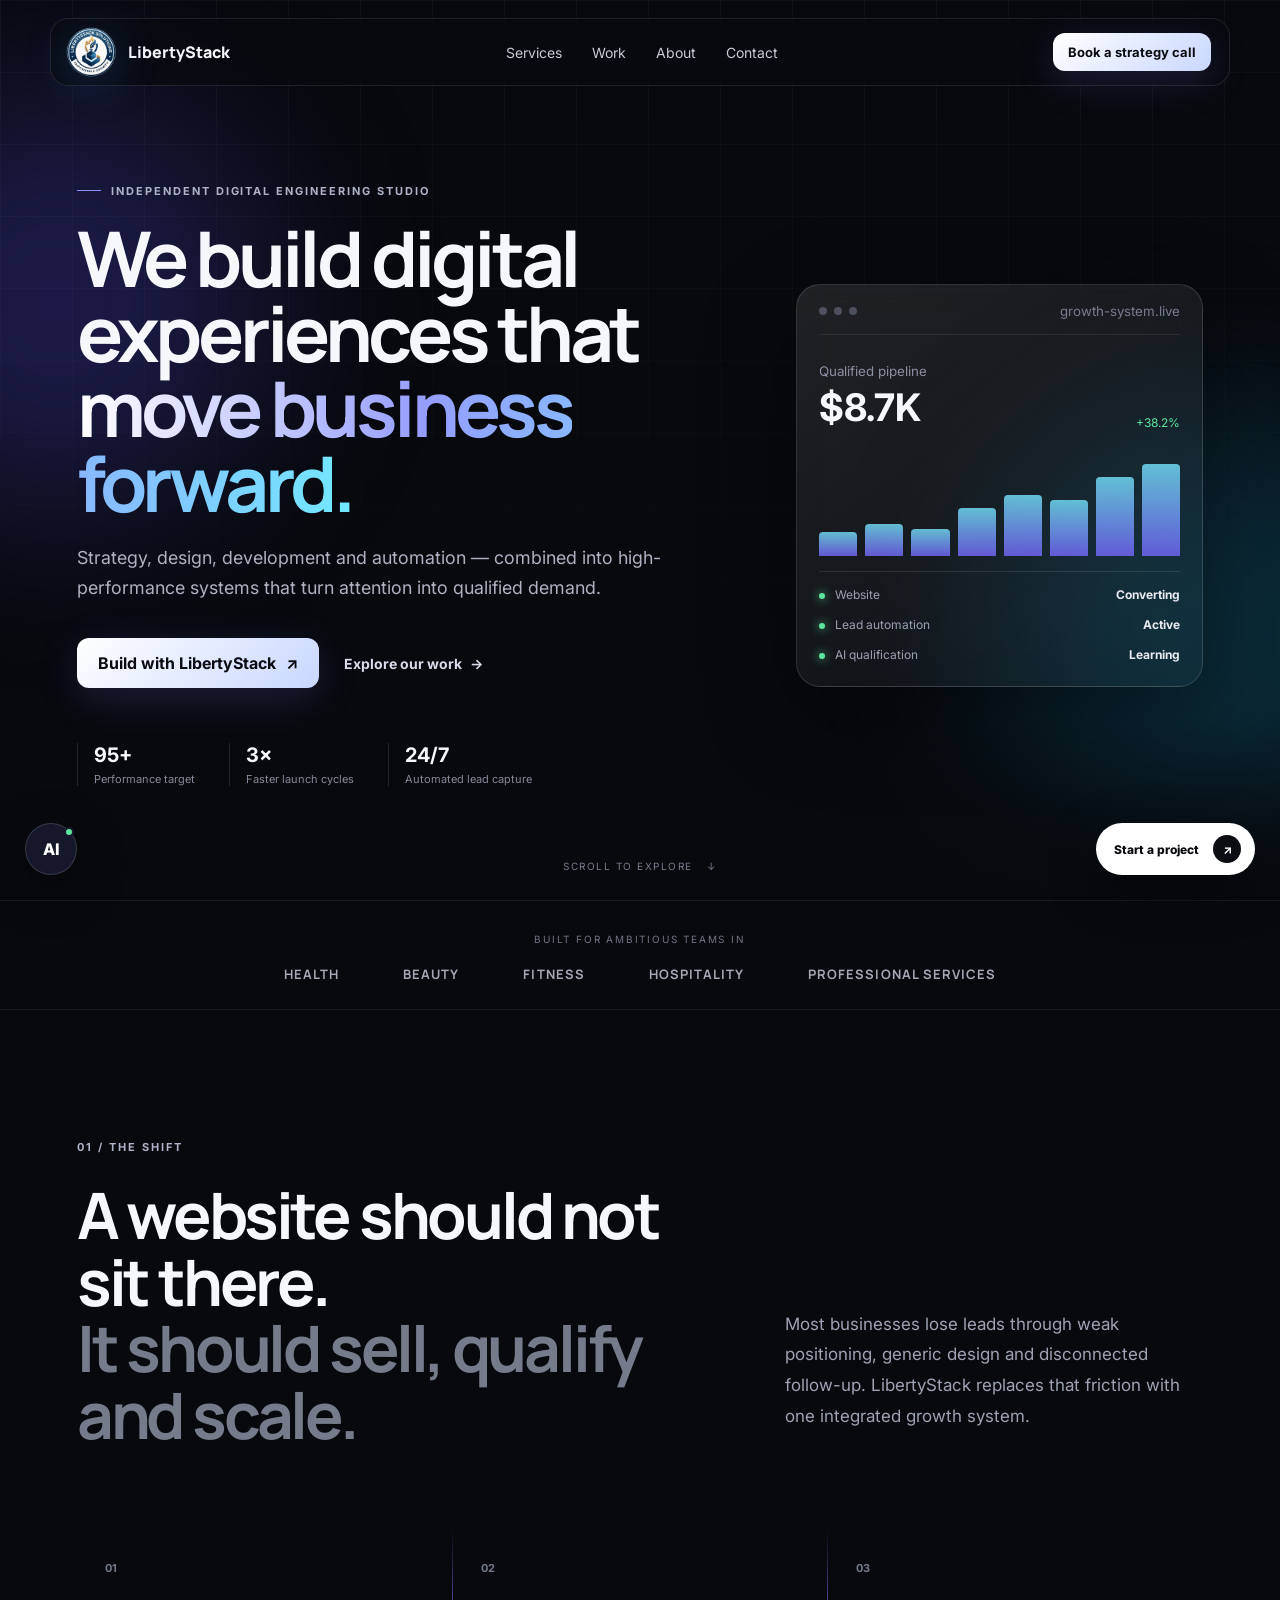
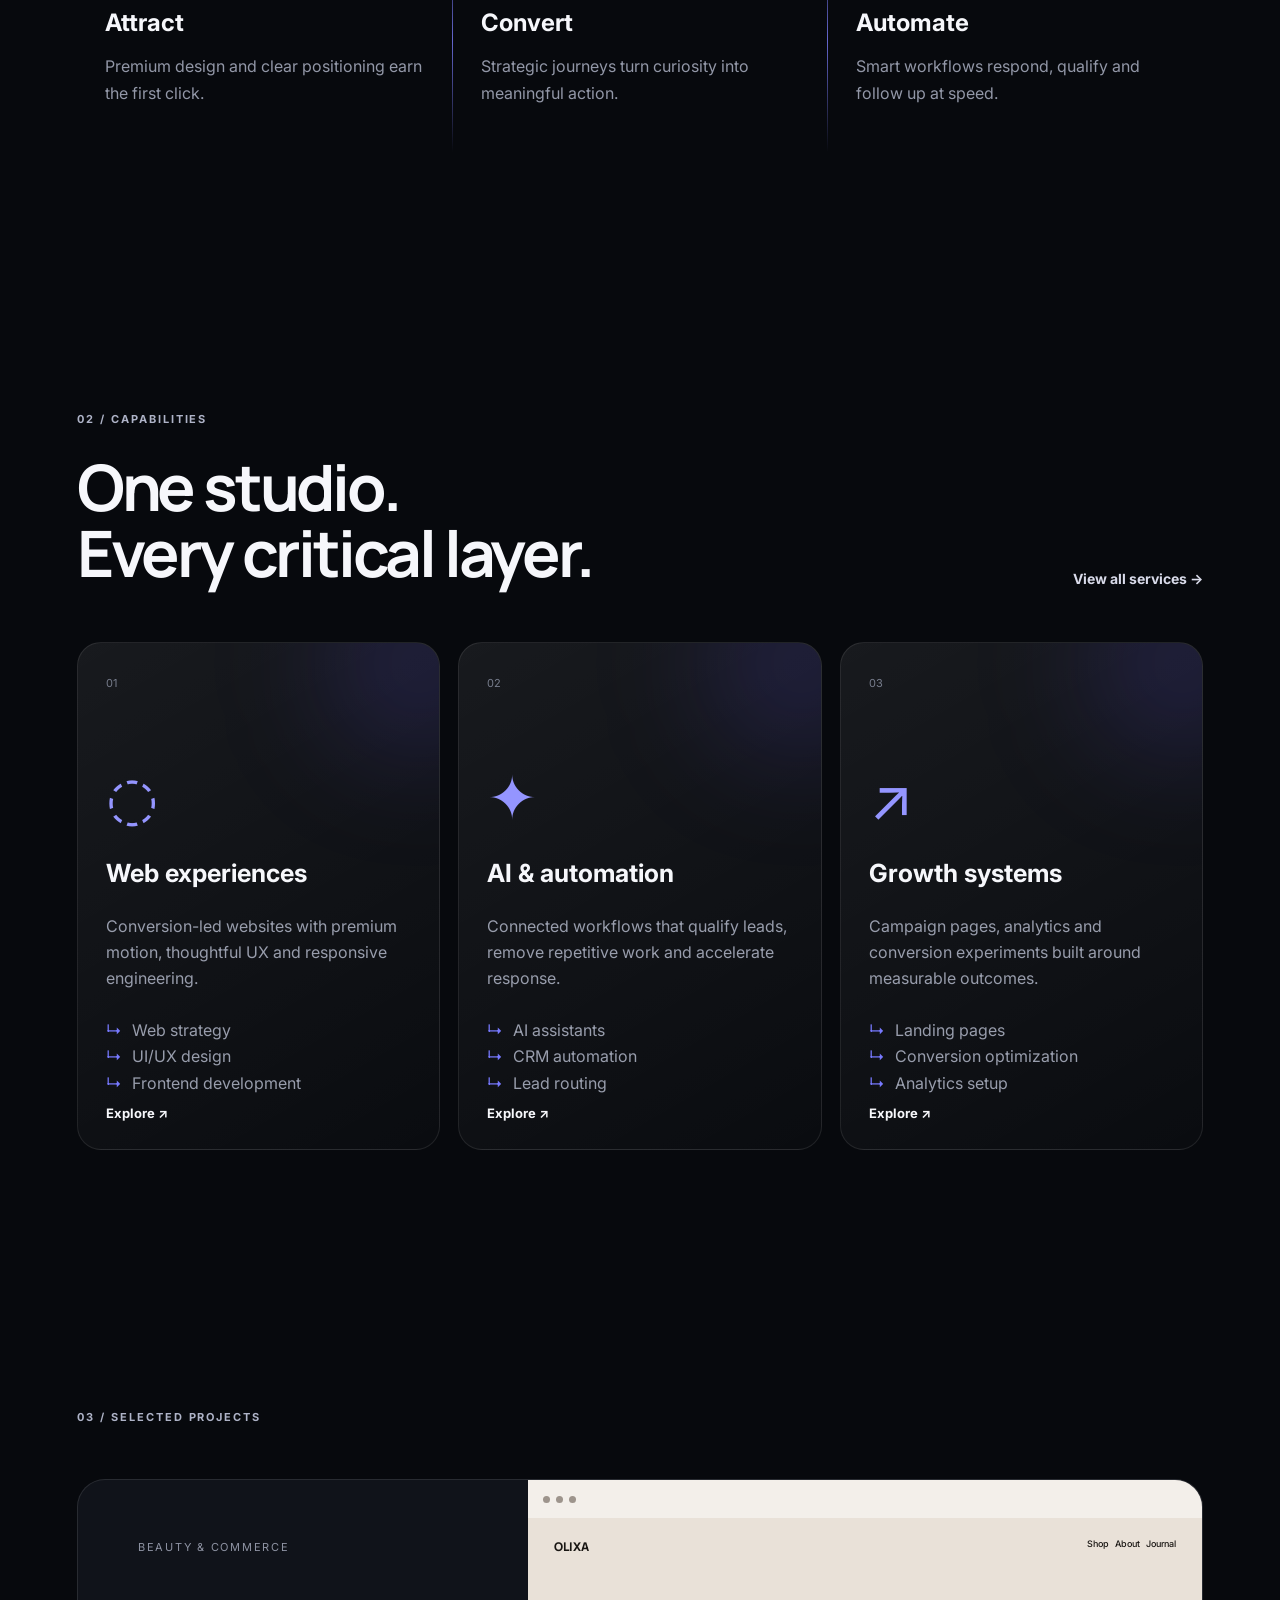
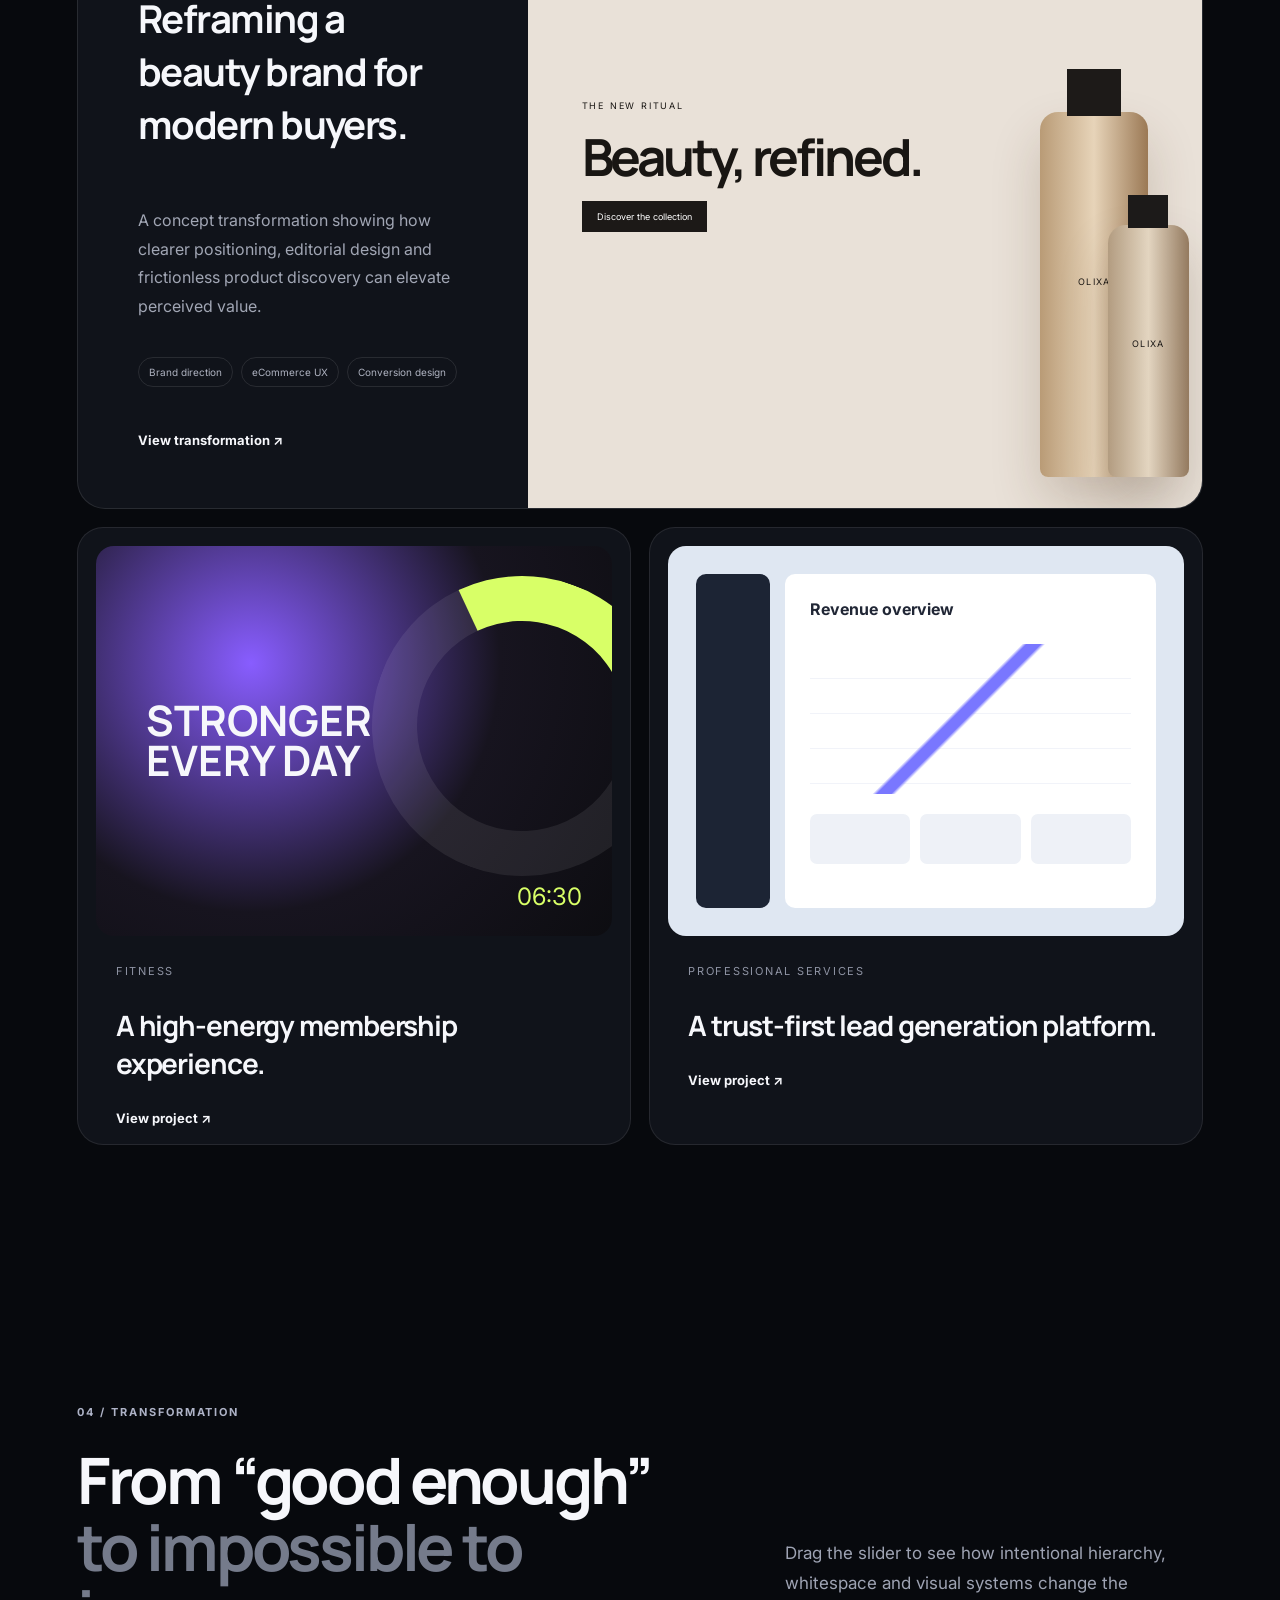
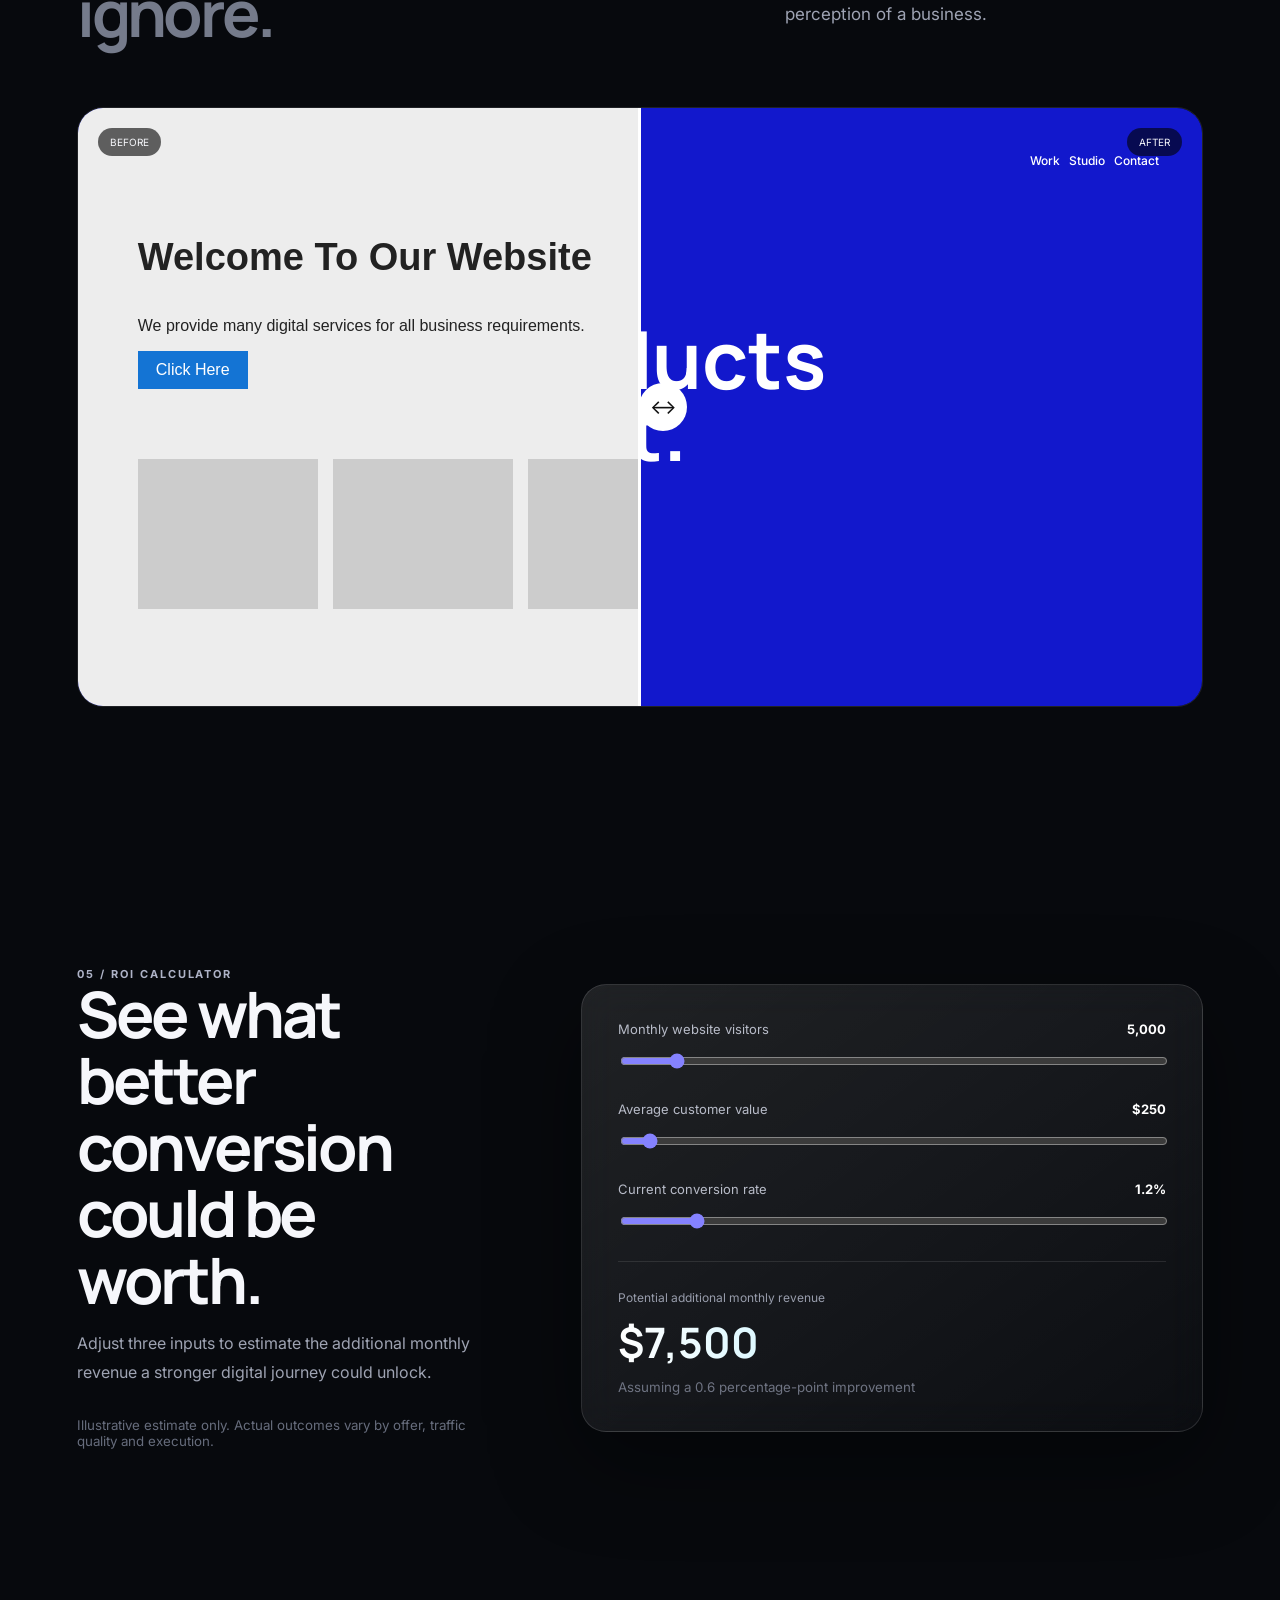
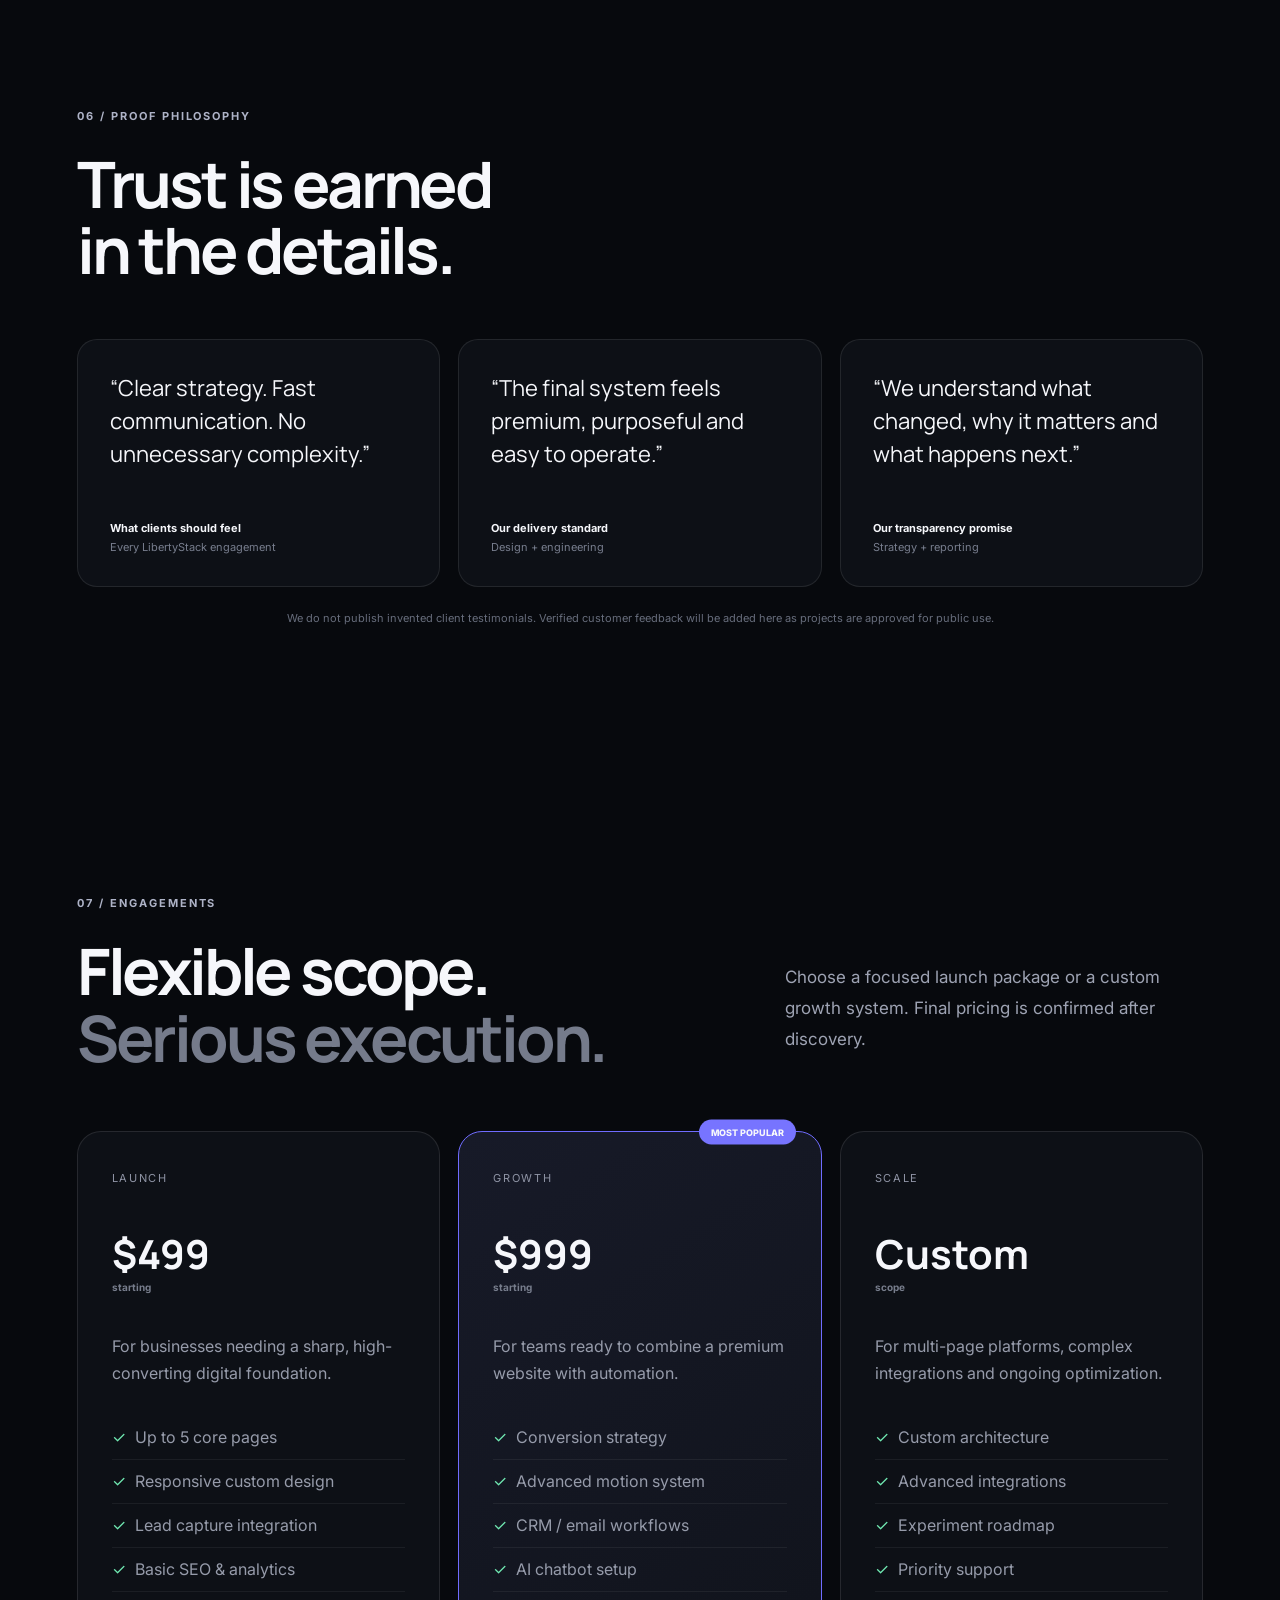
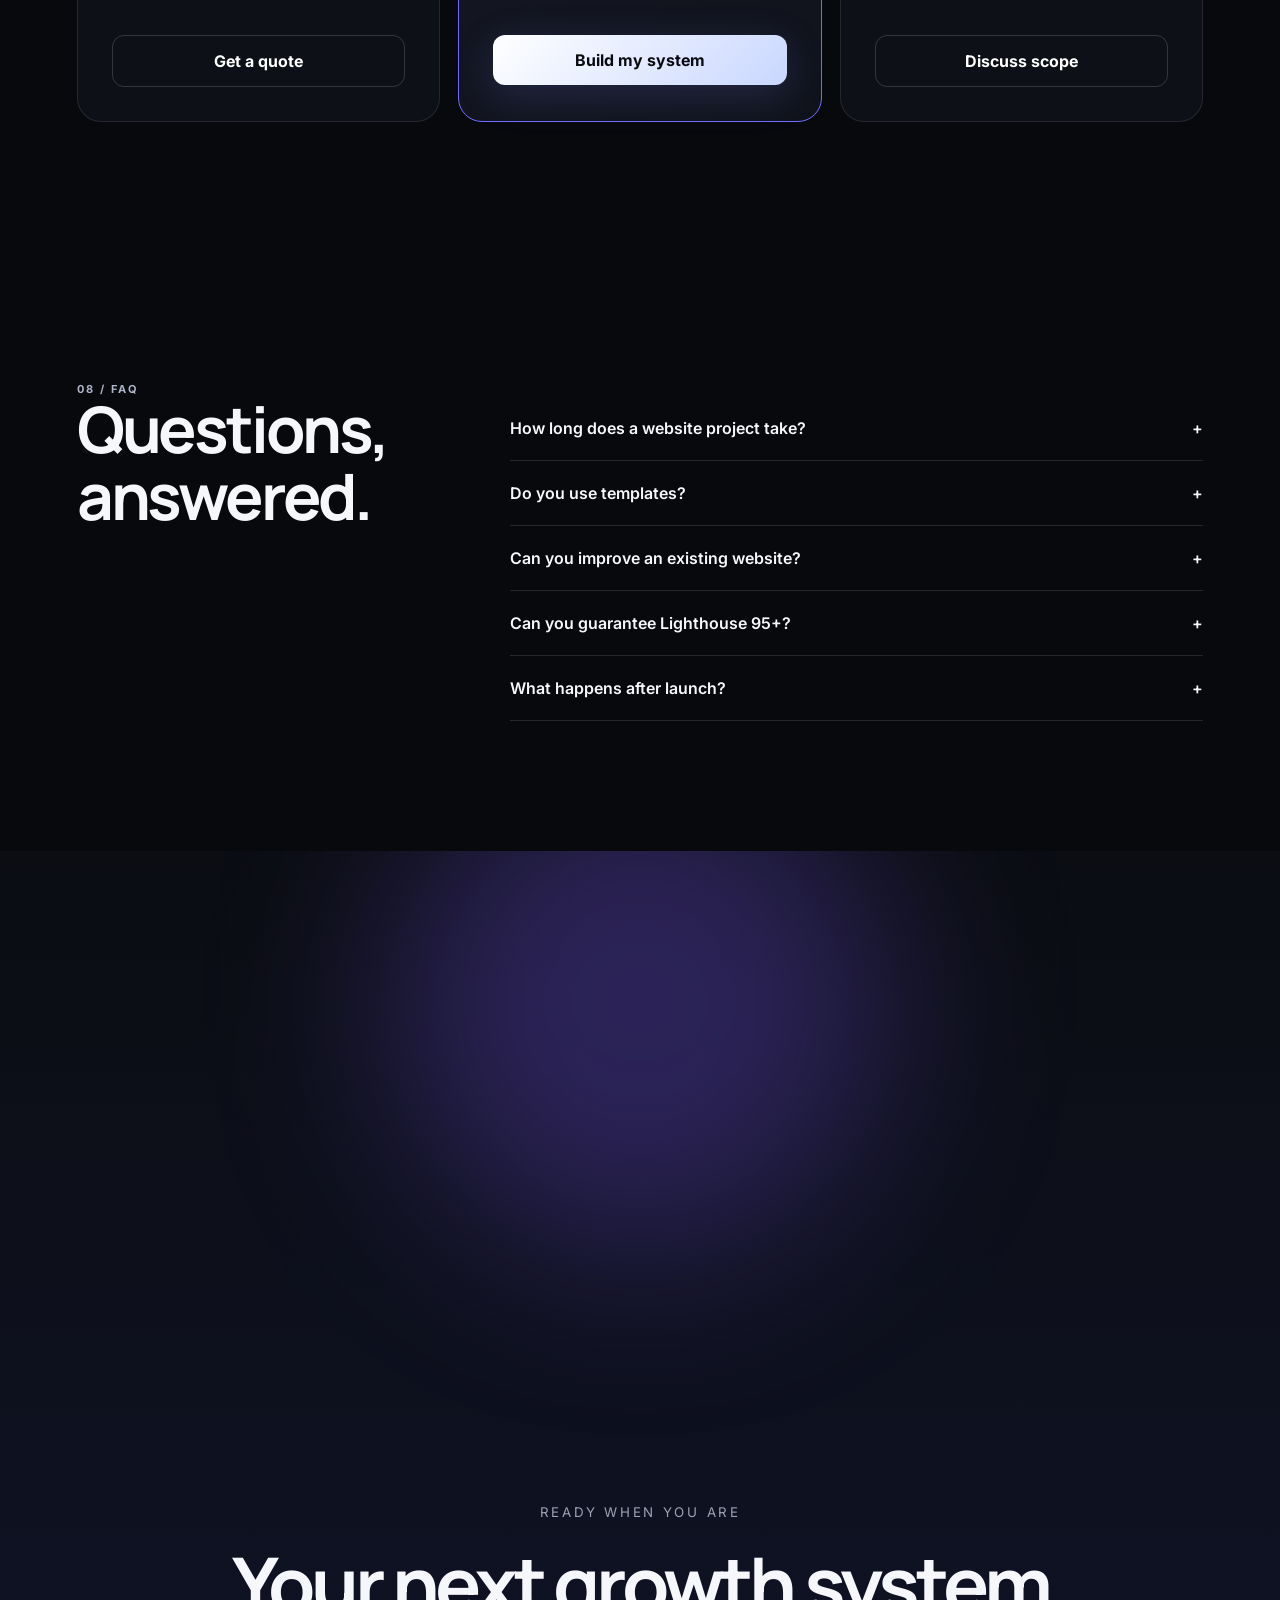
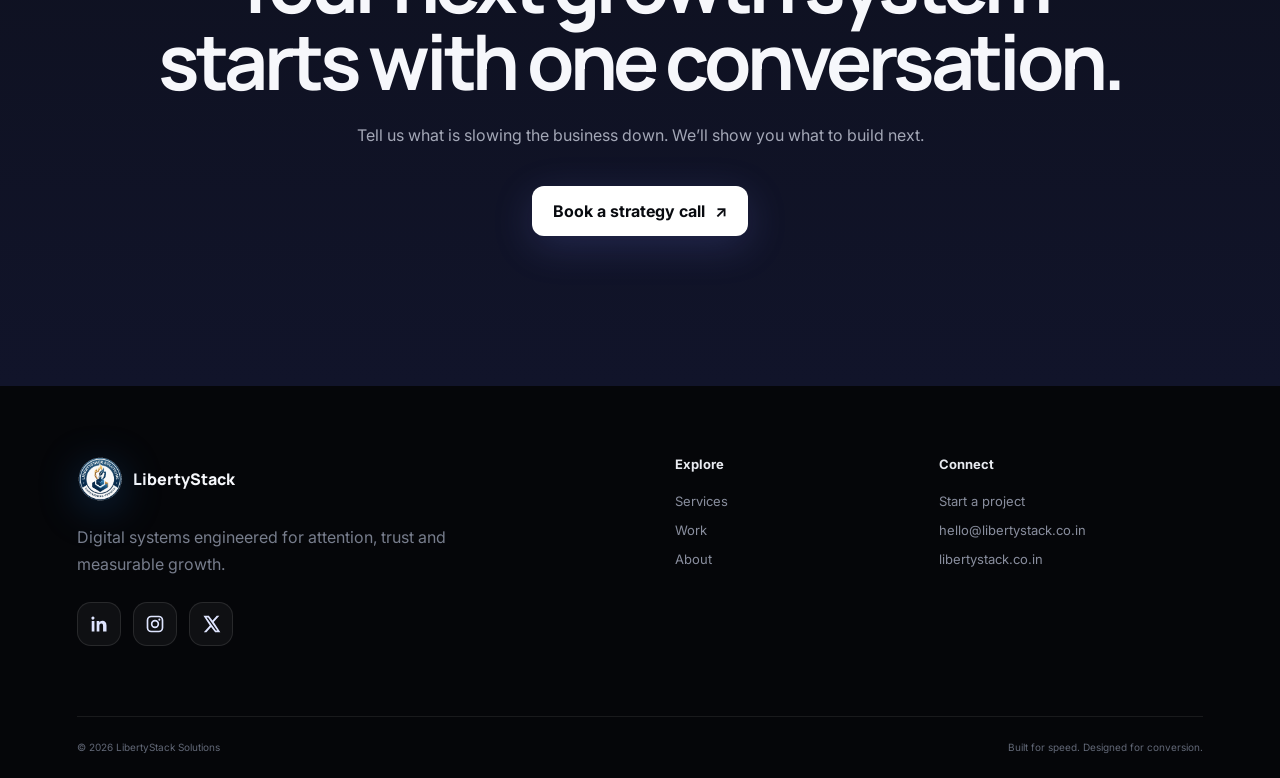
<file: index.html>
<!doctype html><html lang="en"><head><meta charset="utf-8"><meta name="viewport" content="width=device-width,initial-scale=1"><title>LibertyStack Solutions — Digital Systems That Convert</title><meta name="description" content="Premium websites, automation and digital growth systems engineered for modern businesses."><meta name="theme-color" content="#07090d"><link rel="preconnect" href="https://fonts.googleapis.com"><link rel="preconnect" href="https://fonts.gstatic.com" crossorigin><link href="https://fonts.googleapis.com/css2?family=Inter:wght@400;500;600;700;800&family=Manrope:wght@600;700;800&display=swap" rel="stylesheet"><link rel="stylesheet" href="assets/styles.css"><script type="application/ld+json">{"@context":"https://schema.org","@type":"ProfessionalService","name":"LibertyStack Solutions","url":"https://libertystack.co.in","email":"hello@libertystack.co.in","description":"Web design, development, automation and digital growth systems."}</script><script type="text/javascript">
    (function(c,l,a,r,i,t,y){
        c[a]=c[a]||function(){(c[a].q=c[a].q||[]).push(arguments)};
        t=l.createElement(r);t.async=1;t.src="https://www.clarity.ms/tag/"+i;
        y=l.getElementsByTagName(r)[0];y.parentNode.insertBefore(t,y);
    })(window, document, "clarity", "script", "xpqdxh5vmo");
</script>


<link rel="icon" type="image/png" sizes="32x32" href="/favicon.png">
<link rel="apple-touch-icon" href="/favicon.png">
</head><body><div class="page-transition"></div><header class="site-header" id="siteHeader"><a class="brand" href="index.html" aria-label="LibertyStack Solutions home"><img class="brand-logo" src="assets/libertystack-logo.png" alt="LibertyStack Solutions logo" width="52" height="52"><span>LibertyStack</span></a><nav class="desktop-nav" aria-label="Primary"><a href="services.html">Services</a><a href="work.html">Work</a><a href="about.html">About</a><a href="contact.html">Contact</a></nav><a class="button button-small desktop-cta calendly-link" href="https://calendly.com/ishant-libertystack/new-meeting" target="_blank" rel="noopener noreferrer">Book a strategy call</a><button class="menu-toggle" aria-label="Open menu" aria-expanded="false"><span></span><span></span></button></header><div class="mobile-menu" aria-hidden="true"><a href="services.html">Services</a><a href="work.html">Work</a><a href="about.html">About</a><a href="contact.html">Contact</a><a class="button calendly-link" href="https://calendly.com/ishant-libertystack/new-meeting" target="_blank" rel="noopener noreferrer">Book a strategy call</a></div><main>
<section class="hero"><canvas id="networkGlobe" aria-hidden="true"></canvas><div class="gradient-orb orb-one"></div><div class="gradient-orb orb-two"></div><div class="hero-grid"></div><div class="hero-copy reveal"><div class="eyebrow"><span></span>Independent digital engineering studio</div><h1>We build digital experiences that <em>move business forward.</em></h1><p>Strategy, design, development and automation — combined into high-performance systems that turn attention into qualified demand.</p><div class="hero-actions"><a class="button" href="contact.html#book">Build with LibertyStack <span>↗</span></a><a class="text-link" href="work.html">Explore our work <span>→</span></a></div><div class="hero-proof"><div><b>95+</b><span>Performance target</span></div><div><b>3×</b><span>Faster launch cycles</span></div><div><b>24/7</b><span>Automated lead capture</span></div></div></div><div class="hero-console glass-card tilt reveal"><div class="console-top"><span></span><span></span><span></span><small>growth-system.live</small></div><div class="console-metric"><small>Qualified pipeline</small><b>$8.7K</b><span class="positive">+38.2%</span></div><div class="mini-chart"><i style="--h:24%"></i><i style="--h:32%"></i><i style="--h:27%"></i><i style="--h:48%"></i><i style="--h:61%"></i><i style="--h:56%"></i><i style="--h:79%"></i><i style="--h:92%"></i></div><div class="console-row"><span><i class="status-dot"></i> Website</span><b>Converting</b></div><div class="console-row"><span><i class="status-dot"></i> Lead automation</span><b>Active</b></div><div class="console-row"><span><i class="status-dot"></i> AI qualification</span><b>Learning</b></div></div><div class="scroll-note">Scroll to explore <span>↓</span></div></section>
<section class="logo-strip"><span>Built for ambitious teams in</span><div><b>HEALTH</b><b>BEAUTY</b><b>FITNESS</b><b>HOSPITALITY</b><b>PROFESSIONAL SERVICES</b></div></section>
<section class="section intro-section"><div class="section-label reveal">01 / The shift</div><div class="split-heading reveal"><h2>A website should not sit there.<br><span>It should sell, qualify and scale.</span></h2><p>Most businesses lose leads through weak positioning, generic design and disconnected follow-up. LibertyStack replaces that friction with one integrated growth system.</p></div><div class="system-track reveal"><div class="system-node"><b>01</b><h3>Attract</h3><p>Premium design and clear positioning earn the first click.</p></div><div class="system-line"></div><div class="system-node"><b>02</b><h3>Convert</h3><p>Strategic journeys turn curiosity into meaningful action.</p></div><div class="system-line"></div><div class="system-node"><b>03</b><h3>Automate</h3><p>Smart workflows respond, qualify and follow up at speed.</p></div></div></section>
<section class="section services-preview"><div class="section-label reveal">02 / Capabilities</div><div class="section-head reveal"><h2>One studio.<br>Every critical layer.</h2><a class="text-link" href="services.html">View all services →</a></div><div class="service-grid"><article class="service-card tilt reveal"><span class="service-number">01</span><div class="service-icon">◌</div><h3>Web experiences</h3><p>Conversion-led websites with premium motion, thoughtful UX and responsive engineering.</p><ul><li>Web strategy</li><li>UI/UX design</li><li>Frontend development</li></ul><a href="services.html#web">Explore <span>↗</span></a></article><article class="service-card tilt reveal"><span class="service-number">02</span><div class="service-icon">✦</div><h3>AI & automation</h3><p>Connected workflows that qualify leads, remove repetitive work and accelerate response.</p><ul><li>AI assistants</li><li>CRM automation</li><li>Lead routing</li></ul><a href="services.html#automation">Explore <span>↗</span></a></article><article class="service-card tilt reveal"><span class="service-number">03</span><div class="service-icon">↗</div><h3>Growth systems</h3><p>Campaign pages, analytics and conversion experiments built around measurable outcomes.</p><ul><li>Landing pages</li><li>Conversion optimization</li><li>Analytics setup</li></ul><a href="services.html#growth">Explore <span>↗</span></a></article></div></section>
<section class="section showcase"><div class="section-label reveal">03 / Selected projects</div><div class="project project-large reveal"><div class="project-copy"><span>Beauty & commerce</span><h3>Reframing a beauty brand for modern buyers.</h3><p>A concept transformation showing how clearer positioning, editorial design and frictionless product discovery can elevate perceived value.</p><div class="tag-row"><i>Brand direction</i><i>eCommerce UX</i><i>Conversion design</i></div><a href="work.html">View transformation ↗</a></div><div class="browser-mock beauty-mock"><div class="browser-bar"><i></i><i></i><i></i></div><div class="mock-nav">OLIXA <span>Shop&nbsp;&nbsp; About&nbsp;&nbsp; Journal</span></div><div class="mock-beauty-copy"><small>THE NEW RITUAL</small><b>Beauty, refined.</b><button>Discover the collection</button></div><div class="bottle b1"></div><div class="bottle b2"></div></div></div><div class="project-pair"><article class="project-small reveal"><div class="fitness-visual"><div class="fitness-ring"></div><b>STRONGER<br>EVERY DAY</b><span>06:30</span></div><span>Fitness</span><h3>A high-energy membership experience.</h3><a href="work.html">View project ↗</a></article><article class="project-small reveal"><div class="dashboard-visual"><div class="dash-side"></div><div class="dash-main"><b>Revenue overview</b><div class="dash-chart"></div><div class="dash-boxes"><i></i><i></i><i></i></div></div></div><span>Professional services</span><h3>A trust-first lead generation platform.</h3><a href="work.html">View project ↗</a></article></div></section>
<section class="section comparison"><div class="section-label reveal">04 / Transformation</div><div class="split-heading reveal"><h2>From “good enough”<br><span>to impossible to ignore.</span></h2><p>Drag the slider to see how intentional hierarchy, whitespace and visual systems change the perception of a business.</p></div><div class="before-after reveal" data-before-after><div class="after-panel"><div class="after-site"><nav>MODERNFORM <span>Work&nbsp;&nbsp; Studio&nbsp;&nbsp; Contact</span></nav><div><small>BUILT FOR MOMENTUM</small><h3>Digital products<br>with impact.</h3><button>Start a project</button></div></div></div><div class="before-panel"><div class="before-site"><h3>Welcome To Our Website</h3><p>We provide many digital services for all business requirements.</p><button>Click Here</button><div class="old-boxes"><i></i><i></i><i></i></div></div></div><div class="ba-handle"><span>↔</span></div><span class="ba-label before-label">Before</span><span class="ba-label after-label">After</span></div></section>
<section class="section calculator-section"><div class="calculator-copy reveal"><div class="section-label">05 / ROI calculator</div><h2>See what better conversion could be worth.</h2><p>Adjust three inputs to estimate the additional monthly revenue a stronger digital journey could unlock.</p><small>Illustrative estimate only. Actual outcomes vary by offer, traffic quality and execution.</small></div><div class="roi-card glass-card reveal"><label>Monthly website visitors <output id="visitorsOut">5,000</output><input id="visitors" type="range" min="500" max="50000" step="500" value="5000"></label><label>Average customer value <output id="valueOut">$260</output><input id="customerValue" type="range" min="50" max="5000" step="50" value="260"></label><label>Current conversion rate <output id="conversionOut">1.2%</output><input id="conversion" type="range" min="0.2" max="8" step="0.1" value="1.2"></label><div class="roi-result"><span>Potential additional monthly revenue</span><b id="roiResult">$7,800</b><small>Assuming a 0.6 percentage-point improvement</small></div></div></section>
<section class="section testimonials"><div class="section-label reveal">06 / Proof philosophy</div><div class="section-head reveal"><h2>Trust is earned<br>in the details.</h2></div><div class="testimonial-grid"><blockquote class="reveal"><p>“Clear strategy. Fast communication. No unnecessary complexity.”</p><footer><b>What clients should feel</b><span>Every LibertyStack engagement</span></footer></blockquote><blockquote class="reveal"><p>“The final system feels premium, purposeful and easy to operate.”</p><footer><b>Our delivery standard</b><span>Design + engineering</span></footer></blockquote><blockquote class="reveal"><p>“We understand what changed, why it matters and what happens next.”</p><footer><b>Our transparency promise</b><span>Strategy + reporting</span></footer></blockquote></div><p class="honesty-note reveal">We do not publish invented client testimonials. Verified customer feedback will be added here as projects are approved for public use.</p></section>
<section class="section pricing"><div class="section-label reveal">07 / Engagements</div><div class="split-heading reveal"><h2>Flexible scope.<br><span>Serious execution.</span></h2><p>Choose a focused launch package or a custom growth system. Final pricing is confirmed after discovery.</p></div><div class="pricing-grid"><article class="price-card reveal"><span>Launch</span><h3>$499<small>starting</small></h3><p>For businesses needing a sharp, high-converting digital foundation.</p><ul><li>Up to 5 core pages</li><li>Responsive custom design</li><li>Lead capture integration</li><li>Basic SEO & analytics</li></ul><a class="button button-outline" href="contact.html?package=launch">Get a quote</a></article><article class="price-card featured reveal"><div class="popular">Most popular</div><span>Growth</span><h3>$999<small>starting</small></h3><p>For teams ready to combine a premium website with automation.</p><ul><li>Conversion strategy</li><li>Advanced motion system</li><li>CRM / email workflows</li><li>AI chatbot setup</li></ul><a class="button" href="contact.html?package=growth">Build my system</a></article><article class="price-card reveal"><span>Scale</span><h3>Custom<small>scope</small></h3><p>For multi-page platforms, complex integrations and ongoing optimization.</p><ul><li>Custom architecture</li><li>Advanced integrations</li><li>Experiment roadmap</li><li>Priority support</li></ul><a class="button button-outline" href="contact.html?package=scale">Discuss scope</a></article></div></section>
<section class="section faq"><div class="section-label reveal">08 / FAQ</div><div class="faq-layout"><h2 class="reveal">Questions,<br>answered.</h2><div class="accordion reveal"><details><summary>How long does a website project take?<span>+</span></summary><p>Focused websites typically take 3–6 weeks. Larger platforms and automation systems are scoped around complexity, integrations and approval speed.</p></details><details><summary>Do you use templates?<span>+</span></summary><p>We may use proven technical foundations, but the strategy, interface, content hierarchy and visual system are shaped around your business.</p></details><details><summary>Can you improve an existing website?<span>+</span></summary><p>Yes. We can redesign the complete experience or improve high-impact pages, conversion paths, performance and automation in phases.</p></details><details><summary>Can you guarantee Lighthouse 95+?<span>+</span></summary><p>We engineer toward 95+ using lightweight assets, semantic code and careful loading. Scores can vary by hosting, third-party scripts, device and network conditions.</p></details><details><summary>What happens after launch?<span>+</span></summary><p>You receive handover guidance, deployment support and an optional optimization plan for ongoing content, experiments and automation.</p></details></div></div></section>
<section class="final-cta"><div class="gradient-orb orb-three"></div><small class="reveal">READY WHEN YOU ARE</small><h2 class="reveal">Your next growth system<br>starts with one conversation.</h2><p class="reveal">Tell us what is slowing the business down. We’ll show you what to build next.</p><a class="button button-light reveal calendly-link" href="https://calendly.com/ishant-libertystack/new-meeting" target="_blank" rel="noopener noreferrer">Book a strategy call <span>↗</span></a></section>
</main><footer class="footer"><div><a class="brand" href="index.html"><img class="brand-logo" src="assets/libertystack-logo.png" alt="LibertyStack Solutions logo" width="52" height="52"><span>LibertyStack</span></a><p>Digital systems engineered for attention, trust and measurable growth.</p><div class="social-links" aria-label="Social media links">
<a class="social-icon" href="https://www.linkedin.com/in/ishant-kumar-sharma" target="_blank" rel="noopener noreferrer" aria-label="LinkedIn">
<svg viewBox="0 0 24 24" aria-hidden="true"><path d="M6.5 8.25H3.25V21H6.5V8.25ZM4.88 3A1.88 1.88 0 1 0 4.88 6.75 1.88 1.88 0 0 0 4.88 3ZM21 13.69C21 9.85 18.95 8.06 16.21 8.06c-2.21 0-3.2 1.22-3.75 2.07V8.25H9.21V21h3.25v-6.31c0-1.66.31-3.27 2.37-3.27 2.03 0 2.06 1.9 2.06 3.38V21H21v-7.31Z"/></svg>
</a>
<a class="social-icon" href="https://www.instagram.com/_scott_0320?igsh=MTJ5cDVhOWIwY25hOA%3D%3D" target="_blank" rel="noopener noreferrer" aria-label="Instagram">
<svg viewBox="0 0 24 24" aria-hidden="true"><path d="M7.5 2h9A5.5 5.5 0 0 1 22 7.5v9a5.5 5.5 0 0 1-5.5 5.5h-9A5.5 5.5 0 0 1 2 16.5v-9A5.5 5.5 0 0 1 7.5 2Zm0 2A3.5 3.5 0 0 0 4 7.5v9A3.5 3.5 0 0 0 7.5 20h9a3.5 3.5 0 0 0 3.5-3.5v-9A3.5 3.5 0 0 0 16.5 4h-9Zm9.75 1.5a1.25 1.25 0 1 1 0 2.5 1.25 1.25 0 0 1 0-2.5ZM12 7a5 5 0 1 1 0 10 5 5 0 0 1 0-10Zm0 2a3 3 0 1 0 0 6 3 3 0 0 0 0-6Z"/></svg>
</a>
<a class="social-icon" href="https://x.com/IshantS29500977" target="_blank" rel="noopener noreferrer" aria-label="X">
<svg viewBox="0 0 24 24" aria-hidden="true"><path d="M18.9 2H22l-6.77 7.74L23.2 22h-6.24l-4.89-6.39L6.48 22H3.36l7.26-8.3L2.98 2h6.4l4.42 5.84L18.9 2Zm-1.1 17.84h1.72L8.44 4.05H6.6L17.8 19.84Z"/></svg>
</a>
</div></div><div class="footer-links"><div><strong>Explore</strong><a href="services.html">Services</a><a href="work.html">Work</a><a href="about.html">About</a></div><div><strong>Connect</strong><a href="contact.html">Start a project</a><a href="mailto:hello@libertystack.co.in">hello@libertystack.co.in</a><a href="https://libertystack.co.in">libertystack.co.in</a></div></div><div class="footer-bottom"><span>© <span data-year></span> LibertyStack Solutions</span><span>Built for speed. Designed for conversion.</span></div></footer><a class="sticky-cta" href="contact.html#book"><span>Start a project</span><b>↗</b></a><button class="chat-launcher" aria-label="Open AI assistant"><span class="pulse"></span>AI</button><section class="chat-panel" aria-label="LibertyStack AI assistant" aria-hidden="true"><div class="chat-head"><div><b>Liberty AI</b><small>Usually replies instantly</small></div><button class="chat-close" aria-label="Close chat">×</button></div><div class="chat-messages"><div class="bot-message">Hi — I can recommend a service, estimate a budget, or help you book a call.</div></div><div class="chat-quick"><button data-chat="services">Recommend a service</button><button data-chat="budget">Estimate a budget</button><button data-chat="call">Book a call</button></div><form class="chat-form"><input aria-label="Your message" placeholder="Ask anything…"><button aria-label="Send">↑</button></form></section><script src="assets/main.js" defer></script></body></html>
</file>
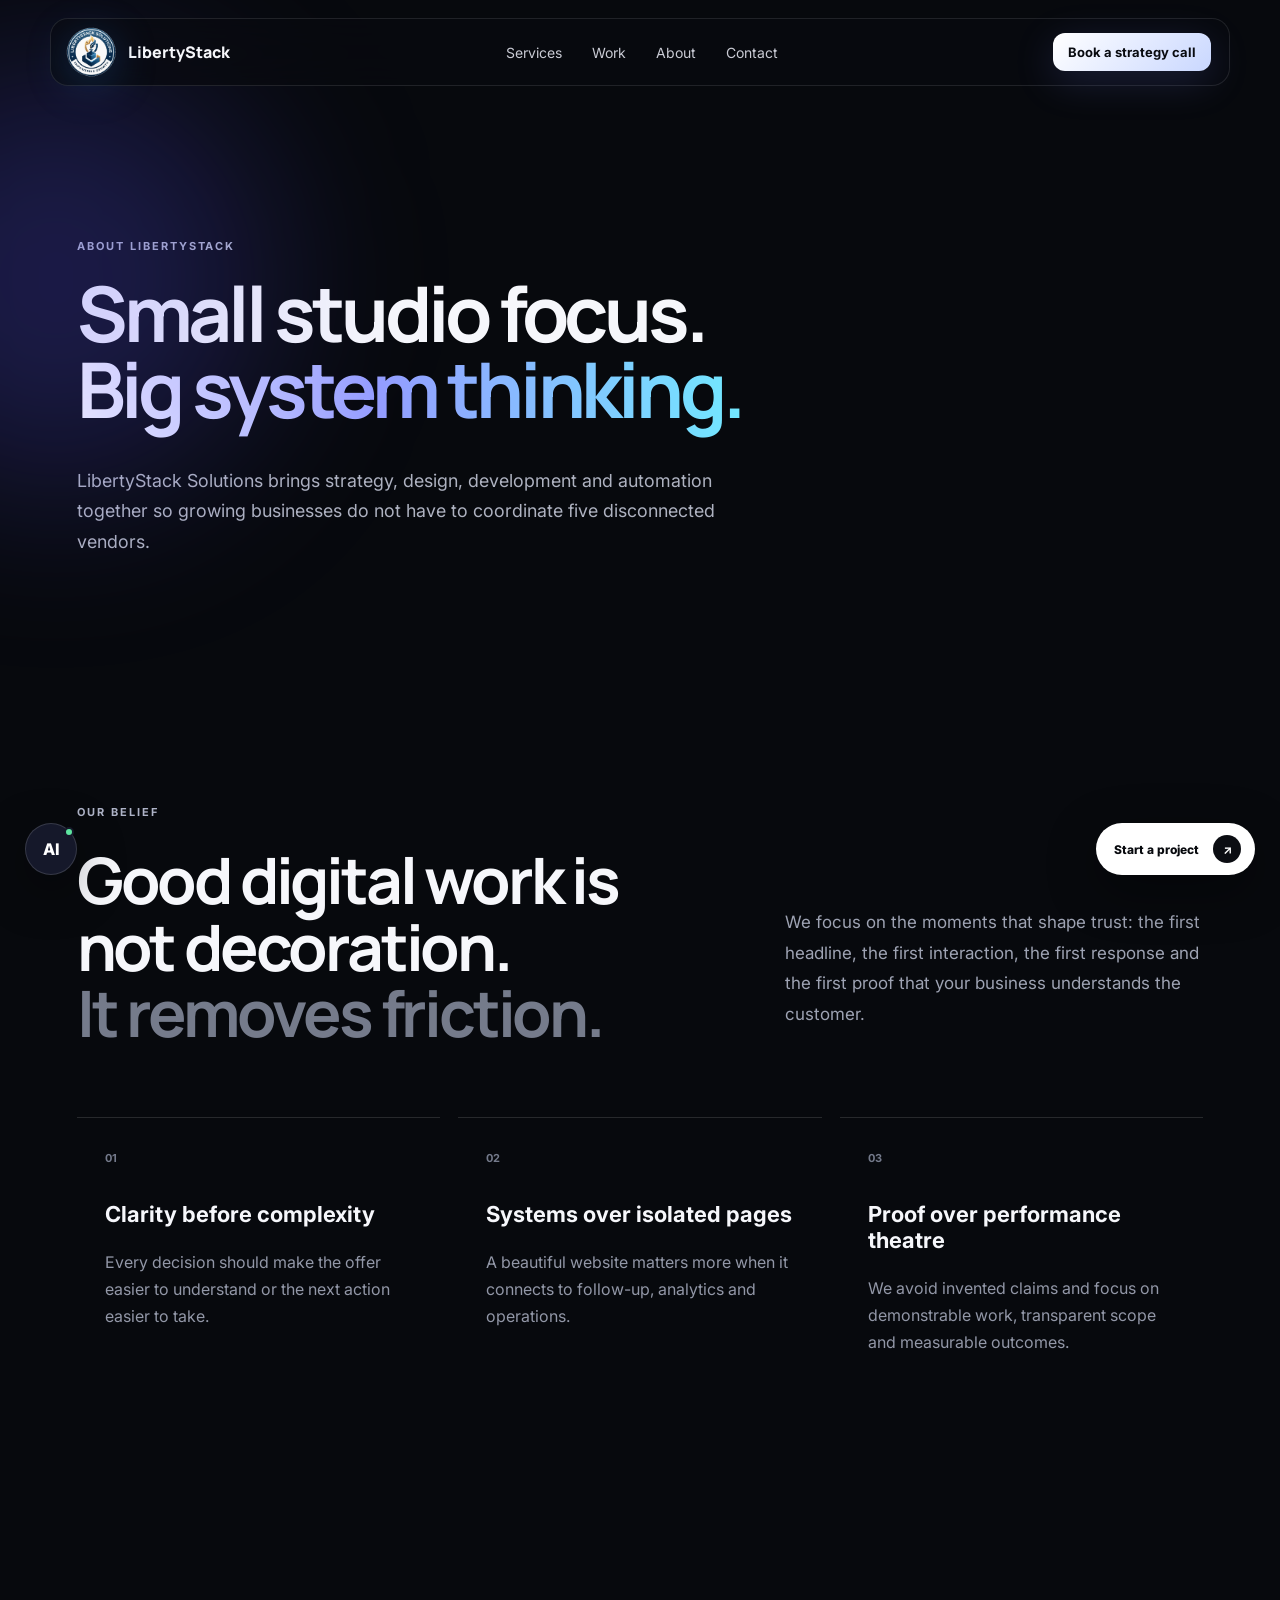
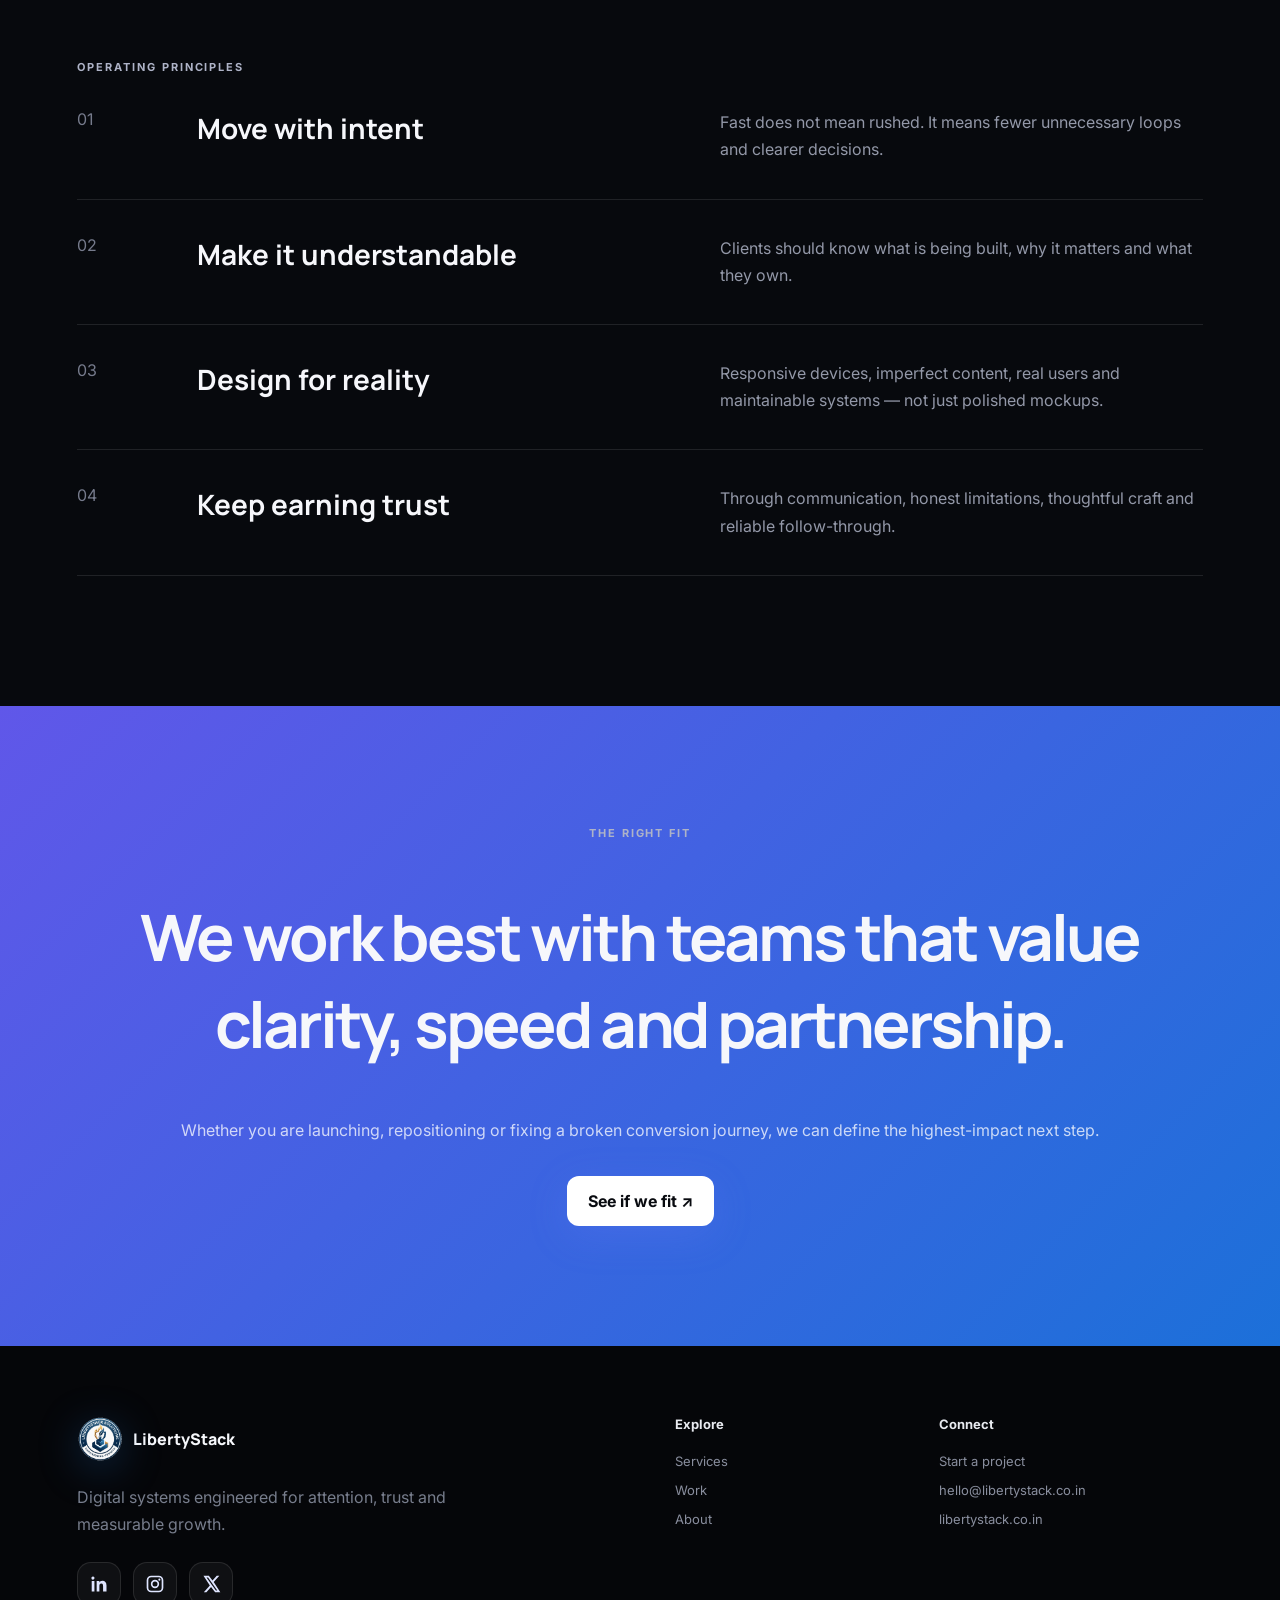
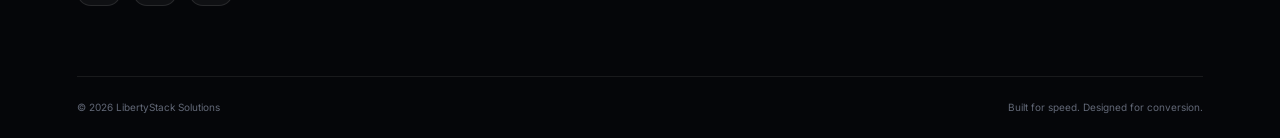
<file: about.html>
<!doctype html><html lang="en"><head><meta charset="utf-8"><meta name="viewport" content="width=device-width,initial-scale=1"><title>About — LibertyStack Solutions</title><meta name="description" content="Learn about LibertyStack Solutions and our approach to strategy, design and digital engineering."><meta name="theme-color" content="#07090d"><link rel="preconnect" href="https://fonts.googleapis.com"><link rel="preconnect" href="https://fonts.gstatic.com" crossorigin><link href="https://fonts.googleapis.com/css2?family=Inter:wght@400;500;600;700;800&family=Manrope:wght@600;700;800&display=swap" rel="stylesheet"><link rel="stylesheet" href="assets/styles.css"><script type="application/ld+json">{"@context":"https://schema.org","@type":"ProfessionalService","name":"LibertyStack Solutions","url":"https://libertystack.co.in","email":"hello@libertystack.co.in","description":"Web design, development, automation and digital growth systems."}</script><script type="text/javascript">
    (function(c,l,a,r,i,t,y){
        c[a]=c[a]||function(){(c[a].q=c[a].q||[]).push(arguments)};
        t=l.createElement(r);t.async=1;t.src="https://www.clarity.ms/tag/"+i;
        y=l.getElementsByTagName(r)[0];y.parentNode.insertBefore(t,y);
    })(window, document, "clarity", "script", "xpqdxh5vmo");
</script>


<link rel="icon" type="image/png" sizes="32x32" href="/favicon.png">
<link rel="apple-touch-icon" href="/favicon.png">
</head><body><div class="page-transition"></div><header class="site-header" id="siteHeader"><a class="brand" href="index.html" aria-label="LibertyStack Solutions home"><img class="brand-logo" src="assets/libertystack-logo.png" alt="LibertyStack Solutions logo" width="52" height="52"><span>LibertyStack</span></a><nav class="desktop-nav" aria-label="Primary"><a href="services.html">Services</a><a href="work.html">Work</a><a href="about.html">About</a><a href="contact.html">Contact</a></nav><a class="button button-small desktop-cta calendly-link" href="https://calendly.com/ishant-libertystack/new-meeting" target="_blank" rel="noopener noreferrer">Book a strategy call</a><button class="menu-toggle" aria-label="Open menu" aria-expanded="false"><span></span><span></span></button></header><div class="mobile-menu" aria-hidden="true"><a href="services.html">Services</a><a href="work.html">Work</a><a href="about.html">About</a><a href="contact.html">Contact</a><a class="button calendly-link" href="https://calendly.com/ishant-libertystack/new-meeting" target="_blank" rel="noopener noreferrer">Book a strategy call</a></div><main><section class="page-hero"><div class="gradient-orb orb-one"></div><div class="eyebrow">About LibertyStack</div><h1>Small studio focus.<br><em>Big system thinking.</em></h1><p>LibertyStack Solutions brings strategy, design, development and automation together so growing businesses do not have to coordinate five disconnected vendors.</p></section><section class="section about-story"><div class="section-label">Our belief</div><div class="split-heading"><h2>Good digital work is not decoration.<br><span>It removes friction.</span></h2><p>We focus on the moments that shape trust: the first headline, the first interaction, the first response and the first proof that your business understands the customer.</p></div><div class="belief-grid"><article><b>01</b><h3>Clarity before complexity</h3><p>Every decision should make the offer easier to understand or the next action easier to take.</p></article><article><b>02</b><h3>Systems over isolated pages</h3><p>A beautiful website matters more when it connects to follow-up, analytics and operations.</p></article><article><b>03</b><h3>Proof over performance theatre</h3><p>We avoid invented claims and focus on demonstrable work, transparent scope and measurable outcomes.</p></article></div></section><section class="section values"><div class="section-label">Operating principles</div><div class="value-row"><span>01</span><h3>Move with intent</h3><p>Fast does not mean rushed. It means fewer unnecessary loops and clearer decisions.</p></div><div class="value-row"><span>02</span><h3>Make it understandable</h3><p>Clients should know what is being built, why it matters and what they own.</p></div><div class="value-row"><span>03</span><h3>Design for reality</h3><p>Responsive devices, imperfect content, real users and maintainable systems — not just polished mockups.</p></div><div class="value-row"><span>04</span><h3>Keep earning trust</h3><p>Through communication, honest limitations, thoughtful craft and reliable follow-through.</p></div></section><section class="process-band"><div class="section-label">The right fit</div><h2>We work best with teams that value clarity, speed and partnership.</h2><p>Whether you are launching, repositioning or fixing a broken conversion journey, we can define the highest-impact next step.</p><a class="button button-light" href="contact.html">See if we fit ↗</a></section></main><footer class="footer"><div><a class="brand" href="index.html"><img class="brand-logo" src="assets/libertystack-logo.png" alt="LibertyStack Solutions logo" width="52" height="52"><span>LibertyStack</span></a><p>Digital systems engineered for attention, trust and measurable growth.</p><div class="social-links" aria-label="Social media links">
<a class="social-icon" href="https://www.linkedin.com/in/ishant-kumar-sharma" target="_blank" rel="noopener noreferrer" aria-label="LinkedIn">
<svg viewBox="0 0 24 24" aria-hidden="true"><path d="M6.5 8.25H3.25V21H6.5V8.25ZM4.88 3A1.88 1.88 0 1 0 4.88 6.75 1.88 1.88 0 0 0 4.88 3ZM21 13.69C21 9.85 18.95 8.06 16.21 8.06c-2.21 0-3.2 1.22-3.75 2.07V8.25H9.21V21h3.25v-6.31c0-1.66.31-3.27 2.37-3.27 2.03 0 2.06 1.9 2.06 3.38V21H21v-7.31Z"/></svg>
</a>
<a class="social-icon" href="https://www.instagram.com/_scott_0320?igsh=MTJ5cDVhOWIwY25hOA%3D%3D" target="_blank" rel="noopener noreferrer" aria-label="Instagram">
<svg viewBox="0 0 24 24" aria-hidden="true"><path d="M7.5 2h9A5.5 5.5 0 0 1 22 7.5v9a5.5 5.5 0 0 1-5.5 5.5h-9A5.5 5.5 0 0 1 2 16.5v-9A5.5 5.5 0 0 1 7.5 2Zm0 2A3.5 3.5 0 0 0 4 7.5v9A3.5 3.5 0 0 0 7.5 20h9a3.5 3.5 0 0 0 3.5-3.5v-9A3.5 3.5 0 0 0 16.5 4h-9Zm9.75 1.5a1.25 1.25 0 1 1 0 2.5 1.25 1.25 0 0 1 0-2.5ZM12 7a5 5 0 1 1 0 10 5 5 0 0 1 0-10Zm0 2a3 3 0 1 0 0 6 3 3 0 0 0 0-6Z"/></svg>
</a>
<a class="social-icon" href="https://x.com/IshantS29500977" target="_blank" rel="noopener noreferrer" aria-label="X">
<svg viewBox="0 0 24 24" aria-hidden="true"><path d="M18.9 2H22l-6.77 7.74L23.2 22h-6.24l-4.89-6.39L6.48 22H3.36l7.26-8.3L2.98 2h6.4l4.42 5.84L18.9 2Zm-1.1 17.84h1.72L8.44 4.05H6.6L17.8 19.84Z"/></svg>
</a>
</div></div><div class="footer-links"><div><strong>Explore</strong><a href="services.html">Services</a><a href="work.html">Work</a><a href="about.html">About</a></div><div><strong>Connect</strong><a href="contact.html">Start a project</a><a href="mailto:hello@libertystack.co.in">hello@libertystack.co.in</a><a href="https://libertystack.co.in">libertystack.co.in</a></div></div><div class="footer-bottom"><span>© <span data-year></span> LibertyStack Solutions</span><span>Built for speed. Designed for conversion.</span></div></footer><a class="sticky-cta" href="contact.html#book"><span>Start a project</span><b>↗</b></a><button class="chat-launcher" aria-label="Open AI assistant"><span class="pulse"></span>AI</button><section class="chat-panel" aria-label="LibertyStack AI assistant" aria-hidden="true"><div class="chat-head"><div><b>Liberty AI</b><small>Usually replies instantly</small></div><button class="chat-close" aria-label="Close chat">×</button></div><div class="chat-messages"><div class="bot-message">Hi — I can recommend a service, estimate a budget, or help you book a call.</div></div><div class="chat-quick"><button data-chat="services">Recommend a service</button><button data-chat="budget">Estimate a budget</button><button data-chat="call">Book a call</button></div><form class="chat-form"><input aria-label="Your message" placeholder="Ask anything…"><button aria-label="Send">↑</button></form></section><script src="assets/main.js" defer></script></body></html>
</file>
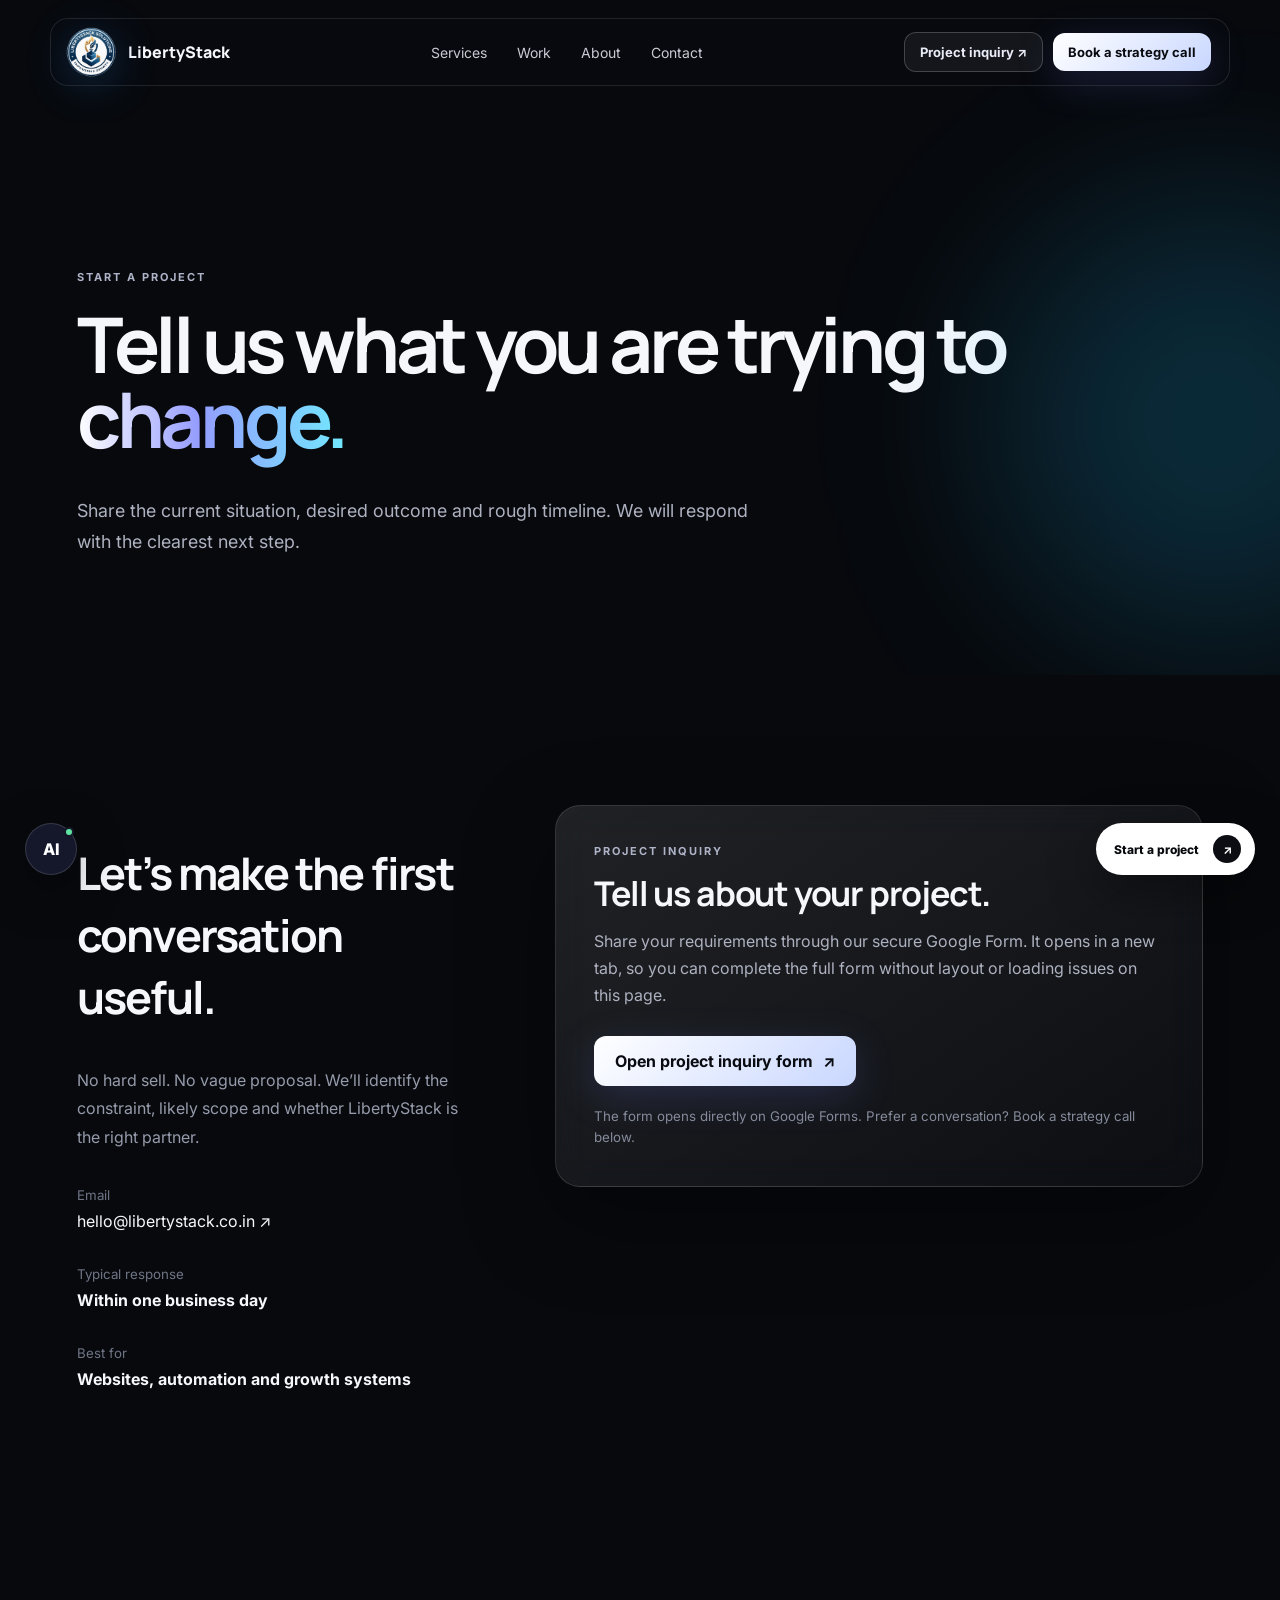
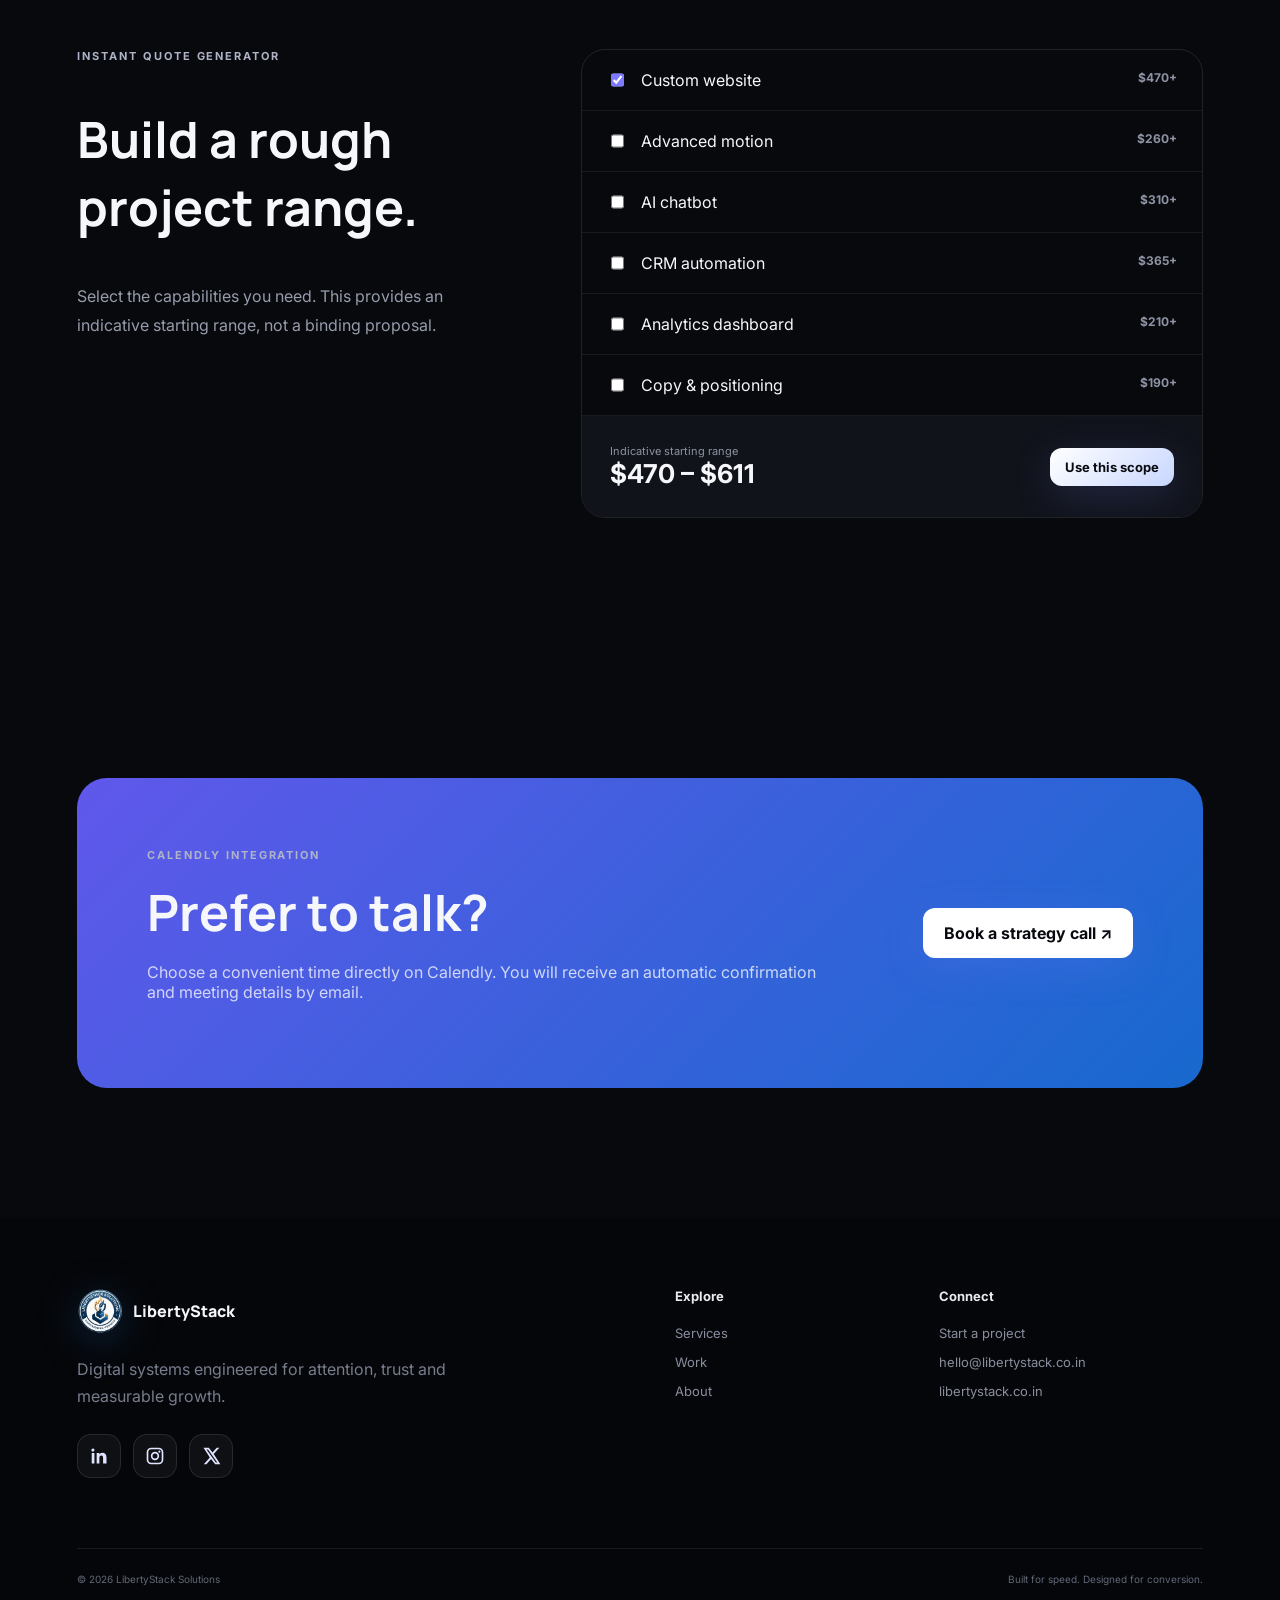
<file: contact.html>
<!doctype html><html lang="en"><head><meta charset="utf-8"><meta name="viewport" content="width=device-width,initial-scale=1"><title>Contact — LibertyStack Solutions</title><meta name="description" content="Contact LibertyStack Solutions for web design, automation and digital growth projects."><meta name="theme-color" content="#07090d"><link rel="preconnect" href="https://fonts.googleapis.com"><link rel="preconnect" href="https://fonts.gstatic.com" crossorigin><link href="https://fonts.googleapis.com/css2?family=Inter:wght@400;500;600;700;800&family=Manrope:wght@600;700;800&display=swap" rel="stylesheet"><link rel="stylesheet" href="assets/styles.css"><script type="application/ld+json">{"@context":"https://schema.org","@type":"ProfessionalService","name":"LibertyStack Solutions","url":"https://libertystack.co.in","email":"hello@libertystack.co.in","description":"Web design, development, automation and digital growth systems."}</script><script type="text/javascript">
    (function(c,l,a,r,i,t,y){
        c[a]=c[a]||function(){(c[a].q=c[a].q||[]).push(arguments)};
        t=l.createElement(r);t.async=1;t.src="https://www.clarity.ms/tag/"+i;
        y=l.getElementsByTagName(r)[0];y.parentNode.insertBefore(t,y);
    })(window, document, "clarity", "script", "xpqdxh5vmo");
</script>


<link rel="icon" type="image/png" sizes="32x32" href="/favicon.png">
<link rel="apple-touch-icon" href="/favicon.png">
</head><body><div class="page-transition"></div><header class="site-header" id="siteHeader"><a class="brand" href="index.html" aria-label="LibertyStack Solutions home"><img class="brand-logo" src="assets/libertystack-logo.png" alt="LibertyStack Solutions logo" width="52" height="52"><span>LibertyStack</span></a><nav class="desktop-nav" aria-label="Primary"><a href="services.html">Services</a><a href="work.html">Work</a><a href="about.html">About</a><a href="contact.html">Contact</a></nav><div class="header-ctas desktop-cta"><a class="button button-small button-outline google-form-header-cta" href="https://docs.google.com/forms/d/e/1FAIpQLSdDUTvuogsxmpnBxb5y0uSv9Yu9UuyKFlvEYWQPtZmi9KLBwg/viewform" target="_blank" rel="noopener noreferrer">Project inquiry ↗</a><a class="button button-small calendly-link" href="https://calendly.com/ishant-libertystack/new-meeting" target="_blank" rel="noopener noreferrer">Book a strategy call</a></div><button class="menu-toggle" aria-label="Open menu" aria-expanded="false"><span></span><span></span></button></header><div class="mobile-menu" aria-hidden="true"><a href="services.html">Services</a><a href="work.html">Work</a><a href="about.html">About</a><a href="contact.html">Contact</a><a class="button button-outline" href="https://docs.google.com/forms/d/e/1FAIpQLSdDUTvuogsxmpnBxb5y0uSv9Yu9UuyKFlvEYWQPtZmi9KLBwg/viewform" target="_blank" rel="noopener noreferrer">Project inquiry ↗</a><a class="button calendly-link" href="https://calendly.com/ishant-libertystack/new-meeting" target="_blank" rel="noopener noreferrer">Book a strategy call</a></div><main><section class="page-hero contact-hero"><div class="gradient-orb orb-two"></div><div class="eyebrow">Start a project</div><h1>Tell us what you are trying to <em>change.</em></h1><p>Share the current situation, desired outcome and rough timeline. We will respond with the clearest next step.</p></section><section class="section contact-grid"><div class="contact-info"><h2>Let’s make the first conversation useful.</h2><p>No hard sell. No vague proposal. We’ll identify the constraint, likely scope and whether LibertyStack is the right partner.</p><div class="contact-method"><small>Email</small><a href="mailto:hello@libertystack.co.in">hello@libertystack.co.in ↗</a></div><div class="contact-method"><small>Typical response</small><b>Within one business day</b></div><div class="contact-method"><small>Best for</small><b>Websites, automation and growth systems</b></div></div><div class="project-form glass-card google-form-card" aria-label="LibertyStack project inquiry"><div class="google-form-intro"><div class="section-label">Project inquiry</div><h3>Tell us about your project.</h3><p>Share your requirements through our secure Google Form. It opens in a new tab, so you can complete the full form without layout or loading issues on this page.</p><a class="button google-form-button" href="https://docs.google.com/forms/d/e/1FAIpQLSdDUTvuogsxmpnBxb5y0uSv9Yu9UuyKFlvEYWQPtZmi9KLBwg/viewform" target="_blank" rel="noopener noreferrer">Open project inquiry form <span>↗</span></a><small class="form-note">The form opens directly on Google Forms. Prefer a conversation? Book a strategy call below.</small></div></div></section><section class="section quote-builder"><div><div class="section-label">Instant quote generator</div><h2>Build a rough project range.</h2><p>Select the capabilities you need. This provides an indicative starting range, not a binding proposal.</p></div><div class="quote-card"><div class="quote-options"><label><input type="checkbox" value="470" data-label="Custom website" checked><span>Custom website</span><b>$470+</b></label><label><input type="checkbox" value="260" data-label="Advanced motion"><span>Advanced motion</span><b>$260+</b></label><label><input type="checkbox" value="310" data-label="AI chatbot"><span>AI chatbot</span><b>$310+</b></label><label><input type="checkbox" value="365" data-label="CRM automation"><span>CRM automation</span><b>$365+</b></label><label><input type="checkbox" value="210" data-label="Analytics dashboard"><span>Analytics dashboard</span><b>$210+</b></label><label><input type="checkbox" value="190" data-label="Copy & positioning"><span>Copy & positioning</span><b>$190+</b></label></div><div class="quote-total"><span>Indicative starting range</span><b id="quoteTotal">$470 – $610</b><button class="button button-small" id="useQuote">Use this scope</button></div></div></section><section class="section booking" id="book"><div class="booking-card"><div><div class="section-label">Calendly integration</div><h2>Prefer to talk?</h2><p>Choose a convenient time directly on Calendly. You will receive an automatic confirmation and meeting details by email.</p></div><a class="button button-light calendly-link" href="https://calendly.com/ishant-libertystack/new-meeting" target="_blank" rel="noopener noreferrer">Book a strategy call ↗</a></div></section></main><footer class="footer"><div><a class="brand" href="index.html"><img class="brand-logo" src="assets/libertystack-logo.png" alt="LibertyStack Solutions logo" width="52" height="52"><span>LibertyStack</span></a><p>Digital systems engineered for attention, trust and measurable growth.</p><div class="social-links" aria-label="Social media links">
<a class="social-icon" href="https://www.linkedin.com/in/ishant-kumar-sharma" target="_blank" rel="noopener noreferrer" aria-label="LinkedIn">
<svg viewBox="0 0 24 24" aria-hidden="true"><path d="M6.5 8.25H3.25V21H6.5V8.25ZM4.88 3A1.88 1.88 0 1 0 4.88 6.75 1.88 1.88 0 0 0 4.88 3ZM21 13.69C21 9.85 18.95 8.06 16.21 8.06c-2.21 0-3.2 1.22-3.75 2.07V8.25H9.21V21h3.25v-6.31c0-1.66.31-3.27 2.37-3.27 2.03 0 2.06 1.9 2.06 3.38V21H21v-7.31Z"/></svg>
</a>
<a class="social-icon" href="https://www.instagram.com/_scott_0320?igsh=MTJ5cDVhOWIwY25hOA%3D%3D" target="_blank" rel="noopener noreferrer" aria-label="Instagram">
<svg viewBox="0 0 24 24" aria-hidden="true"><path d="M7.5 2h9A5.5 5.5 0 0 1 22 7.5v9a5.5 5.5 0 0 1-5.5 5.5h-9A5.5 5.5 0 0 1 2 16.5v-9A5.5 5.5 0 0 1 7.5 2Zm0 2A3.5 3.5 0 0 0 4 7.5v9A3.5 3.5 0 0 0 7.5 20h9a3.5 3.5 0 0 0 3.5-3.5v-9A3.5 3.5 0 0 0 16.5 4h-9Zm9.75 1.5a1.25 1.25 0 1 1 0 2.5 1.25 1.25 0 0 1 0-2.5ZM12 7a5 5 0 1 1 0 10 5 5 0 0 1 0-10Zm0 2a3 3 0 1 0 0 6 3 3 0 0 0 0-6Z"/></svg>
</a>
<a class="social-icon" href="https://x.com/IshantS29500977" target="_blank" rel="noopener noreferrer" aria-label="X">
<svg viewBox="0 0 24 24" aria-hidden="true"><path d="M18.9 2H22l-6.77 7.74L23.2 22h-6.24l-4.89-6.39L6.48 22H3.36l7.26-8.3L2.98 2h6.4l4.42 5.84L18.9 2Zm-1.1 17.84h1.72L8.44 4.05H6.6L17.8 19.84Z"/></svg>
</a>
</div></div><div class="footer-links"><div><strong>Explore</strong><a href="services.html">Services</a><a href="work.html">Work</a><a href="about.html">About</a></div><div><strong>Connect</strong><a href="contact.html">Start a project</a><a href="mailto:hello@libertystack.co.in">hello@libertystack.co.in</a><a href="https://libertystack.co.in">libertystack.co.in</a></div></div><div class="footer-bottom"><span>© <span data-year></span> LibertyStack Solutions</span><span>Built for speed. Designed for conversion.</span></div></footer><a class="sticky-cta" href="contact.html#book"><span>Start a project</span><b>↗</b></a><button class="chat-launcher" aria-label="Open AI assistant"><span class="pulse"></span>AI</button><section class="chat-panel" aria-label="LibertyStack AI assistant" aria-hidden="true"><div class="chat-head"><div><b>Liberty AI</b><small>Usually replies instantly</small></div><button class="chat-close" aria-label="Close chat">×</button></div><div class="chat-messages"><div class="bot-message">Hi — I can recommend a service, estimate a budget, or help you book a call.</div></div><div class="chat-quick"><button data-chat="services">Recommend a service</button><button data-chat="budget">Estimate a budget</button><button data-chat="call">Book a call</button></div><form class="chat-form"><input aria-label="Your message" placeholder="Ask anything…"><button aria-label="Send">↑</button></form></section><script src="assets/main.js" defer></script></body></html>
</file>
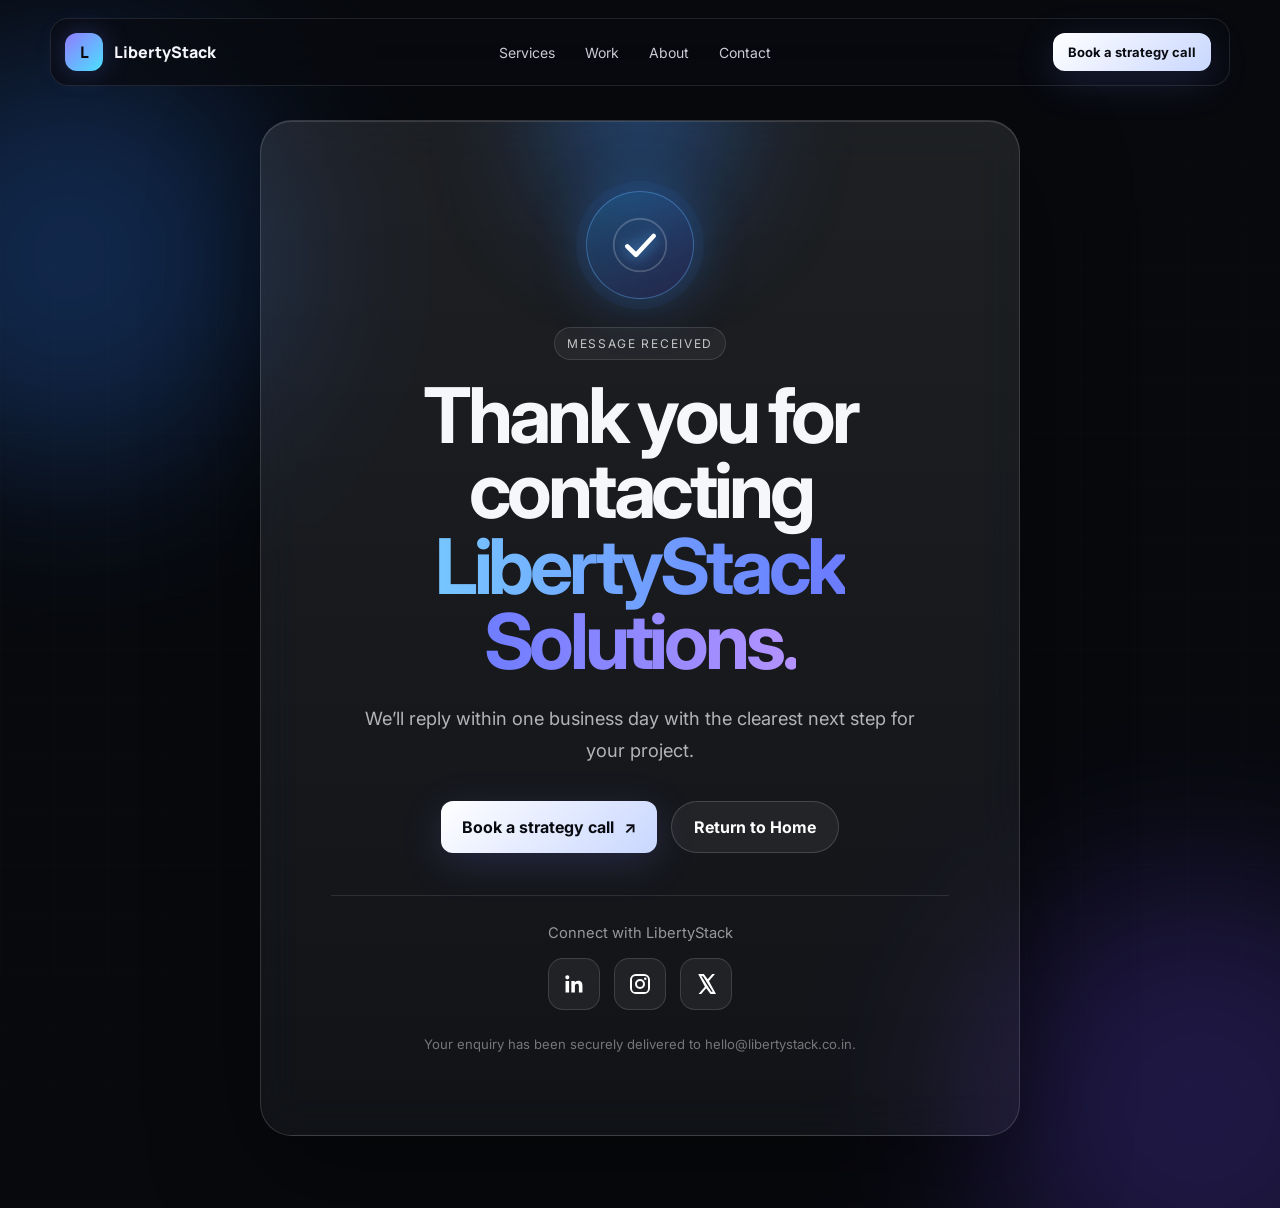
<file: libertystack-thank-you.html>
<!doctype html>
<html lang="en">
<head>
  <meta charset="utf-8">
  <meta name="viewport" content="width=device-width, initial-scale=1">
  <title>Thank You — LibertyStack Solutions</title>
  <meta name="description" content="Thank you for contacting LibertyStack Solutions. We will reply within one business day.">
  <meta name="theme-color" content="#07090d">
  <link rel="preconnect" href="https://fonts.googleapis.com">
  <link rel="preconnect" href="https://fonts.gstatic.com" crossorigin>
  <link href="https://fonts.googleapis.com/css2?family=Inter:wght@400;500;600;700;800&family=Manrope:wght@600;700;800&display=swap" rel="stylesheet">
  <link rel="stylesheet" href="assets/styles.css">
  <style>
    .thank-you-page{min-height:100vh;display:grid;place-items:center;padding:120px 24px 72px;position:relative;overflow:hidden;isolation:isolate}
    .thank-you-page::before,.thank-you-page::after{content:"";position:absolute;border-radius:50%;filter:blur(90px);opacity:.42;pointer-events:none;z-index:-2;animation:thankYouFloat 9s ease-in-out infinite alternate}
    .thank-you-page::before{width:420px;height:420px;top:4%;left:-140px;background:rgba(48,130,255,.62)}
    .thank-you-page::after{width:460px;height:460px;right:-150px;bottom:-130px;background:rgba(116,75,255,.54);animation-delay:-4s}
    .thank-you-grid{position:absolute;inset:0;z-index:-3;opacity:.2;background-image:linear-gradient(rgba(255,255,255,.045) 1px,transparent 1px),linear-gradient(90deg,rgba(255,255,255,.045) 1px,transparent 1px);background-size:54px 54px;mask-image:linear-gradient(to bottom,transparent,#000 20%,#000 80%,transparent)}
    .thank-you-card{width:min(760px,100%);text-align:center;padding:clamp(34px,6vw,70px);border:1px solid rgba(255,255,255,.14);border-radius:32px;background:linear-gradient(180deg,rgba(255,255,255,.095),rgba(255,255,255,.045));box-shadow:0 35px 110px rgba(0,0,0,.45),inset 0 1px 0 rgba(255,255,255,.13);backdrop-filter:blur(24px);-webkit-backdrop-filter:blur(24px);position:relative;overflow:hidden;animation:thankYouReveal .85s cubic-bezier(.2,.8,.2,1) both}
    .thank-you-card::before{content:"";position:absolute;width:180px;height:180px;border-radius:50%;top:-85px;left:50%;transform:translateX(-50%);background:rgba(46,136,255,.38);filter:blur(60px);pointer-events:none}
    .success-check{width:108px;height:108px;margin:0 auto 28px;display:grid;place-items:center;border-radius:50%;position:relative;background:linear-gradient(145deg,rgba(31,160,255,.28),rgba(79,72,255,.18));border:1px solid rgba(99,181,255,.4);box-shadow:0 0 0 10px rgba(51,139,255,.06),0 0 55px rgba(46,136,255,.34);animation:checkHalo 2.8s ease-in-out infinite}
    .success-check svg{width:58px;height:58px;overflow:visible}.success-check circle{fill:none;stroke:rgba(255,255,255,.2);stroke-width:2}.success-check path{fill:none;stroke:#fff;stroke-width:5;stroke-linecap:round;stroke-linejoin:round;stroke-dasharray:70;stroke-dashoffset:70;animation:drawCheck .7s .4s ease forwards;filter:drop-shadow(0 0 8px rgba(85,177,255,.9))}
    .thank-you-eyebrow{display:inline-flex;align-items:center;gap:8px;padding:8px 12px;margin-bottom:18px;border:1px solid rgba(255,255,255,.12);border-radius:999px;background:rgba(255,255,255,.05);color:rgba(255,255,255,.74);font-size:12px;letter-spacing:.14em;text-transform:uppercase}
    .thank-you-card h1{max-width:640px;margin:0 auto;font-size:clamp(2.25rem,6vw,4.8rem);line-height:.98;letter-spacing:-.055em}.thank-you-card h1 span{background:linear-gradient(90deg,#76c6ff,#6b7cff 55%,#b493ff);-webkit-background-clip:text;background-clip:text;color:transparent}
    .thank-you-copy{max-width:570px;margin:24px auto 0;color:rgba(255,255,255,.68);font-size:clamp(1rem,2vw,1.14rem);line-height:1.75}
    .thank-you-actions{display:flex;justify-content:center;flex-wrap:wrap;gap:14px;margin-top:34px}.thank-you-secondary{display:inline-flex;align-items:center;justify-content:center;min-height:52px;padding:0 22px;border:1px solid rgba(255,255,255,.16);border-radius:999px;background:rgba(255,255,255,.055);color:#fff;text-decoration:none;font-weight:700;transition:transform .25s ease,border-color .25s ease,background .25s ease}.thank-you-secondary:hover{transform:translateY(-3px);border-color:rgba(100,177,255,.5);background:rgba(82,137,255,.1)}
    .social-block{margin-top:42px;padding-top:28px;border-top:1px solid rgba(255,255,255,.1)}.social-block p{margin:0 0 16px;color:rgba(255,255,255,.56);font-size:.92rem}.thank-you-socials{display:flex;justify-content:center;gap:14px}
    .social-icon-link{width:52px;height:52px;display:grid;place-items:center;border-radius:15px;border:1px solid rgba(255,255,255,.14);background:rgba(255,255,255,.055);color:#fff;position:relative;overflow:hidden;transition:transform .28s cubic-bezier(.2,.8,.2,1),border-color .28s ease,box-shadow .28s ease,background .28s ease}.social-icon-link::before{content:"";position:absolute;inset:-80%;background:linear-gradient(115deg,transparent 35%,rgba(255,255,255,.65) 50%,transparent 65%);transform:translateX(-65%) rotate(12deg);transition:transform .65s ease}.social-icon-link:hover,.social-icon-link:focus-visible{transform:translateY(-5px) scale(1.06);border-color:rgba(104,187,255,.62);background:rgba(67,125,255,.12);box-shadow:0 0 0 5px rgba(56,138,255,.08),0 12px 34px rgba(35,123,255,.28),0 0 24px rgba(81,161,255,.24);outline:none}.social-icon-link:hover::before,.social-icon-link:focus-visible::before{transform:translateX(65%) rotate(12deg)}.social-icon-link:active{transform:scale(.94)}.social-icon-link svg{width:24px;height:24px;fill:currentColor;position:relative;z-index:1}
    .thank-you-note{margin-top:26px;color:rgba(255,255,255,.42);font-size:.82rem}
    @keyframes drawCheck{to{stroke-dashoffset:0}}@keyframes checkHalo{0%,100%{transform:scale(1);box-shadow:0 0 0 10px rgba(51,139,255,.06),0 0 50px rgba(46,136,255,.28)}50%{transform:scale(1.045);box-shadow:0 0 0 16px rgba(51,139,255,.035),0 0 72px rgba(46,136,255,.48)}}@keyframes thankYouReveal{from{opacity:0;transform:translateY(18px) scale(.98);filter:blur(10px)}to{opacity:1;transform:translateY(0) scale(1);filter:blur(0)}}@keyframes thankYouFloat{from{transform:translate3d(0,0,0) scale(1)}to{transform:translate3d(45px,24px,0) scale(1.1)}}
    @media(max-width:640px){.thank-you-page{padding:96px 16px 44px}.thank-you-card{padding:32px 20px;border-radius:24px}.success-check{width:88px;height:88px}.thank-you-actions{flex-direction:column}.thank-you-actions .button,.thank-you-secondary{width:100%}}
    @media(prefers-reduced-motion:reduce){.thank-you-card,.success-check,.success-check path,.thank-you-page::before,.thank-you-page::after{animation:none!important}}
  </style>
</head>
<body>
  <div class="page-transition"></div>
  <header class="site-header" id="siteHeader">
    <a class="brand" href="index.html" aria-label="LibertyStack Solutions home"><span class="brand-mark">L</span><span>LibertyStack</span></a>
    <nav class="desktop-nav" aria-label="Primary"><a href="services.html">Services</a><a href="work.html">Work</a><a href="about.html">About</a><a href="contact.html">Contact</a></nav>
    <a class="button button-small desktop-cta" href="contact.html#book">Book a strategy call</a>
    <button class="menu-toggle" aria-label="Open menu" aria-expanded="false"><span></span><span></span></button>
  </header>
  <div class="mobile-menu" aria-hidden="true"><a href="services.html">Services</a><a href="work.html">Work</a><a href="about.html">About</a><a href="contact.html">Contact</a><a class="button" href="contact.html#book">Book a strategy call</a></div>
  <main class="thank-you-page">
    <div class="thank-you-grid" aria-hidden="true"></div>
    <section class="thank-you-card" aria-labelledby="thankYouTitle">
      <div class="success-check" aria-hidden="true"><svg viewBox="0 0 64 64"><circle cx="32" cy="32" r="29"></circle><path d="M18 33.5 27.5 43 47 22"></path></svg></div>
      <div class="thank-you-eyebrow">Message received</div>
      <h1 id="thankYouTitle">Thank you for contacting <span>LibertyStack Solutions.</span></h1>
      <p class="thank-you-copy">We’ll reply within one business day with the clearest next step for your project.</p>
      <div class="thank-you-actions"><a class="button" href="contact.html#book">Book a strategy call <span>↗</span></a><a class="thank-you-secondary" href="index.html">Return to Home</a></div>
      <div class="social-block"><p>Connect with LibertyStack</p><div class="thank-you-socials">
        <a class="social-icon-link" href="https://www.linkedin.com/in/ishant-kumar-sharma" target="_blank" rel="noopener noreferrer" aria-label="Connect on LinkedIn" title="LinkedIn"><svg viewBox="0 0 24 24" aria-hidden="true"><path d="M20.45 20.45h-3.56v-5.57c0-1.33-.03-3.04-1.85-3.04-1.85 0-2.14 1.45-2.14 2.94v5.67H9.34V8.98h3.42v1.57h.05c.48-.9 1.64-1.85 3.37-1.85 3.61 0 4.27 2.38 4.27 5.47v6.28ZM5.32 7.41a2.07 2.07 0 1 1 0-4.14 2.07 2.07 0 0 1 0 4.14ZM7.1 20.45H3.54V8.98H7.1v11.47Z"/></svg></a>
        <a class="social-icon-link" href="https://www.instagram.com/_scott_0320?igsh=MTJ5cDVhOWIwY25hOA%3D%3D" target="_blank" rel="noopener noreferrer" aria-label="Connect on Instagram" title="Instagram"><svg viewBox="0 0 24 24" aria-hidden="true"><path d="M7.8 2h8.4A5.8 5.8 0 0 1 22 7.8v8.4a5.8 5.8 0 0 1-5.8 5.8H7.8A5.8 5.8 0 0 1 2 16.2V7.8A5.8 5.8 0 0 1 7.8 2Zm-.2 2A3.6 3.6 0 0 0 4 7.6v8.8A3.6 3.6 0 0 0 7.6 20h8.8a3.6 3.6 0 0 0 3.6-3.6V7.6A3.6 3.6 0 0 0 16.4 4H7.6Zm9.65 1.5a1.25 1.25 0 1 1 0 2.5 1.25 1.25 0 0 1 0-2.5ZM12 7a5 5 0 1 1 0 10 5 5 0 0 1 0-10Zm0 2a3 3 0 1 0 0 6 3 3 0 0 0 0-6Z"/></svg></a>
        <a class="social-icon-link" href="https://x.com/IshantS29500977" target="_blank" rel="noopener noreferrer" aria-label="Connect on X" title="X"><svg viewBox="0 0 24 24" aria-hidden="true"><path d="M18.24 2H21l-6.03 6.9L22 22h-5.5l-4.3-5.63L7.27 22H4.5l6.41-7.33L4.17 2h5.64l3.89 5.14L18.24 2Zm-.97 17.7h1.53L8.98 4.18H7.34L17.27 19.7Z"/></svg></a>
      </div></div>
      <p class="thank-you-note">Your enquiry has been securely delivered to hello@libertystack.co.in.</p>
    </section>
  </main>
  <script src="assets/main.js" defer></script>
</body>
</html>
</file>
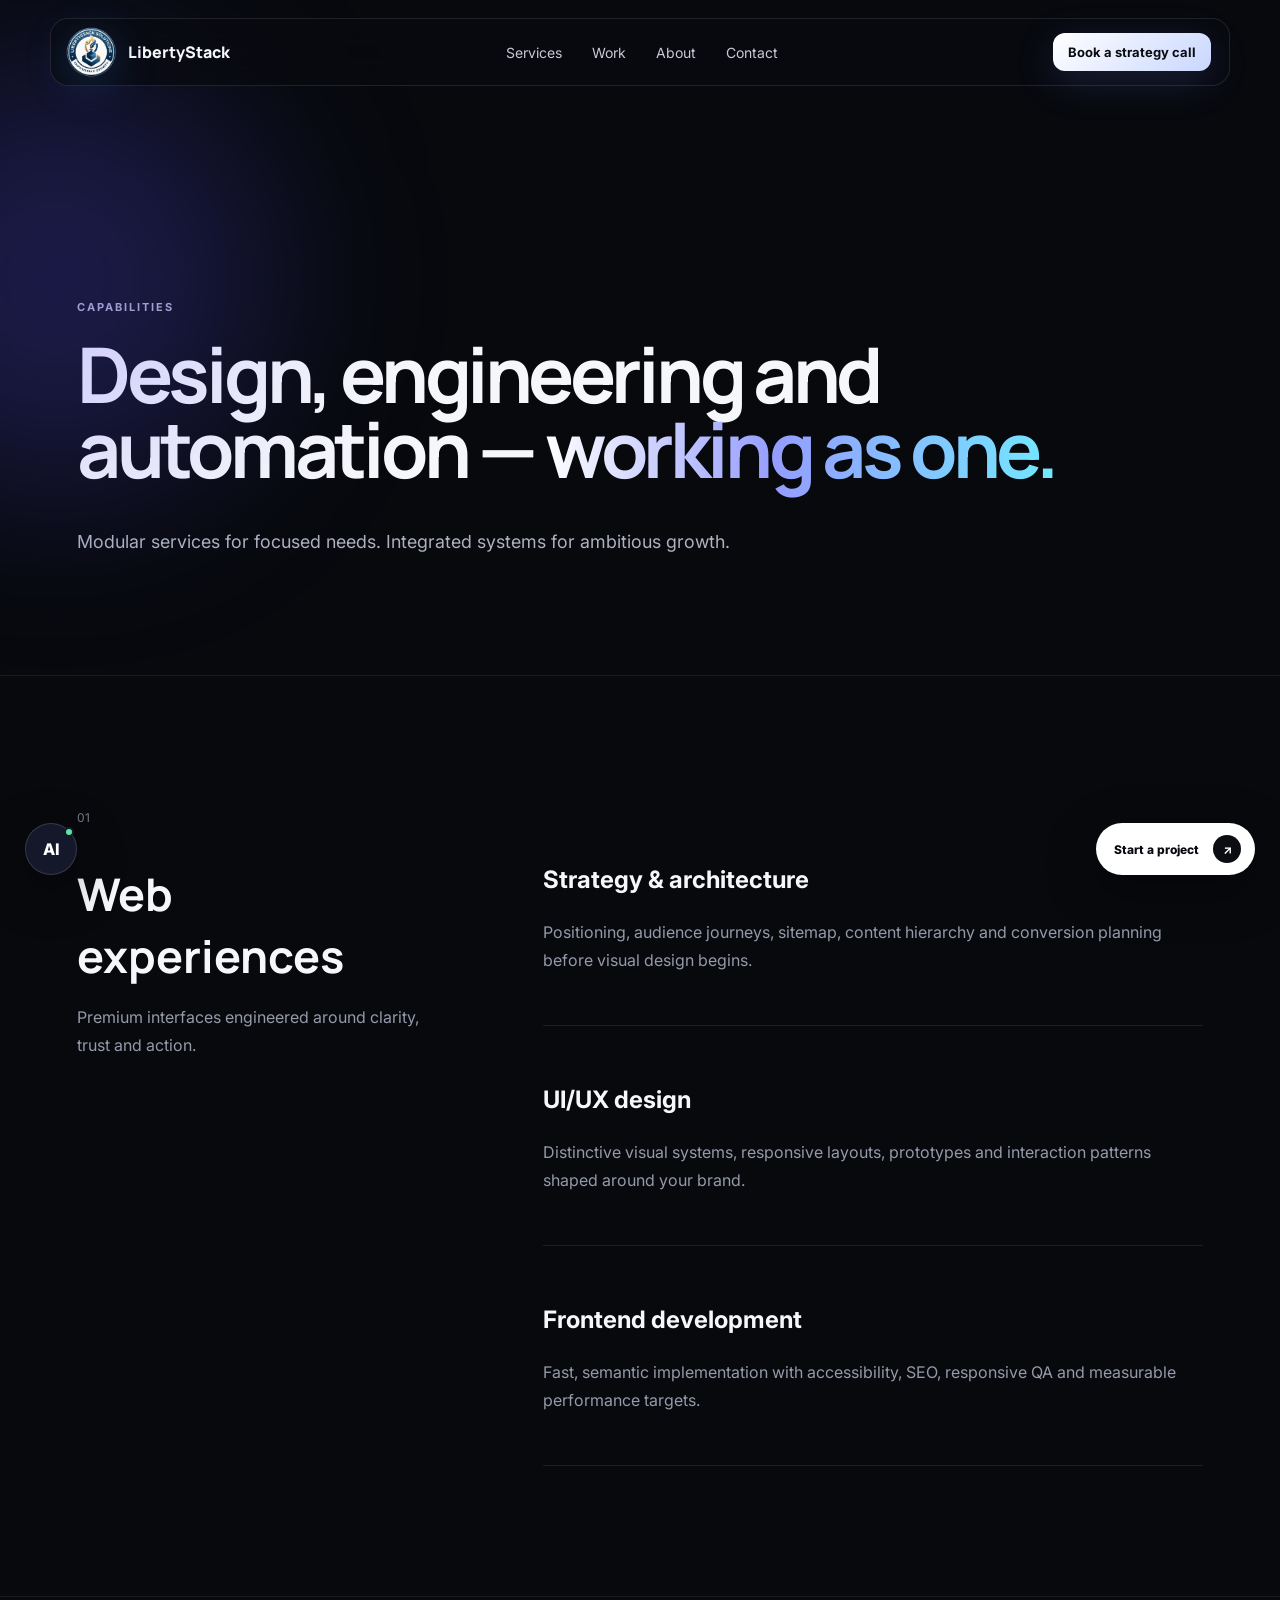
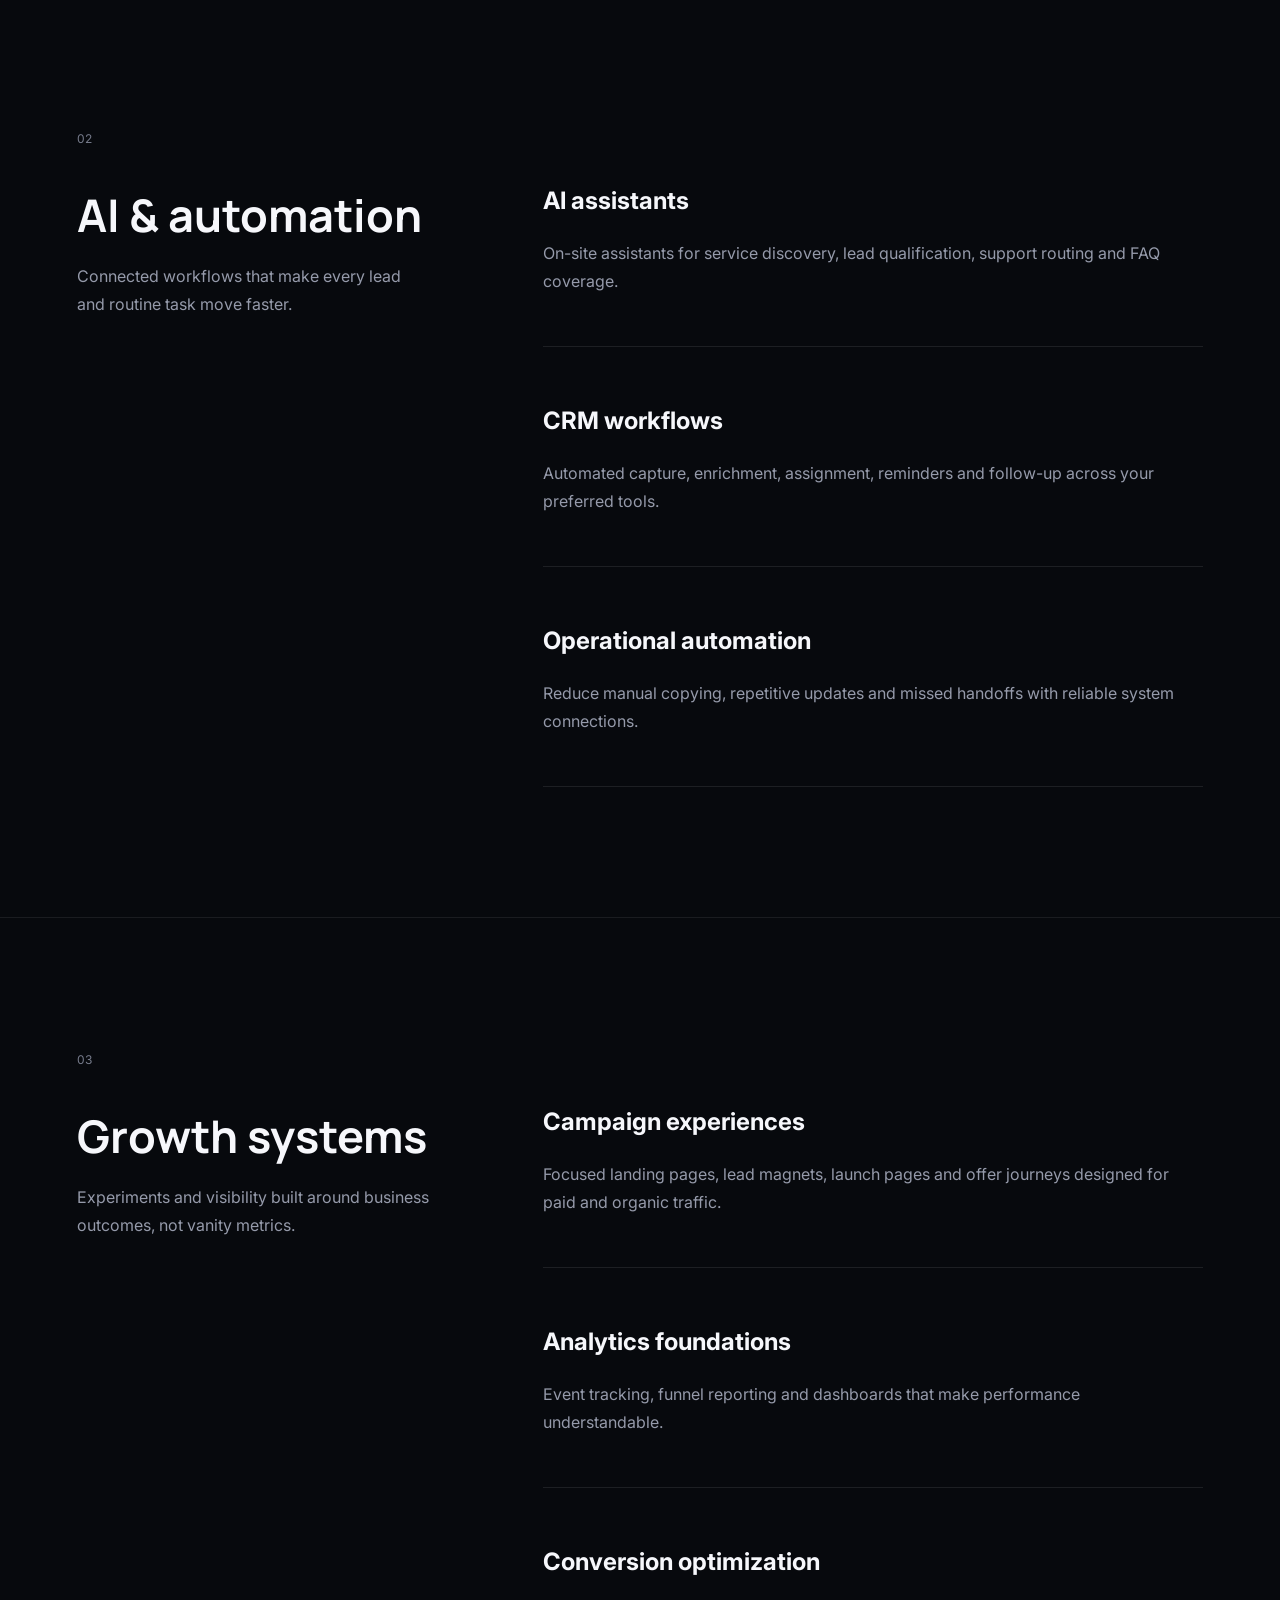
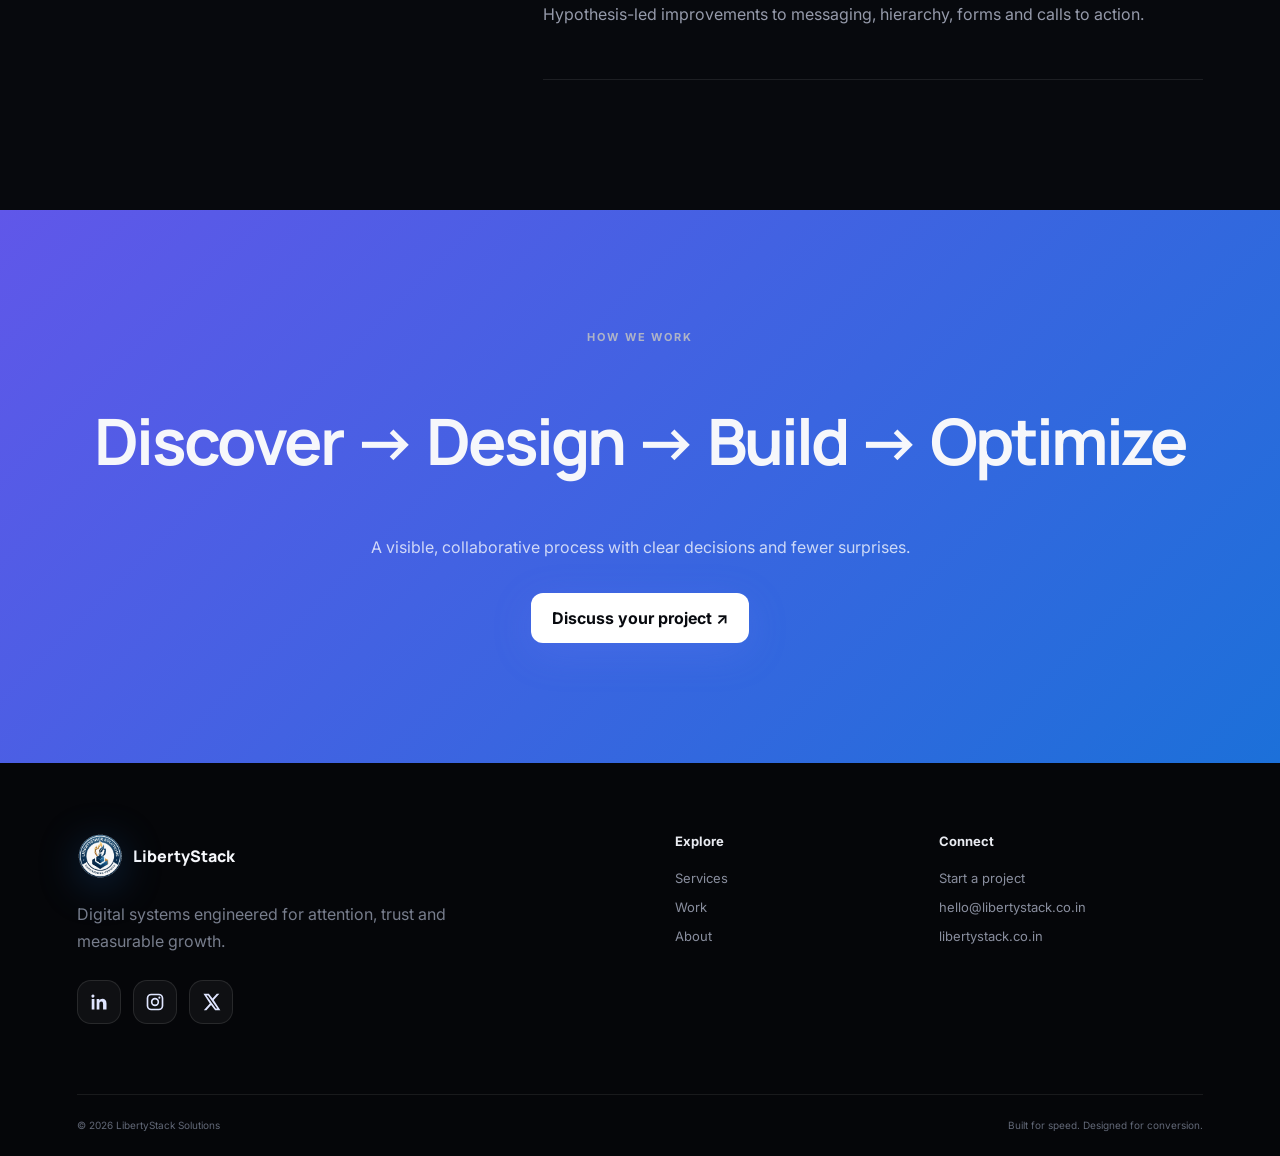
<file: services.html>
<!doctype html><html lang="en"><head><meta charset="utf-8"><meta name="viewport" content="width=device-width,initial-scale=1"><title>Services — LibertyStack Solutions</title><meta name="description" content="Explore LibertyStack web design, development, automation and growth services."><meta name="theme-color" content="#07090d"><link rel="preconnect" href="https://fonts.googleapis.com"><link rel="preconnect" href="https://fonts.gstatic.com" crossorigin><link href="https://fonts.googleapis.com/css2?family=Inter:wght@400;500;600;700;800&family=Manrope:wght@600;700;800&display=swap" rel="stylesheet"><link rel="stylesheet" href="assets/styles.css"><script type="application/ld+json">{"@context":"https://schema.org","@type":"ProfessionalService","name":"LibertyStack Solutions","url":"https://libertystack.co.in","email":"hello@libertystack.co.in","description":"Web design, development, automation and digital growth systems."}</script><script type="text/javascript">
    (function(c,l,a,r,i,t,y){
        c[a]=c[a]||function(){(c[a].q=c[a].q||[]).push(arguments)};
        t=l.createElement(r);t.async=1;t.src="https://www.clarity.ms/tag/"+i;
        y=l.getElementsByTagName(r)[0];y.parentNode.insertBefore(t,y);
    })(window, document, "clarity", "script", "xpqdxh5vmo");
</script>


<link rel="icon" type="image/png" sizes="32x32" href="/favicon.png">
<link rel="apple-touch-icon" href="/favicon.png">
</head><body><div class="page-transition"></div><header class="site-header" id="siteHeader"><a class="brand" href="index.html" aria-label="LibertyStack Solutions home"><img class="brand-logo" src="assets/libertystack-logo.png" alt="LibertyStack Solutions logo" width="52" height="52"><span>LibertyStack</span></a><nav class="desktop-nav" aria-label="Primary"><a href="services.html">Services</a><a href="work.html">Work</a><a href="about.html">About</a><a href="contact.html">Contact</a></nav><a class="button button-small desktop-cta calendly-link" href="https://calendly.com/ishant-libertystack/new-meeting" target="_blank" rel="noopener noreferrer">Book a strategy call</a><button class="menu-toggle" aria-label="Open menu" aria-expanded="false"><span></span><span></span></button></header><div class="mobile-menu" aria-hidden="true"><a href="services.html">Services</a><a href="work.html">Work</a><a href="about.html">About</a><a href="contact.html">Contact</a><a class="button calendly-link" href="https://calendly.com/ishant-libertystack/new-meeting" target="_blank" rel="noopener noreferrer">Book a strategy call</a></div><main><section class="page-hero"><div class="gradient-orb orb-one"></div><div class="eyebrow">Capabilities</div><h1>Design, engineering and automation — <em>working as one.</em></h1><p>Modular services for focused needs. Integrated systems for ambitious growth.</p></section><section class="section service-detail" id="web"><div class="service-sticky"><span>01</span><h2>Web experiences</h2><p>Premium interfaces engineered around clarity, trust and action.</p></div><div class="service-content"><article><h3>Strategy & architecture</h3><p>Positioning, audience journeys, sitemap, content hierarchy and conversion planning before visual design begins.</p></article><article><h3>UI/UX design</h3><p>Distinctive visual systems, responsive layouts, prototypes and interaction patterns shaped around your brand.</p></article><article><h3>Frontend development</h3><p>Fast, semantic implementation with accessibility, SEO, responsive QA and measurable performance targets.</p></article></div></section><section class="section service-detail" id="automation"><div class="service-sticky"><span>02</span><h2>AI & automation</h2><p>Connected workflows that make every lead and routine task move faster.</p></div><div class="service-content"><article><h3>AI assistants</h3><p>On-site assistants for service discovery, lead qualification, support routing and FAQ coverage.</p></article><article><h3>CRM workflows</h3><p>Automated capture, enrichment, assignment, reminders and follow-up across your preferred tools.</p></article><article><h3>Operational automation</h3><p>Reduce manual copying, repetitive updates and missed handoffs with reliable system connections.</p></article></div></section><section class="section service-detail" id="growth"><div class="service-sticky"><span>03</span><h2>Growth systems</h2><p>Experiments and visibility built around business outcomes, not vanity metrics.</p></div><div class="service-content"><article><h3>Campaign experiences</h3><p>Focused landing pages, lead magnets, launch pages and offer journeys designed for paid and organic traffic.</p></article><article><h3>Analytics foundations</h3><p>Event tracking, funnel reporting and dashboards that make performance understandable.</p></article><article><h3>Conversion optimization</h3><p>Hypothesis-led improvements to messaging, hierarchy, forms and calls to action.</p></article></div></section><section class="process-band"><div class="section-label">How we work</div><h2>Discover → Design → Build → Optimize</h2><p>A visible, collaborative process with clear decisions and fewer surprises.</p><a class="button button-light" href="contact.html">Discuss your project ↗</a></section></main><footer class="footer"><div><a class="brand" href="index.html"><img class="brand-logo" src="assets/libertystack-logo.png" alt="LibertyStack Solutions logo" width="52" height="52"><span>LibertyStack</span></a><p>Digital systems engineered for attention, trust and measurable growth.</p><div class="social-links" aria-label="Social media links">
<a class="social-icon" href="https://www.linkedin.com/in/ishant-kumar-sharma" target="_blank" rel="noopener noreferrer" aria-label="LinkedIn">
<svg viewBox="0 0 24 24" aria-hidden="true"><path d="M6.5 8.25H3.25V21H6.5V8.25ZM4.88 3A1.88 1.88 0 1 0 4.88 6.75 1.88 1.88 0 0 0 4.88 3ZM21 13.69C21 9.85 18.95 8.06 16.21 8.06c-2.21 0-3.2 1.22-3.75 2.07V8.25H9.21V21h3.25v-6.31c0-1.66.31-3.27 2.37-3.27 2.03 0 2.06 1.9 2.06 3.38V21H21v-7.31Z"/></svg>
</a>
<a class="social-icon" href="https://www.instagram.com/_scott_0320?igsh=MTJ5cDVhOWIwY25hOA%3D%3D" target="_blank" rel="noopener noreferrer" aria-label="Instagram">
<svg viewBox="0 0 24 24" aria-hidden="true"><path d="M7.5 2h9A5.5 5.5 0 0 1 22 7.5v9a5.5 5.5 0 0 1-5.5 5.5h-9A5.5 5.5 0 0 1 2 16.5v-9A5.5 5.5 0 0 1 7.5 2Zm0 2A3.5 3.5 0 0 0 4 7.5v9A3.5 3.5 0 0 0 7.5 20h9a3.5 3.5 0 0 0 3.5-3.5v-9A3.5 3.5 0 0 0 16.5 4h-9Zm9.75 1.5a1.25 1.25 0 1 1 0 2.5 1.25 1.25 0 0 1 0-2.5ZM12 7a5 5 0 1 1 0 10 5 5 0 0 1 0-10Zm0 2a3 3 0 1 0 0 6 3 3 0 0 0 0-6Z"/></svg>
</a>
<a class="social-icon" href="https://x.com/IshantS29500977" target="_blank" rel="noopener noreferrer" aria-label="X">
<svg viewBox="0 0 24 24" aria-hidden="true"><path d="M18.9 2H22l-6.77 7.74L23.2 22h-6.24l-4.89-6.39L6.48 22H3.36l7.26-8.3L2.98 2h6.4l4.42 5.84L18.9 2Zm-1.1 17.84h1.72L8.44 4.05H6.6L17.8 19.84Z"/></svg>
</a>
</div></div><div class="footer-links"><div><strong>Explore</strong><a href="services.html">Services</a><a href="work.html">Work</a><a href="about.html">About</a></div><div><strong>Connect</strong><a href="contact.html">Start a project</a><a href="mailto:hello@libertystack.co.in">hello@libertystack.co.in</a><a href="https://libertystack.co.in">libertystack.co.in</a></div></div><div class="footer-bottom"><span>© <span data-year></span> LibertyStack Solutions</span><span>Built for speed. Designed for conversion.</span></div></footer><a class="sticky-cta" href="contact.html#book"><span>Start a project</span><b>↗</b></a><button class="chat-launcher" aria-label="Open AI assistant"><span class="pulse"></span>AI</button><section class="chat-panel" aria-label="LibertyStack AI assistant" aria-hidden="true"><div class="chat-head"><div><b>Liberty AI</b><small>Usually replies instantly</small></div><button class="chat-close" aria-label="Close chat">×</button></div><div class="chat-messages"><div class="bot-message">Hi — I can recommend a service, estimate a budget, or help you book a call.</div></div><div class="chat-quick"><button data-chat="services">Recommend a service</button><button data-chat="budget">Estimate a budget</button><button data-chat="call">Book a call</button></div><form class="chat-form"><input aria-label="Your message" placeholder="Ask anything…"><button aria-label="Send">↑</button></form></section><script src="assets/main.js" defer></script></body></html>
</file>
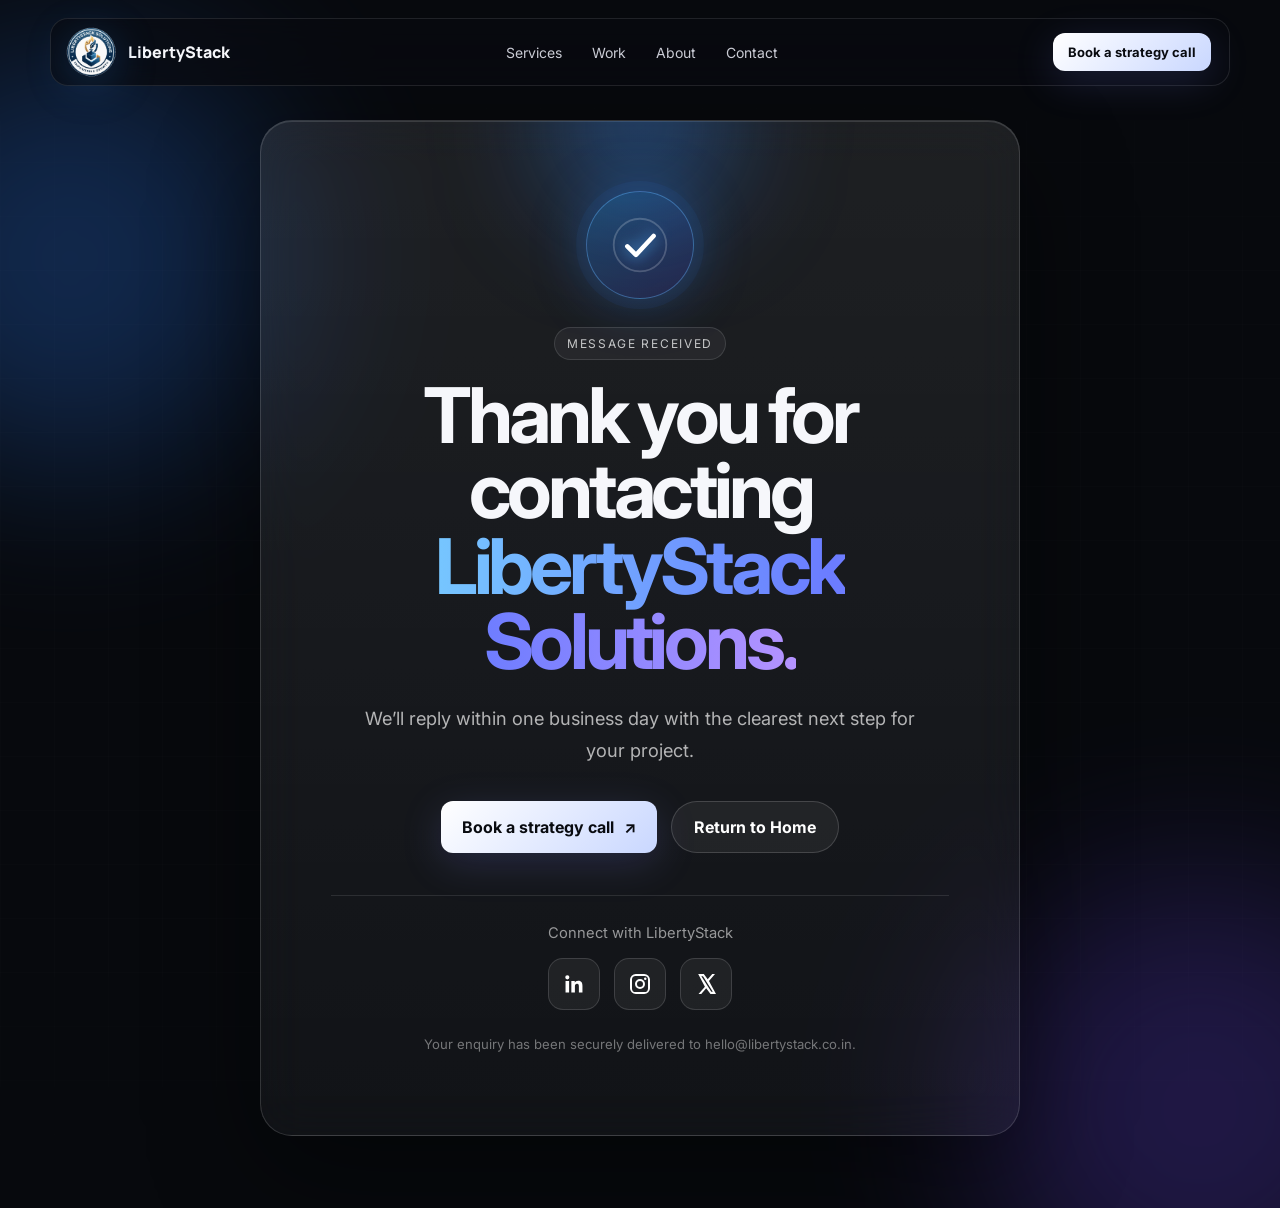
<file: thank-you.html>
<!doctype html>
<html lang="en">
<head>
  <meta charset="utf-8">
  <meta name="viewport" content="width=device-width, initial-scale=1">
  <title>Thank You — LibertyStack Solutions</title>
  <meta name="description" content="Thank you for contacting LibertyStack Solutions. We will reply within one business day.">
  <meta name="theme-color" content="#07090d">
  <link rel="preconnect" href="https://fonts.googleapis.com">
  <link rel="preconnect" href="https://fonts.gstatic.com" crossorigin>
  <link href="https://fonts.googleapis.com/css2?family=Inter:wght@400;500;600;700;800&family=Manrope:wght@600;700;800&display=swap" rel="stylesheet">
  <link rel="stylesheet" href="assets/styles.css">
  <style>
    .thank-you-page{min-height:100vh;display:grid;place-items:center;padding:120px 24px 72px;position:relative;overflow:hidden;isolation:isolate}
    .thank-you-page::before,.thank-you-page::after{content:"";position:absolute;border-radius:50%;filter:blur(90px);opacity:.42;pointer-events:none;z-index:-2;animation:thankYouFloat 9s ease-in-out infinite alternate}
    .thank-you-page::before{width:420px;height:420px;top:4%;left:-140px;background:rgba(48,130,255,.62)}
    .thank-you-page::after{width:460px;height:460px;right:-150px;bottom:-130px;background:rgba(116,75,255,.54);animation-delay:-4s}
    .thank-you-grid{position:absolute;inset:0;z-index:-3;opacity:.2;background-image:linear-gradient(rgba(255,255,255,.045) 1px,transparent 1px),linear-gradient(90deg,rgba(255,255,255,.045) 1px,transparent 1px);background-size:54px 54px;mask-image:linear-gradient(to bottom,transparent,#000 20%,#000 80%,transparent)}
    .thank-you-card{width:min(760px,100%);text-align:center;padding:clamp(34px,6vw,70px);border:1px solid rgba(255,255,255,.14);border-radius:32px;background:linear-gradient(180deg,rgba(255,255,255,.095),rgba(255,255,255,.045));box-shadow:0 35px 110px rgba(0,0,0,.45),inset 0 1px 0 rgba(255,255,255,.13);backdrop-filter:blur(24px);-webkit-backdrop-filter:blur(24px);position:relative;overflow:hidden;animation:thankYouReveal .85s cubic-bezier(.2,.8,.2,1) both}
    .thank-you-card::before{content:"";position:absolute;width:180px;height:180px;border-radius:50%;top:-85px;left:50%;transform:translateX(-50%);background:rgba(46,136,255,.38);filter:blur(60px);pointer-events:none}
    .success-check{width:108px;height:108px;margin:0 auto 28px;display:grid;place-items:center;border-radius:50%;position:relative;background:linear-gradient(145deg,rgba(31,160,255,.28),rgba(79,72,255,.18));border:1px solid rgba(99,181,255,.4);box-shadow:0 0 0 10px rgba(51,139,255,.06),0 0 55px rgba(46,136,255,.34);animation:checkHalo 2.8s ease-in-out infinite}
    .success-check svg{width:58px;height:58px;overflow:visible}.success-check circle{fill:none;stroke:rgba(255,255,255,.2);stroke-width:2}.success-check path{fill:none;stroke:#fff;stroke-width:5;stroke-linecap:round;stroke-linejoin:round;stroke-dasharray:70;stroke-dashoffset:70;animation:drawCheck .7s .4s ease forwards;filter:drop-shadow(0 0 8px rgba(85,177,255,.9))}
    .thank-you-eyebrow{display:inline-flex;align-items:center;gap:8px;padding:8px 12px;margin-bottom:18px;border:1px solid rgba(255,255,255,.12);border-radius:999px;background:rgba(255,255,255,.05);color:rgba(255,255,255,.74);font-size:12px;letter-spacing:.14em;text-transform:uppercase}
    .thank-you-card h1{max-width:640px;margin:0 auto;font-size:clamp(2.25rem,6vw,4.8rem);line-height:.98;letter-spacing:-.055em}.thank-you-card h1 span{background:linear-gradient(90deg,#76c6ff,#6b7cff 55%,#b493ff);-webkit-background-clip:text;background-clip:text;color:transparent}
    .thank-you-copy{max-width:570px;margin:24px auto 0;color:rgba(255,255,255,.68);font-size:clamp(1rem,2vw,1.14rem);line-height:1.75}
    .thank-you-actions{display:flex;justify-content:center;flex-wrap:wrap;gap:14px;margin-top:34px}.thank-you-secondary{display:inline-flex;align-items:center;justify-content:center;min-height:52px;padding:0 22px;border:1px solid rgba(255,255,255,.16);border-radius:999px;background:rgba(255,255,255,.055);color:#fff;text-decoration:none;font-weight:700;transition:transform .25s ease,border-color .25s ease,background .25s ease}.thank-you-secondary:hover{transform:translateY(-3px);border-color:rgba(100,177,255,.5);background:rgba(82,137,255,.1)}
    .social-block{margin-top:42px;padding-top:28px;border-top:1px solid rgba(255,255,255,.1)}.social-block p{margin:0 0 16px;color:rgba(255,255,255,.56);font-size:.92rem}.thank-you-socials{display:flex;justify-content:center;gap:14px}
    .social-icon-link{width:52px;height:52px;display:grid;place-items:center;border-radius:15px;border:1px solid rgba(255,255,255,.14);background:rgba(255,255,255,.055);color:#fff;position:relative;overflow:hidden;transition:transform .28s cubic-bezier(.2,.8,.2,1),border-color .28s ease,box-shadow .28s ease,background .28s ease}.social-icon-link::before{content:"";position:absolute;inset:-80%;background:linear-gradient(115deg,transparent 35%,rgba(255,255,255,.65) 50%,transparent 65%);transform:translateX(-65%) rotate(12deg);transition:transform .65s ease}.social-icon-link:hover,.social-icon-link:focus-visible{transform:translateY(-5px) scale(1.06);border-color:rgba(104,187,255,.62);background:rgba(67,125,255,.12);box-shadow:0 0 0 5px rgba(56,138,255,.08),0 12px 34px rgba(35,123,255,.28),0 0 24px rgba(81,161,255,.24);outline:none}.social-icon-link:hover::before,.social-icon-link:focus-visible::before{transform:translateX(65%) rotate(12deg)}.social-icon-link:active{transform:scale(.94)}.social-icon-link svg{width:24px;height:24px;fill:currentColor;position:relative;z-index:1}
    .thank-you-note{margin-top:26px;color:rgba(255,255,255,.42);font-size:.82rem}
    @keyframes drawCheck{to{stroke-dashoffset:0}}@keyframes checkHalo{0%,100%{transform:scale(1);box-shadow:0 0 0 10px rgba(51,139,255,.06),0 0 50px rgba(46,136,255,.28)}50%{transform:scale(1.045);box-shadow:0 0 0 16px rgba(51,139,255,.035),0 0 72px rgba(46,136,255,.48)}}@keyframes thankYouReveal{from{opacity:0;transform:translateY(18px) scale(.98);filter:blur(10px)}to{opacity:1;transform:translateY(0) scale(1);filter:blur(0)}}@keyframes thankYouFloat{from{transform:translate3d(0,0,0) scale(1)}to{transform:translate3d(45px,24px,0) scale(1.1)}}
    @media(max-width:640px){.thank-you-page{padding:96px 16px 44px}.thank-you-card{padding:32px 20px;border-radius:24px}.success-check{width:88px;height:88px}.thank-you-actions{flex-direction:column}.thank-you-actions .button,.thank-you-secondary{width:100%}}
    @media(prefers-reduced-motion:reduce){.thank-you-card,.success-check,.success-check path,.thank-you-page::before,.thank-you-page::after{animation:none!important}}
  </style>
<script type="text/javascript">
    (function(c,l,a,r,i,t,y){
        c[a]=c[a]||function(){(c[a].q=c[a].q||[]).push(arguments)};
        t=l.createElement(r);t.async=1;t.src="https://www.clarity.ms/tag/"+i;
        y=l.getElementsByTagName(r)[0];y.parentNode.insertBefore(t,y);
    })(window, document, "clarity", "script", "xpqdxh5vmo");
</script>


<link rel="icon" type="image/png" sizes="32x32" href="/favicon.png">
<link rel="apple-touch-icon" href="/favicon.png">
</head>
<body>
  <div class="page-transition"></div>
  <header class="site-header" id="siteHeader">
    <a class="brand" href="index.html" aria-label="LibertyStack Solutions home"><img class="brand-logo" src="assets/libertystack-logo.png" alt="LibertyStack Solutions logo" width="52" height="52"><span>LibertyStack</span></a>
    <nav class="desktop-nav" aria-label="Primary"><a href="services.html">Services</a><a href="work.html">Work</a><a href="about.html">About</a><a href="contact.html">Contact</a></nav>
    <a class="button button-small desktop-cta calendly-link" href="https://calendly.com/ishant-libertystack/new-meeting" target="_blank" rel="noopener noreferrer">Book a strategy call</a>
    <button class="menu-toggle" aria-label="Open menu" aria-expanded="false"><span></span><span></span></button>
  </header>
  <div class="mobile-menu" aria-hidden="true"><a href="services.html">Services</a><a href="work.html">Work</a><a href="about.html">About</a><a href="contact.html">Contact</a><a class="button calendly-link" href="https://calendly.com/ishant-libertystack/new-meeting" target="_blank" rel="noopener noreferrer">Book a strategy call</a></div>
  <main class="thank-you-page">
    <div class="thank-you-grid" aria-hidden="true"></div>
    <section class="thank-you-card" aria-labelledby="thankYouTitle">
      <div class="success-check" aria-hidden="true"><svg viewBox="0 0 64 64"><circle cx="32" cy="32" r="29"></circle><path d="M18 33.5 27.5 43 47 22"></path></svg></div>
      <div class="thank-you-eyebrow">Message received</div>
      <h1 id="thankYouTitle">Thank you for contacting <span>LibertyStack Solutions.</span></h1>
      <p class="thank-you-copy">We’ll reply within one business day with the clearest next step for your project.</p>
      <div class="thank-you-actions"><a class="button calendly-link" href="https://calendly.com/ishant-libertystack/new-meeting" target="_blank" rel="noopener noreferrer">Book a strategy call <span>↗</span></a><a class="thank-you-secondary" href="index.html">Return to Home</a></div>
      <div class="social-block"><p>Connect with LibertyStack</p><div class="thank-you-socials">
        <a class="social-icon-link" href="https://www.linkedin.com/in/ishant-kumar-sharma" target="_blank" rel="noopener noreferrer" aria-label="Connect on LinkedIn" title="LinkedIn"><svg viewBox="0 0 24 24" aria-hidden="true"><path d="M20.45 20.45h-3.56v-5.57c0-1.33-.03-3.04-1.85-3.04-1.85 0-2.14 1.45-2.14 2.94v5.67H9.34V8.98h3.42v1.57h.05c.48-.9 1.64-1.85 3.37-1.85 3.61 0 4.27 2.38 4.27 5.47v6.28ZM5.32 7.41a2.07 2.07 0 1 1 0-4.14 2.07 2.07 0 0 1 0 4.14ZM7.1 20.45H3.54V8.98H7.1v11.47Z"/></svg></a>
        <a class="social-icon-link" href="https://www.instagram.com/_scott_0320?igsh=MTJ5cDVhOWIwY25hOA%3D%3D" target="_blank" rel="noopener noreferrer" aria-label="Connect on Instagram" title="Instagram"><svg viewBox="0 0 24 24" aria-hidden="true"><path d="M7.8 2h8.4A5.8 5.8 0 0 1 22 7.8v8.4a5.8 5.8 0 0 1-5.8 5.8H7.8A5.8 5.8 0 0 1 2 16.2V7.8A5.8 5.8 0 0 1 7.8 2Zm-.2 2A3.6 3.6 0 0 0 4 7.6v8.8A3.6 3.6 0 0 0 7.6 20h8.8a3.6 3.6 0 0 0 3.6-3.6V7.6A3.6 3.6 0 0 0 16.4 4H7.6Zm9.65 1.5a1.25 1.25 0 1 1 0 2.5 1.25 1.25 0 0 1 0-2.5ZM12 7a5 5 0 1 1 0 10 5 5 0 0 1 0-10Zm0 2a3 3 0 1 0 0 6 3 3 0 0 0 0-6Z"/></svg></a>
        <a class="social-icon-link" href="https://x.com/IshantS29500977" target="_blank" rel="noopener noreferrer" aria-label="Connect on X" title="X"><svg viewBox="0 0 24 24" aria-hidden="true"><path d="M18.24 2H21l-6.03 6.9L22 22h-5.5l-4.3-5.63L7.27 22H4.5l6.41-7.33L4.17 2h5.64l3.89 5.14L18.24 2Zm-.97 17.7h1.53L8.98 4.18H7.34L17.27 19.7Z"/></svg></a>
      </div></div>
      <p class="thank-you-note">Your enquiry has been securely delivered to hello@libertystack.co.in.</p>
    </section>
  </main>
  <script src="assets/main.js" defer></script>
</body>
</html>
</file>
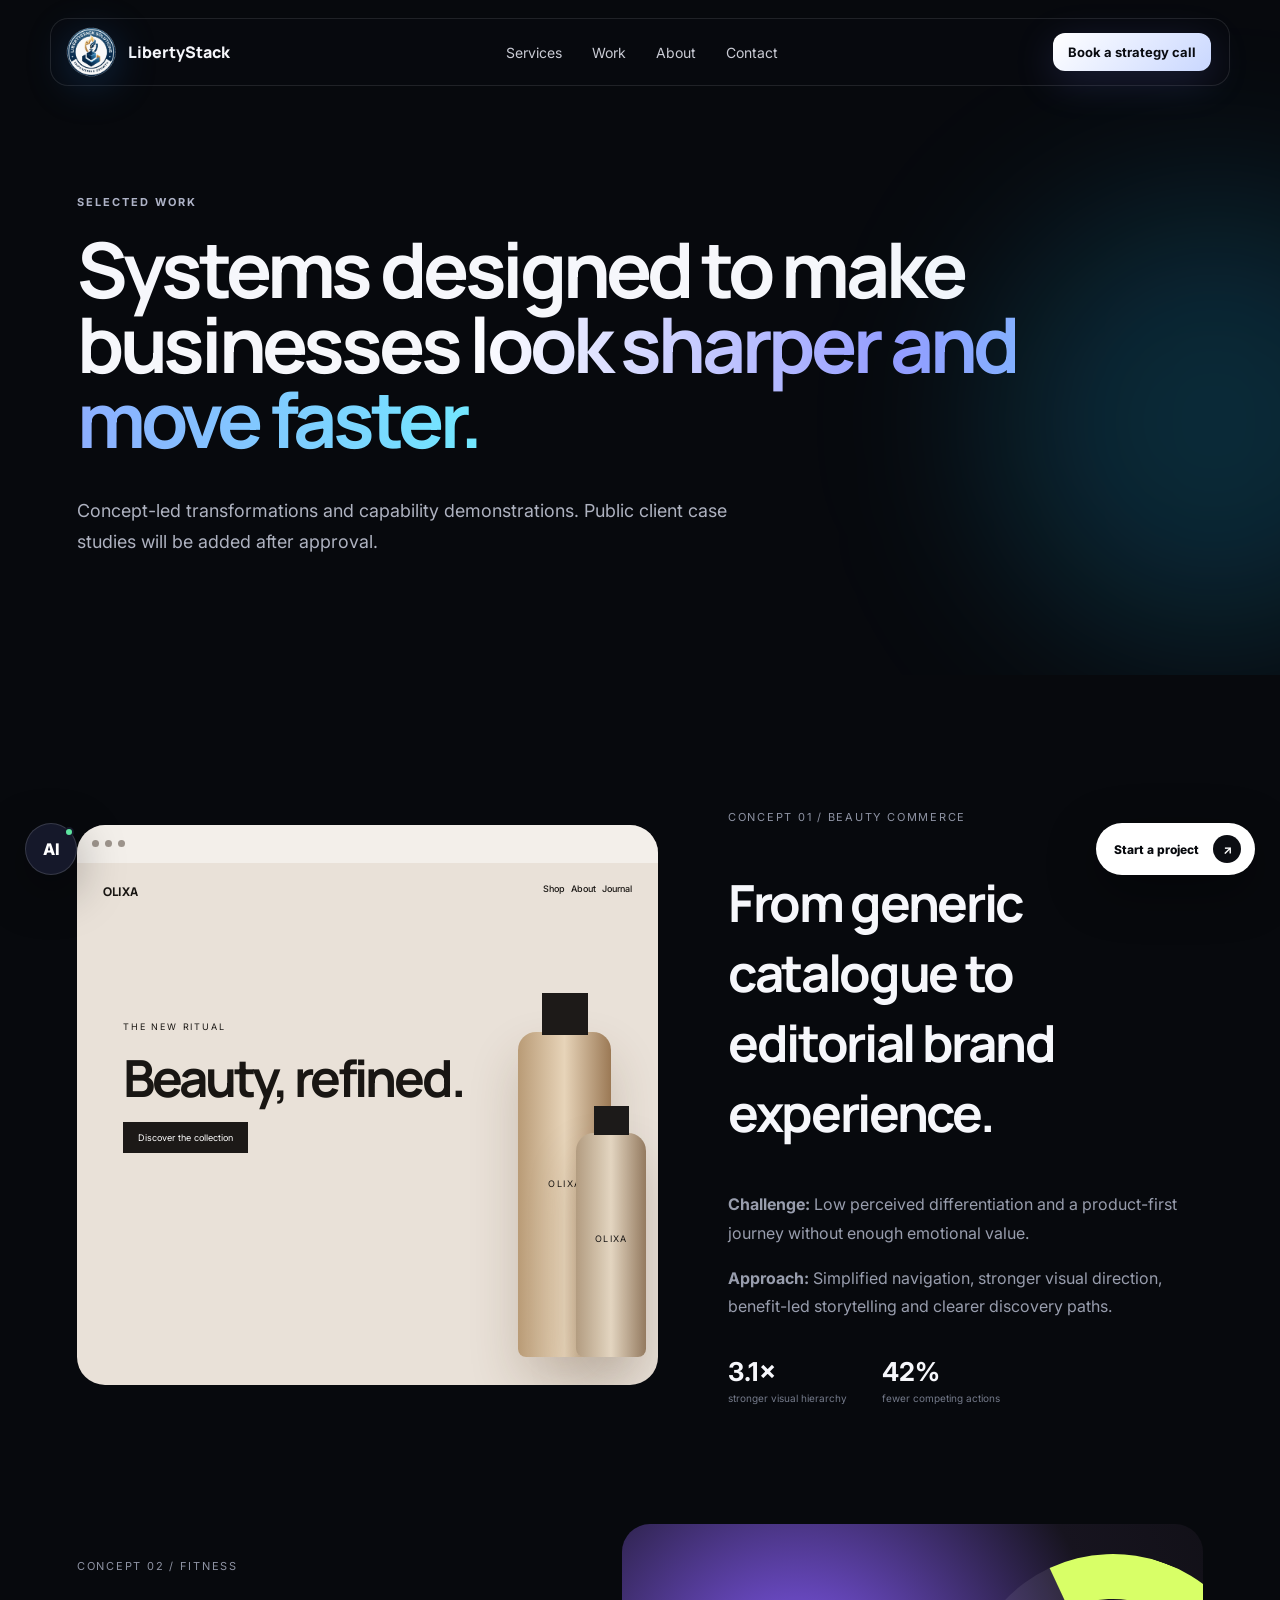
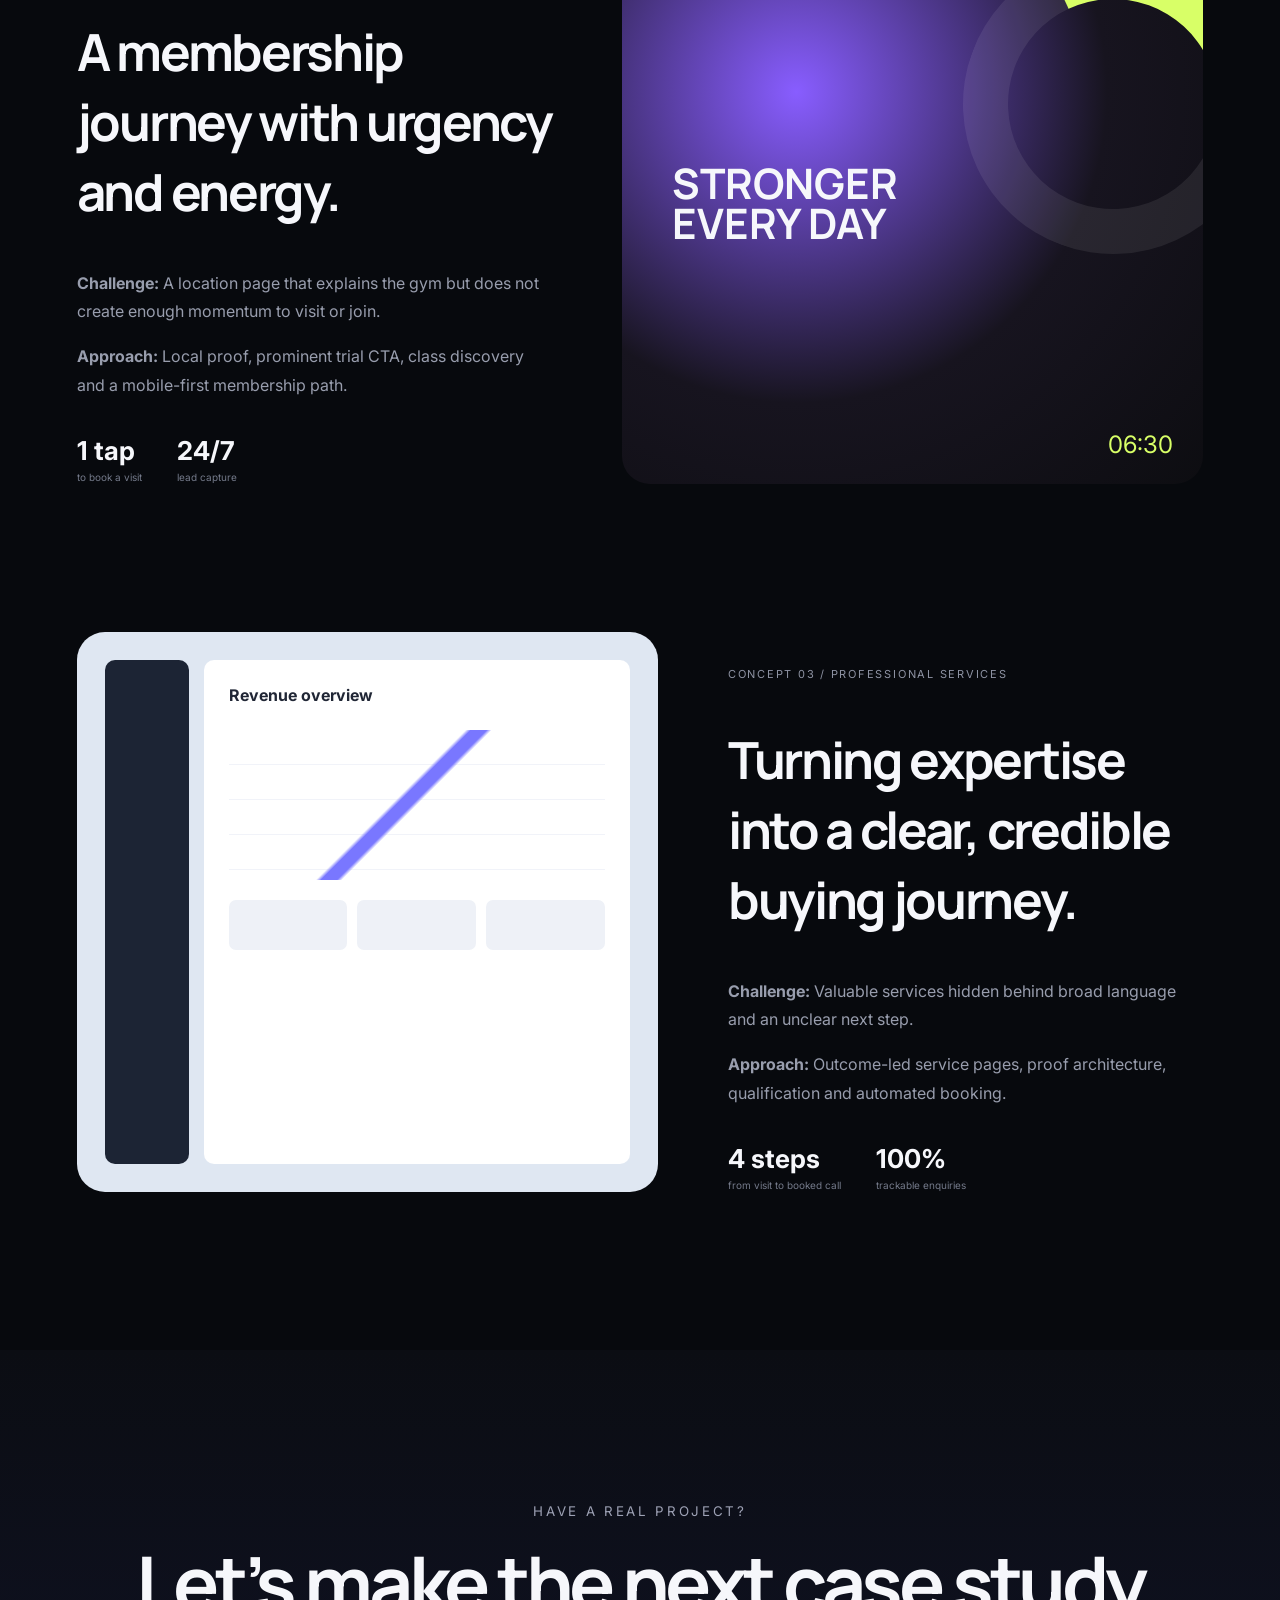
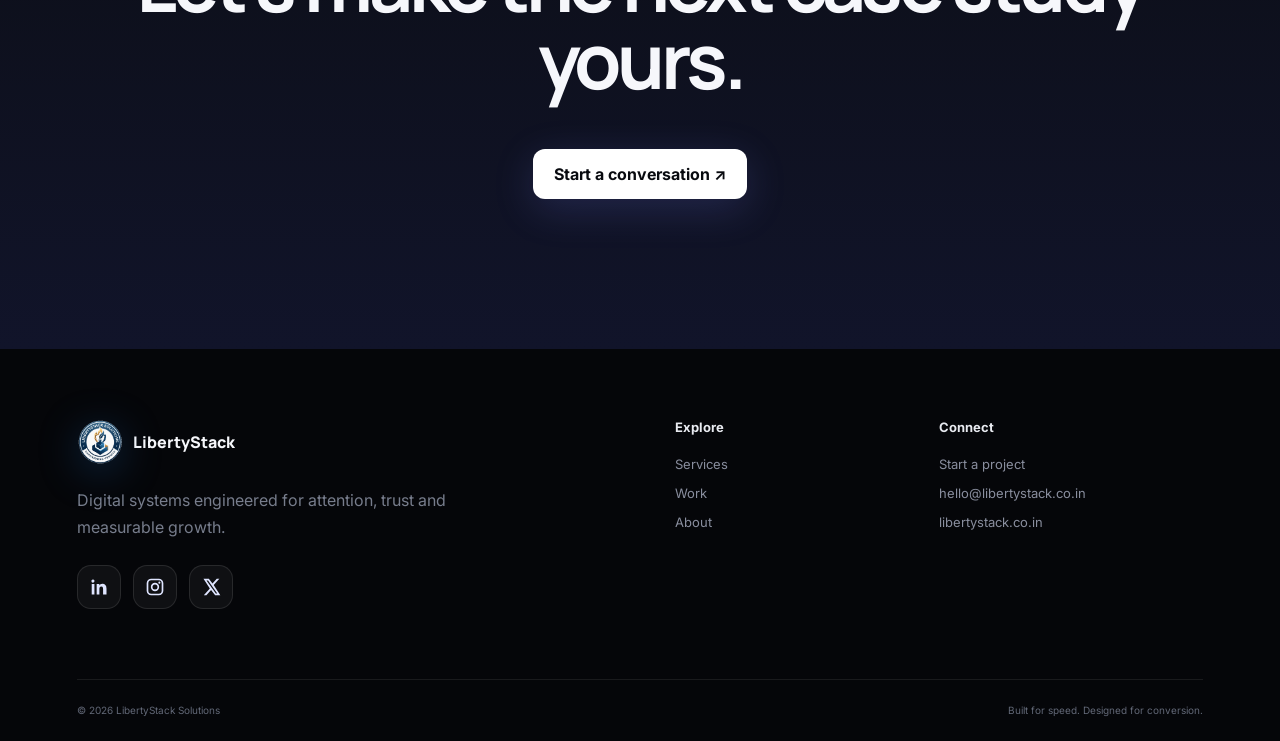
<file: work.html>
<!doctype html><html lang="en"><head><meta charset="utf-8"><meta name="viewport" content="width=device-width,initial-scale=1"><title>Work — LibertyStack Solutions</title><meta name="description" content="Explore selected LibertyStack project concepts and digital transformation case studies."><meta name="theme-color" content="#07090d"><link rel="preconnect" href="https://fonts.googleapis.com"><link rel="preconnect" href="https://fonts.gstatic.com" crossorigin><link href="https://fonts.googleapis.com/css2?family=Inter:wght@400;500;600;700;800&family=Manrope:wght@600;700;800&display=swap" rel="stylesheet"><link rel="stylesheet" href="assets/styles.css"><script type="application/ld+json">{"@context":"https://schema.org","@type":"ProfessionalService","name":"LibertyStack Solutions","url":"https://libertystack.co.in","email":"hello@libertystack.co.in","description":"Web design, development, automation and digital growth systems."}</script><script type="text/javascript">
    (function(c,l,a,r,i,t,y){
        c[a]=c[a]||function(){(c[a].q=c[a].q||[]).push(arguments)};
        t=l.createElement(r);t.async=1;t.src="https://www.clarity.ms/tag/"+i;
        y=l.getElementsByTagName(r)[0];y.parentNode.insertBefore(t,y);
    })(window, document, "clarity", "script", "xpqdxh5vmo");
</script>


<link rel="icon" type="image/png" sizes="32x32" href="/favicon.png">
<link rel="apple-touch-icon" href="/favicon.png">
</head><body><div class="page-transition"></div><header class="site-header" id="siteHeader"><a class="brand" href="index.html" aria-label="LibertyStack Solutions home"><img class="brand-logo" src="assets/libertystack-logo.png" alt="LibertyStack Solutions logo" width="52" height="52"><span>LibertyStack</span></a><nav class="desktop-nav" aria-label="Primary"><a href="services.html">Services</a><a href="work.html">Work</a><a href="about.html">About</a><a href="contact.html">Contact</a></nav><a class="button button-small desktop-cta calendly-link" href="https://calendly.com/ishant-libertystack/new-meeting" target="_blank" rel="noopener noreferrer">Book a strategy call</a><button class="menu-toggle" aria-label="Open menu" aria-expanded="false"><span></span><span></span></button></header><div class="mobile-menu" aria-hidden="true"><a href="services.html">Services</a><a href="work.html">Work</a><a href="about.html">About</a><a href="contact.html">Contact</a><a class="button calendly-link" href="https://calendly.com/ishant-libertystack/new-meeting" target="_blank" rel="noopener noreferrer">Book a strategy call</a></div><main><section class="page-hero work-hero"><div class="gradient-orb orb-two"></div><div class="eyebrow">Selected work</div><h1>Systems designed to make businesses <em>look sharper and move faster.</em></h1><p>Concept-led transformations and capability demonstrations. Public client case studies will be added after approval.</p></section><section class="section case-list"><article class="case-study"><div class="case-visual beauty-mock browser-mock"><div class="browser-bar"><i></i><i></i><i></i></div><div class="mock-nav">OLIXA <span>Shop&nbsp;&nbsp; About&nbsp;&nbsp; Journal</span></div><div class="mock-beauty-copy"><small>THE NEW RITUAL</small><b>Beauty, refined.</b><button>Discover the collection</button></div><div class="bottle b1"></div><div class="bottle b2"></div></div><div class="case-copy"><span>Concept 01 / Beauty commerce</span><h2>From generic catalogue to editorial brand experience.</h2><p><b>Challenge:</b> Low perceived differentiation and a product-first journey without enough emotional value.</p><p><b>Approach:</b> Simplified navigation, stronger visual direction, benefit-led storytelling and clearer discovery paths.</p><div class="metric-row"><div><b>3.1×</b><span>stronger visual hierarchy</span></div><div><b>42%</b><span>fewer competing actions</span></div></div></div></article><article class="case-study reverse"><div class="case-visual fitness-visual"><div class="fitness-ring"></div><b>STRONGER<br>EVERY DAY</b><span>06:30</span></div><div class="case-copy"><span>Concept 02 / Fitness</span><h2>A membership journey with urgency and energy.</h2><p><b>Challenge:</b> A location page that explains the gym but does not create enough momentum to visit or join.</p><p><b>Approach:</b> Local proof, prominent trial CTA, class discovery and a mobile-first membership path.</p><div class="metric-row"><div><b>1 tap</b><span>to book a visit</span></div><div><b>24/7</b><span>lead capture</span></div></div></div></article><article class="case-study"><div class="case-visual dashboard-visual"><div class="dash-side"></div><div class="dash-main"><b>Revenue overview</b><div class="dash-chart"></div><div class="dash-boxes"><i></i><i></i><i></i></div></div></div><div class="case-copy"><span>Concept 03 / Professional services</span><h2>Turning expertise into a clear, credible buying journey.</h2><p><b>Challenge:</b> Valuable services hidden behind broad language and an unclear next step.</p><p><b>Approach:</b> Outcome-led service pages, proof architecture, qualification and automated booking.</p><div class="metric-row"><div><b>4 steps</b><span>from visit to booked call</span></div><div><b>100%</b><span>trackable enquiries</span></div></div></div></article></section><section class="final-cta"><small>HAVE A REAL PROJECT?</small><h2>Let’s make the next case study yours.</h2><a class="button button-light" href="contact.html">Start a conversation ↗</a></section></main><footer class="footer"><div><a class="brand" href="index.html"><img class="brand-logo" src="assets/libertystack-logo.png" alt="LibertyStack Solutions logo" width="52" height="52"><span>LibertyStack</span></a><p>Digital systems engineered for attention, trust and measurable growth.</p><div class="social-links" aria-label="Social media links">
<a class="social-icon" href="https://www.linkedin.com/in/ishant-kumar-sharma" target="_blank" rel="noopener noreferrer" aria-label="LinkedIn">
<svg viewBox="0 0 24 24" aria-hidden="true"><path d="M6.5 8.25H3.25V21H6.5V8.25ZM4.88 3A1.88 1.88 0 1 0 4.88 6.75 1.88 1.88 0 0 0 4.88 3ZM21 13.69C21 9.85 18.95 8.06 16.21 8.06c-2.21 0-3.2 1.22-3.75 2.07V8.25H9.21V21h3.25v-6.31c0-1.66.31-3.27 2.37-3.27 2.03 0 2.06 1.9 2.06 3.38V21H21v-7.31Z"/></svg>
</a>
<a class="social-icon" href="https://www.instagram.com/_scott_0320?igsh=MTJ5cDVhOWIwY25hOA%3D%3D" target="_blank" rel="noopener noreferrer" aria-label="Instagram">
<svg viewBox="0 0 24 24" aria-hidden="true"><path d="M7.5 2h9A5.5 5.5 0 0 1 22 7.5v9a5.5 5.5 0 0 1-5.5 5.5h-9A5.5 5.5 0 0 1 2 16.5v-9A5.5 5.5 0 0 1 7.5 2Zm0 2A3.5 3.5 0 0 0 4 7.5v9A3.5 3.5 0 0 0 7.5 20h9a3.5 3.5 0 0 0 3.5-3.5v-9A3.5 3.5 0 0 0 16.5 4h-9Zm9.75 1.5a1.25 1.25 0 1 1 0 2.5 1.25 1.25 0 0 1 0-2.5ZM12 7a5 5 0 1 1 0 10 5 5 0 0 1 0-10Zm0 2a3 3 0 1 0 0 6 3 3 0 0 0 0-6Z"/></svg>
</a>
<a class="social-icon" href="https://x.com/IshantS29500977" target="_blank" rel="noopener noreferrer" aria-label="X">
<svg viewBox="0 0 24 24" aria-hidden="true"><path d="M18.9 2H22l-6.77 7.74L23.2 22h-6.24l-4.89-6.39L6.48 22H3.36l7.26-8.3L2.98 2h6.4l4.42 5.84L18.9 2Zm-1.1 17.84h1.72L8.44 4.05H6.6L17.8 19.84Z"/></svg>
</a>
</div></div><div class="footer-links"><div><strong>Explore</strong><a href="services.html">Services</a><a href="work.html">Work</a><a href="about.html">About</a></div><div><strong>Connect</strong><a href="contact.html">Start a project</a><a href="mailto:hello@libertystack.co.in">hello@libertystack.co.in</a><a href="https://libertystack.co.in">libertystack.co.in</a></div></div><div class="footer-bottom"><span>© <span data-year></span> LibertyStack Solutions</span><span>Built for speed. Designed for conversion.</span></div></footer><a class="sticky-cta" href="contact.html#book"><span>Start a project</span><b>↗</b></a><button class="chat-launcher" aria-label="Open AI assistant"><span class="pulse"></span>AI</button><section class="chat-panel" aria-label="LibertyStack AI assistant" aria-hidden="true"><div class="chat-head"><div><b>Liberty AI</b><small>Usually replies instantly</small></div><button class="chat-close" aria-label="Close chat">×</button></div><div class="chat-messages"><div class="bot-message">Hi — I can recommend a service, estimate a budget, or help you book a call.</div></div><div class="chat-quick"><button data-chat="services">Recommend a service</button><button data-chat="budget">Estimate a budget</button><button data-chat="call">Book a call</button></div><form class="chat-form"><input aria-label="Your message" placeholder="Ask anything…"><button aria-label="Send">↑</button></form></section><script src="assets/main.js" defer></script></body></html>
</file>
<file: assets/styles.css>
*{box-sizing:border-box}html{scroll-behavior:smooth}body{margin:0;background:#07090d;color:#f6f7fb;font-family:Inter,Arial,sans-serif;overflow-x:hidden}body.menu-open{overflow:hidden}::selection{background:#7c7cff;color:white}a{color:inherit;text-decoration:none}button,input,select,textarea{font:inherit}.site-header{position:fixed;z-index:100;top:18px;left:50%;transform:translateX(-50%);width:min(1180px,calc(100% - 32px));height:68px;padding:0 18px 0 14px;border:1px solid rgba(255,255,255,.1);background:rgba(9,11,16,.72);backdrop-filter:blur(22px);border-radius:18px;display:flex;align-items:center;justify-content:space-between;transition:.3s}.site-header.scrolled{top:8px;background:rgba(9,11,16,.9)}.brand{display:flex;align-items:center;gap:10px;font-family:Manrope;font-weight:800}.brand-mark{width:38px;height:38px;display:grid;place-items:center;background:linear-gradient(135deg,#8f7cff,#4be1ff);border-radius:12px;color:#080a0f;box-shadow:0 0 28px rgba(107,129,255,.28)}.desktop-nav{display:flex;gap:30px;font-size:14px;color:#c9cbd4}.desktop-nav a:hover{color:#fff}.button{display:inline-flex;align-items:center;justify-content:center;gap:10px;border:0;border-radius:12px;padding:15px 21px;background:linear-gradient(135deg,#fff,#c9d7ff);color:#090b10;font-weight:700;cursor:pointer;box-shadow:0 10px 40px rgba(120,134,255,.18);transition:transform .25s,box-shadow .25s}.button:hover{transform:translateY(-2px);box-shadow:0 15px 45px rgba(120,134,255,.3)}.button-small{padding:11px 15px;font-size:13px}.button-outline{background:transparent;color:#fff;border:1px solid rgba(255,255,255,.16);box-shadow:none}.button-light{background:#fff;color:#080a0f}.menu-toggle,.mobile-menu{display:none}.hero{min-height:100svh;position:relative;display:grid;grid-template-columns:1.1fr .7fr;gap:80px;align-items:center;padding:150px max(6vw,30px) 80px;overflow:hidden}.hero:after{content:"";position:absolute;inset:auto 0 0;height:180px;background:linear-gradient(transparent,#07090d);pointer-events:none}.hero-grid{position:absolute;inset:0;background-image:linear-gradient(rgba(255,255,255,.035) 1px,transparent 1px),linear-gradient(90deg,rgba(255,255,255,.035) 1px,transparent 1px);background-size:72px 72px;mask-image:linear-gradient(to bottom,black,transparent 80%)}#networkGlobe{position:absolute;inset:0 0 0 auto;width:62%;height:100%;opacity:.8}.gradient-orb{position:absolute;border-radius:50%;filter:blur(90px);pointer-events:none}.orb-one{width:420px;height:420px;background:rgba(92,83,255,.24);top:10%;left:-12%}.orb-two{width:440px;height:440px;background:rgba(28,194,255,.18);right:-12%;bottom:5%}.orb-three{width:500px;height:500px;background:rgba(125,92,255,.28);left:50%;top:20%;transform:translate(-50%,-50%)}.hero-copy{position:relative;z-index:2;max-width:760px}.eyebrow,.section-label{text-transform:uppercase;letter-spacing:.18em;font-size:11px;font-weight:700;color:#aeb3c7}.eyebrow{display:flex;align-items:center;gap:10px}.eyebrow span{width:24px;height:1px;background:#8f8cff}.hero h1,.page-hero h1{font-family:Manrope;margin:22px 0;font-size:clamp(48px,6vw,94px);line-height:.98;letter-spacing:-.055em}.hero h1 em,.page-hero h1 em{font-style:normal;background:linear-gradient(90deg,#fff,#959dff 45%,#72e8ff);-webkit-background-clip:text;color:transparent}.hero-copy>p,.page-hero>p{max-width:680px;color:#aeb2c0;font-size:clamp(17px,1.4vw,21px);line-height:1.7}.hero-actions{display:flex;align-items:center;gap:25px;margin-top:35px}.text-link{font-size:14px;font-weight:700;color:#d9dbea}.text-link span{margin-left:5px}.hero-proof{display:flex;gap:34px;margin-top:55px}.hero-proof div{display:flex;flex-direction:column;border-left:1px solid rgba(255,255,255,.12);padding-left:16px}.hero-proof b{font-size:20px}.hero-proof span{font-size:11px;color:#858a99;margin-top:5px}.glass-card{background:linear-gradient(145deg,rgba(255,255,255,.1),rgba(255,255,255,.025));border:1px solid rgba(255,255,255,.13);box-shadow:0 30px 90px rgba(0,0,0,.42);backdrop-filter:blur(18px)}.hero-console{position:relative;z-index:3;padding:18px 22px 24px;border-radius:24px;transform-style:preserve-3d}.console-top{display:flex;align-items:center;gap:7px;border-bottom:1px solid rgba(255,255,255,.08);padding-bottom:15px}.console-top span{width:8px;height:8px;border-radius:50%;background:#4c515d}.console-top small{margin-left:auto;color:#777d8e}.console-metric{padding:28px 0 12px;display:grid;grid-template-columns:1fr auto;gap:5px}.console-metric small{grid-column:1/-1;color:#8b91a2}.console-metric b{font-size:38px}.positive{color:#5ee5a0;align-self:end;font-size:12px}.mini-chart{height:130px;display:flex;align-items:end;gap:8px;border-bottom:1px solid rgba(255,255,255,.1);padding:15px 0}.mini-chart i{flex:1;height:var(--h);border-radius:4px 4px 0 0;background:linear-gradient(#76e6ff,#7667ff);opacity:.8}.console-row{display:flex;justify-content:space-between;padding-top:15px;font-size:12px;color:#9ca1b1}.console-row b{color:#e9ebf2}.status-dot{display:inline-block;width:6px;height:6px;border-radius:50%;background:#5ee5a0;margin-right:7px;box-shadow:0 0 10px #5ee5a0}.scroll-note{position:absolute;z-index:4;bottom:28px;left:50%;transform:translateX(-50%);font-size:10px;text-transform:uppercase;letter-spacing:.15em;color:#777d8c}.scroll-note span{margin-left:10px}.logo-strip{padding:26px 5vw;border-top:1px solid rgba(255,255,255,.07);border-bottom:1px solid rgba(255,255,255,.07);color:#707584;text-align:center}.logo-strip>span{font-size:10px;text-transform:uppercase;letter-spacing:.18em}.logo-strip div{display:flex;justify-content:center;gap:clamp(22px,5vw,70px);flex-wrap:wrap;margin-top:18px}.logo-strip b{font-family:Manrope;font-size:13px;letter-spacing:.08em;color:#a5a9b5}.section{padding:130px max(6vw,30px);max-width:1500px;margin:auto}.split-heading,.section-head{display:grid;grid-template-columns:1.2fr .8fr;gap:80px;align-items:end;margin-top:28px}.split-heading h2,.section-head h2,.calculator-copy h2,.faq h2{font-family:Manrope;font-size:clamp(38px,5vw,72px);line-height:1.04;letter-spacing:-.05em;margin:0}.split-heading h2 span{color:#757b8b}.split-heading p{color:#9ea3b3;line-height:1.8;font-size:17px}.section-head .text-link{justify-self:end}.system-track{display:grid;grid-template-columns:1fr auto 1fr auto 1fr;margin-top:80px}.system-node{padding:28px}.system-node b{font-size:11px;color:#74798a}.system-node h3{font-size:24px;margin:32px 0 12px}.system-node p{color:#9297a7;line-height:1.7}.system-line{width:1px;background:linear-gradient(transparent,rgba(124,126,255,.8),transparent)}.service-grid{display:grid;grid-template-columns:repeat(3,1fr);gap:18px;margin-top:55px}.service-card{min-height:475px;position:relative;padding:28px;border-radius:24px;border:1px solid rgba(255,255,255,.09);background:linear-gradient(150deg,rgba(255,255,255,.07),rgba(255,255,255,.015));overflow:hidden;transition:border-color .3s,transform .3s;transform-style:preserve-3d}.service-card:before{content:"";position:absolute;width:180px;height:180px;border-radius:50%;filter:blur(60px);background:rgba(106,91,255,.18);right:-70px;top:-70px}.service-card:hover{border-color:rgba(145,143,255,.45)}.service-number{font-size:11px;color:#777d8c}.service-icon{font-size:60px;margin:70px 0 24px;color:#9495ff}.service-card h3{font-size:25px}.service-card p,.service-card li{color:#989dac;line-height:1.65}.service-card ul{list-style:none;padding:0;margin:25px 0}.service-card li:before{content:"↳";margin-right:10px;color:#7779ff}.service-card>a{position:absolute;bottom:28px;font-weight:700;font-size:13px}.project{margin-top:55px;border-radius:28px;border:1px solid rgba(255,255,255,.1);background:#10131a;overflow:hidden}.project-large{display:grid;grid-template-columns:.8fr 1.2fr;min-height:600px}.project-copy{padding:60px;display:flex;flex-direction:column;justify-content:center}.project-copy>span,.project-small>span,.case-copy>span{font-size:11px;text-transform:uppercase;letter-spacing:.16em;color:#8e93a3}.project-copy h3,.project-small h3{font-family:Manrope;font-size:clamp(30px,3vw,48px);letter-spacing:-.04em}.project-copy p{color:#a1a6b4;line-height:1.8}.tag-row{display:flex;gap:8px;flex-wrap:wrap;margin:20px 0 45px}.tag-row i{font-style:normal;border:1px solid rgba(255,255,255,.1);padding:8px 10px;border-radius:100px;font-size:10px;color:#aeb2c0}.project-copy a,.project-small a{font-weight:700;font-size:13px}.browser-mock{position:relative;min-height:450px;background:#e9e1d8;color:#191613;overflow:hidden}.browser-bar{height:38px;background:rgba(255,255,255,.45);display:flex;align-items:center;padding:0 15px;gap:6px}.browser-bar i{width:7px;height:7px;background:#9d948c;border-radius:50%}.mock-nav{padding:20px 26px;font-family:Manrope;font-weight:800;display:flex;justify-content:space-between;font-size:12px}.mock-nav span{font-family:Inter;font-weight:500;font-size:9px}.mock-beauty-copy{position:absolute;z-index:2;top:35%;left:8%;display:flex;flex-direction:column}.mock-beauty-copy small{font-size:9px;letter-spacing:.2em}.mock-beauty-copy b{font-family:Manrope;font-size:clamp(34px,4vw,65px);letter-spacing:-.06em;margin:10px 0}.mock-beauty-copy button{width:max-content;border:0;background:#1c1917;color:white;padding:10px 15px;font-size:9px}.bottle{position:absolute;right:8%;bottom:5%;width:16%;height:58%;background:linear-gradient(90deg,#b99b76,#e7d4b9,#9b7955);border-radius:18px 18px 8px 8px;box-shadow:0 25px 50px rgba(80,50,20,.2)}.bottle:before{content:"";position:absolute;width:50%;height:13%;left:25%;top:-12%;background:#1d1a18}.bottle:after{content:"OLIXA";position:absolute;top:45%;width:100%;text-align:center;font-size:9px;letter-spacing:.15em}.b2{right:2%;height:40%;width:12%;filter:saturate(.75)}.project-pair{display:grid;grid-template-columns:1fr 1fr;gap:18px;margin-top:18px}.project-small{padding:18px;border:1px solid rgba(255,255,255,.09);border-radius:26px;background:#10131a}.project-small>span,.project-small h3,.project-small>a{display:block;margin-left:20px;margin-right:20px}.project-small h3{font-size:28px}.fitness-visual,.dashboard-visual{height:390px;border-radius:18px;margin-bottom:28px;position:relative;overflow:hidden}.fitness-visual{background:radial-gradient(circle at 30% 30%,#885dff,#17141f 55%,#0d0d11);display:flex;align-items:center;padding:50px}.fitness-ring{position:absolute;width:300px;height:300px;border:45px solid rgba(255,255,255,.08);border-top-color:#d8ff67;border-radius:50%;right:-60px;top:30px;transform:rotate(20deg)}.fitness-visual b{font-family:Manrope;font-size:42px;line-height:.95;z-index:2}.fitness-visual span{position:absolute;bottom:25px;right:30px;color:#d8ff67;font-size:24px}.dashboard-visual{background:#dfe7f2;display:flex;padding:28px}.dash-side{width:16%;border-radius:10px;background:#1c2434}.dash-main{flex:1;margin-left:15px;background:white;border-radius:10px;padding:25px;color:#202635}.dash-chart{height:150px;margin-top:25px;background:linear-gradient(135deg,transparent 45%,#7977ff 46%,#7977ff 49%,transparent 50%),linear-gradient(to top,#f1f3f9 1px,transparent 1px);background-size:100% 100%,100% 35px}.dash-boxes{display:flex;gap:10px;margin-top:20px}.dash-boxes i{height:50px;flex:1;background:#eef1f7;border-radius:7px}.before-after{height:600px;position:relative;margin-top:60px;border-radius:26px;overflow:hidden;border:1px solid rgba(255,255,255,.1);user-select:none}.after-panel,.before-panel{position:absolute;inset:0}.after-panel{background:#1218cc}.before-panel{width:50%;overflow:hidden;background:#ededed;border-right:2px solid white}.after-site,.before-site{width:calc(100vw - 12vw);max-width:1320px;height:100%;padding:45px;color:white}.after-site nav{display:flex;justify-content:space-between;font-weight:800}.after-site nav span{font-size:12px;font-weight:500}.after-site>div{margin:110px 8%}.after-site small{letter-spacing:.2em}.after-site h3{font-family:Manrope;font-size:80px;line-height:.9;margin:20px 0}.after-site button{padding:14px 20px;border:0}.before-site{color:#222;font-family:Arial;padding:90px 60px}.before-site h3{font-size:38px}.before-site button{background:#1474d4;color:white;padding:10px 18px;border:0}.old-boxes{display:flex;gap:15px;margin-top:70px}.old-boxes i{width:180px;height:150px;background:#ccc}.ba-handle{position:absolute;left:50%;top:0;bottom:0;width:2px;background:#fff;transform:translateX(-50%);display:grid;place-items:center}.ba-handle span{width:48px;height:48px;background:#fff;color:#111;border-radius:50%;display:grid;place-items:center;font-size:20px}.ba-label{position:absolute;top:20px;padding:8px 12px;background:rgba(0,0,0,.6);border-radius:20px;font-size:10px;text-transform:uppercase}.before-label{left:20px}.after-label{right:20px}.calculator-section{display:grid;grid-template-columns:.8fr 1.2fr;gap:90px;align-items:center}.calculator-copy p{color:#9ea3b2;line-height:1.8}.calculator-copy small{display:block;color:#666c7c;margin-top:30px}.roi-card{padding:36px;border-radius:25px}.roi-card label{display:grid;grid-template-columns:1fr auto;gap:14px;margin-bottom:30px;font-size:13px;color:#b8bcc8}.roi-card output{color:white;font-weight:700}.roi-card input{grid-column:1/-1;width:100%;accent-color:#8582ff}.roi-result{border-top:1px solid rgba(255,255,255,.1);padding-top:28px;display:flex;flex-direction:column}.roi-result span{font-size:12px;color:#989dac}.roi-result b{font-family:Manrope;font-size:42px;margin:8px 0;background:linear-gradient(90deg,#fff,#7de5ff);-webkit-background-clip:text;color:transparent}.roi-result small{color:#6f7483}.testimonial-grid{display:grid;grid-template-columns:repeat(3,1fr);gap:18px;margin-top:55px}.testimonial-grid blockquote{margin:0;padding:32px;border-radius:20px;border:1px solid rgba(255,255,255,.09);background:#0d1016}.testimonial-grid p{font-family:Manrope;font-size:22px;line-height:1.5;margin-top:0}.testimonial-grid footer{display:flex;flex-direction:column;margin-top:50px;font-size:11px}.testimonial-grid footer span{color:#777d8d;margin-top:5px}.honesty-note{font-size:11px;color:#676d7c;text-align:center;margin-top:24px}.pricing-grid{display:grid;grid-template-columns:repeat(3,1fr);gap:18px;margin-top:60px}.price-card{position:relative;padding:34px;border:1px solid rgba(255,255,255,.1);border-radius:24px;background:#0d1016}.price-card.featured{background:linear-gradient(145deg,#171a28,#10131b);border-color:#706cff;transform:translateY(-14px)}.popular{position:absolute;top:0;right:25px;transform:translateY(-50%);background:#7774ff;padding:7px 12px;border-radius:100px;font-size:9px;text-transform:uppercase;font-weight:800}.price-card>span{font-size:11px;text-transform:uppercase;letter-spacing:.15em;color:#8f94a5}.price-card h3{font-family:Manrope;font-size:40px}.price-card h3 small{display:block;font-family:Inter;font-size:10px;color:#777d8c}.price-card p,.price-card li{color:#969baa;line-height:1.7}.price-card ul{list-style:none;padding:0;margin:28px 0}.price-card li{padding:8px 0;border-bottom:1px solid rgba(255,255,255,.06)}.price-card li:before{content:"✓";color:#71eab3;margin-right:9px}.price-card .button{width:100%;margin-top:15px}.faq-layout{display:grid;grid-template-columns:.65fr 1.35fr;gap:100px}.accordion details{border-bottom:1px solid rgba(255,255,255,.12);padding:22px 0}.accordion summary{list-style:none;cursor:pointer;font-weight:600;display:flex;justify-content:space-between}.accordion summary::-webkit-details-marker{display:none}.accordion summary span{transition:.3s}.accordion details[open] summary span{transform:rotate(45deg)}.accordion p{color:#9297a7;line-height:1.75;max-width:720px}.final-cta{position:relative;text-align:center;padding:150px 30px;overflow:hidden;background:linear-gradient(#0b0d13,#11142a)}.final-cta>*{position:relative;z-index:2}.final-cta small{letter-spacing:.2em;color:#9ea2b5}.final-cta h2{font-family:Manrope;font-size:clamp(43px,6vw,82px);letter-spacing:-.055em;line-height:1;margin:25px 0}.final-cta p{color:#a3a7b6}.final-cta .button{margin-top:25px}.footer{padding:70px max(6vw,30px) 25px;display:grid;grid-template-columns:1fr 1fr;gap:70px;background:#050609}.footer>div:first-child p{max-width:380px;color:#777d8c;line-height:1.7;margin-top:22px}.footer-links{display:grid;grid-template-columns:1fr 1fr}.footer-links>div{display:flex;flex-direction:column;gap:13px;font-size:13px;color:#898e9e}.footer-links strong{color:#e8eaf0;margin-bottom:8px}.footer-bottom{grid-column:1/-1;border-top:1px solid rgba(255,255,255,.08);padding-top:24px;display:flex;justify-content:space-between;font-size:10px;color:#626877}.sticky-cta{position:fixed;z-index:90;right:25px;bottom:25px;background:#fff;color:#080a0e;padding:12px 14px 12px 18px;border-radius:100px;display:flex;gap:14px;align-items:center;font-size:12px;font-weight:800;box-shadow:0 15px 50px rgba(0,0,0,.4)}.sticky-cta b{width:28px;height:28px;border-radius:50%;display:grid;place-items:center;background:#0b0d12;color:white}.chat-launcher{position:fixed;z-index:95;left:25px;bottom:25px;width:52px;height:52px;border-radius:50%;border:1px solid rgba(255,255,255,.14);background:#15182a;color:white;font-weight:800;box-shadow:0 15px 50px rgba(0,0,0,.4);cursor:pointer}.pulse{position:absolute;right:2px;top:3px;width:10px;height:10px;background:#5ee5a0;border:2px solid #15182a;border-radius:50%}.chat-panel{position:fixed;z-index:110;left:25px;bottom:88px;width:min(360px,calc(100% - 30px));height:500px;background:#0d1017;border:1px solid rgba(255,255,255,.12);border-radius:22px;box-shadow:0 25px 90px rgba(0,0,0,.55);display:flex;flex-direction:column;opacity:0;pointer-events:none;transform:translateY(20px) scale(.96);transition:.25s;overflow:hidden}.chat-panel.open{opacity:1;pointer-events:auto;transform:none}.chat-head{display:flex;justify-content:space-between;padding:18px;border-bottom:1px solid rgba(255,255,255,.08)}.chat-head div{display:flex;flex-direction:column}.chat-head small{color:#6f7585;margin-top:3px}.chat-close{background:transparent;border:0;color:white;font-size:24px;cursor:pointer}.chat-messages{flex:1;padding:17px;overflow:auto}.bot-message,.user-message{max-width:82%;padding:11px 13px;border-radius:13px;font-size:12px;line-height:1.55;margin-bottom:10px}.bot-message{background:#1a1e29;color:#c9cdd7}.user-message{background:#7774ff;margin-left:auto}.chat-quick{display:flex;gap:6px;padding:0 12px 10px;overflow:auto}.chat-quick button{white-space:nowrap;background:transparent;border:1px solid rgba(255,255,255,.1);color:#aeb2c0;border-radius:100px;padding:7px 9px;font-size:9px}.chat-form{display:flex;border-top:1px solid rgba(255,255,255,.08);padding:12px}.chat-form input{flex:1;background:transparent;border:0;color:white;outline:0}.chat-form button{width:34px;height:34px;border:0;border-radius:50%;background:white}.page-hero{min-height:75vh;padding:180px max(6vw,30px) 100px;position:relative;overflow:hidden;display:flex;flex-direction:column;justify-content:end}.page-hero h1{max-width:1050px}.service-detail{display:grid;grid-template-columns:.7fr 1.3fr;gap:110px;border-top:1px solid rgba(255,255,255,.08)}.service-sticky{align-self:start;position:sticky;top:120px}.service-sticky>span{color:#767b8b;font-size:12px}.service-sticky h2{font-family:Manrope;font-size:45px;margin-bottom:15px}.service-sticky p,.service-content p{color:#959aaa;line-height:1.75}.service-content article{padding:35px 0;border-bottom:1px solid rgba(255,255,255,.09)}.service-content h3{font-size:24px}.process-band{padding:120px max(6vw,30px);background:linear-gradient(135deg,#6057e9,#1c70d9);text-align:center}.process-band h2{font-family:Manrope;font-size:clamp(38px,5vw,70px);letter-spacing:-.045em}.process-band p{color:rgba(255,255,255,.75)}.process-band .button{margin-top:20px}.case-list{display:flex;flex-direction:column;gap:120px}.case-study{display:grid;grid-template-columns:1.1fr .9fr;gap:70px;align-items:center}.case-study.reverse{grid-template-columns:.9fr 1.1fr}.case-study.reverse .case-visual{order:2}.case-visual{height:560px;border-radius:28px;overflow:hidden}.case-copy h2{font-family:Manrope;font-size:clamp(34px,4vw,58px);letter-spacing:-.045em}.case-copy p{color:#989dad;line-height:1.8}.metric-row{display:flex;gap:35px;margin-top:35px}.metric-row div{display:flex;flex-direction:column}.metric-row b{font-size:26px}.metric-row span{font-size:10px;color:#747a8a;margin-top:5px}.about-story .belief-grid{display:grid;grid-template-columns:repeat(3,1fr);gap:18px;margin-top:70px}.belief-grid article{padding:28px;border-top:1px solid rgba(255,255,255,.13)}.belief-grid b{color:#747a8b;font-size:11px}.belief-grid h3{font-size:22px;margin-top:35px}.belief-grid p{color:#9297a7;line-height:1.7}.value-row{display:grid;grid-template-columns:80px 1fr 1fr;gap:40px;padding:35px 0;border-bottom:1px solid rgba(255,255,255,.1);align-items:start}.value-row span{color:#767b8c}.value-row h3{font-family:Manrope;font-size:28px;margin:0}.value-row p{color:#9398a8;line-height:1.7;margin:0}.contact-grid{display:grid;grid-template-columns:.75fr 1.25fr;gap:90px;align-items:start}.contact-info h2{font-family:Manrope;font-size:45px;letter-spacing:-.04em}.contact-info>p{color:#969bab;line-height:1.8}.contact-method{display:flex;flex-direction:column;margin-top:35px}.contact-method small{color:#6f7585;margin-bottom:8px}.project-form{padding:35px;border-radius:25px;position:relative}.project-form label{display:flex;flex-direction:column;gap:9px;font-size:12px;color:#aeb2c0;margin-bottom:20px}.project-form input,.project-form select,.project-form textarea{width:100%;background:#0a0c11;border:1px solid rgba(255,255,255,.1);color:#fff;padding:14px;border-radius:10px;outline:0}.project-form input:focus,.project-form select:focus,.project-form textarea:focus{border-color:#7976ff}.form-row{display:grid;grid-template-columns:1fr 1fr;gap:16px}.form-note{display:block;color:#646a79;line-height:1.5;margin-top:15px}.form-success{position:absolute;inset:0;background:#10131a;border-radius:25px;display:flex;flex-direction:column;justify-content:center;align-items:center;opacity:0;pointer-events:none;transition:.3s}.form-success.show{opacity:1;pointer-events:auto}.form-success i{font-style:normal;width:60px;height:60px;border-radius:50%;display:grid;place-items:center;background:#64e2a6;color:#07100b;font-size:28px}.form-success b{font-size:24px;margin:20px 0 5px}.form-success span{color:#9095a5}.quote-builder{display:grid;grid-template-columns:.8fr 1.2fr;gap:90px}.quote-builder h2{font-family:Manrope;font-size:50px}.quote-builder p{color:#979cab;line-height:1.8}.quote-card{border:1px solid rgba(255,255,255,.1);border-radius:24px;overflow:hidden}.quote-options label{display:grid;grid-template-columns:auto 1fr auto;gap:14px;padding:20px 25px;border-bottom:1px solid rgba(255,255,255,.07);cursor:pointer}.quote-options input{accent-color:#7e7aff}.quote-options b{font-size:12px;color:#8e93a3}.quote-total{padding:28px;display:grid;grid-template-columns:1fr auto;align-items:center;background:#10131a}.quote-total span{font-size:11px;color:#8d92a2}.quote-total b{font-size:26px;grid-row:2}.quote-total button{grid-column:2;grid-row:1/3}.booking-card{padding:70px;border-radius:30px;background:linear-gradient(135deg,#6058eb,#1769ce);display:flex;justify-content:space-between;align-items:center;gap:30px}.booking-card h2{font-family:Manrope;font-size:50px;margin:16px 0}.booking-card p{max-width:700px;color:rgba(255,255,255,.75)}.booking-card code{background:rgba(0,0,0,.2);padding:2px 5px;border-radius:4px}.reveal{opacity:0;transform:translateY(30px);transition:opacity .8s,transform .8s}.reveal.visible{opacity:1;transform:none}.page-transition{position:fixed;z-index:999;inset:0;background:#090b10;transform:translateY(-100%);pointer-events:none}.cursor-dot,.cursor-ring{position:fixed;z-index:9999;pointer-events:none;border-radius:50%;display:none}.cursor-dot{width:5px;height:5px;background:#000}.cursor-ring{width:32px;height:32px;border:1px solid rgba(0,0,0,.45);transition:width .2s,height .2s,border-color .2s}.cursor-ring.hover{width:46px;height:46px;border-color:#000}@media(pointer:fine){.cursor-dot,.cursor-ring{display:block}}@media(max-width:900px){.desktop-nav,.desktop-cta{display:none}.menu-toggle{display:flex;width:40px;height:40px;background:transparent;border:0;flex-direction:column;justify-content:center;gap:6px}.menu-toggle span{width:22px;height:1px;background:white}.mobile-menu{position:fixed;z-index:99;inset:0;background:#080a0e;padding:120px 30px 40px;display:flex;flex-direction:column;gap:25px;font-family:Manrope;font-size:35px;transform:translateY(-100%);transition:.35s}.mobile-menu.open{transform:none}.hero{grid-template-columns:1fr;padding-top:140px}.hero-console{max-width:600px}.hero h1{font-size:clamp(48px,12vw,78px)}#networkGlobe{width:100%;opacity:.35}.system-track,.service-grid,.project-large,.project-pair,.calculator-section,.testimonial-grid,.pricing-grid,.faq-layout,.service-detail,.case-study,.case-study.reverse,.contact-grid,.quote-builder{grid-template-columns:1fr}.split-heading,.section-head{grid-template-columns:1fr;gap:25px}.section-head .text-link{justify-self:start}.system-track{gap:0}.system-line{height:1px;width:100%;background:linear-gradient(90deg,transparent,rgba(124,126,255,.8),transparent)}.project-copy{padding:35px}.project-large .browser-mock{min-height:500px}.before-after{height:460px}.after-site h3{font-size:50px}.calculator-section,.contact-grid,.quote-builder{gap:45px}.price-card.featured{transform:none}.faq-layout{gap:30px}.service-sticky{position:static}.case-study.reverse .case-visual{order:0}.case-visual{height:480px}.about-story .belief-grid{grid-template-columns:1fr}.booking-card{flex-direction:column;align-items:flex-start}.footer{grid-template-columns:1fr}.footer-bottom{grid-column:1}.sticky-cta span{display:none}}@media(max-width:600px){.site-header{top:10px}.section{padding:90px 20px}.hero{padding-left:20px;padding-right:20px}.hero-actions{align-items:flex-start;flex-direction:column}.hero-proof{gap:15px;flex-wrap:wrap}.hero-console{padding:14px}.logo-strip div{gap:18px}.system-node{padding:25px 0}.service-card{min-height:430px}.project-pair{grid-template-columns:1fr}.fitness-visual,.dashboard-visual{height:320px}.before-after{height:380px}.before-site{padding:70px 25px}.after-site{padding:35px 25px}.after-site>div{margin:80px 0}.old-boxes i{width:80px;height:90px}.roi-result b{font-size:30px}.testimonial-grid{grid-template-columns:1fr}.page-hero{padding:150px 20px 70px}.form-row{grid-template-columns:1fr}.project-form{padding:22px}.quote-total{grid-template-columns:1fr}.quote-total button{grid-column:1;grid-row:auto;margin-top:18px}.booking-card{padding:35px 25px}.booking-card h2{font-size:38px}.value-row{grid-template-columns:40px 1fr}.value-row p{grid-column:2}.footer{padding-left:20px;padding-right:20px}.footer-links{grid-template-columns:1fr;gap:35px}.footer-bottom{flex-direction:column;gap:10px}.chat-panel{left:15px;bottom:78px}.chat-launcher{left:15px;bottom:15px}.sticky-cta{right:15px;bottom:15px}}@media(prefers-reduced-motion:reduce){html{scroll-behavior:auto}.reveal{opacity:1;transform:none;transition:none}.gradient-orb{display:none}}

/* Social links */
.social-links{display:flex;gap:12px;margin-top:24px;align-items:center}
.social-icon{position:relative;width:44px;height:44px;border-radius:14px;display:grid;place-items:center;color:#dfe5ff;background:rgba(255,255,255,.045);border:1px solid rgba(255,255,255,.1);overflow:hidden;isolation:isolate;transition:transform .28s ease,border-color .28s ease,box-shadow .28s ease,color .28s ease}
.social-icon svg{width:20px;height:20px;fill:currentColor;position:relative;z-index:2;transition:transform .28s ease,filter .28s ease}
.social-icon::before{content:"";position:absolute;inset:-60%;background:linear-gradient(115deg,transparent 30%,rgba(255,255,255,.85) 48%,transparent 66%);transform:translateX(-65%) rotate(12deg);z-index:1}
.social-icon::after{content:"";position:absolute;inset:5px;border-radius:10px;background:radial-gradient(circle at 50% 45%,rgba(125,135,255,.36),transparent 70%);opacity:0;transition:opacity .28s ease;z-index:0}
.social-icon:hover,.social-icon:focus-visible{transform:translateY(-4px) scale(1.04);color:#fff;border-color:rgba(157,164,255,.72);box-shadow:0 0 0 1px rgba(125,135,255,.18),0 10px 28px rgba(75,78,225,.32),0 0 28px rgba(115,145,255,.22);outline:none}
.social-icon:hover::before,.social-icon:focus-visible::before,.social-icon.social-clicked::before{animation:socialShine .68s cubic-bezier(.22,.8,.25,1)}
.social-icon:hover::after,.social-icon:focus-visible::after,.social-icon.social-clicked::after{opacity:1}
.social-icon:hover svg,.social-icon:focus-visible svg,.social-icon.social-clicked svg{transform:scale(1.12);filter:drop-shadow(0 0 8px rgba(202,211,255,.9))}
.social-icon.social-clicked{animation:socialPulse .65s ease}
@keyframes socialShine{from{transform:translateX(-65%) rotate(12deg)}to{transform:translateX(65%) rotate(12deg)}}
@keyframes socialPulse{0%,100%{box-shadow:0 0 0 rgba(121,128,255,0)}45%{box-shadow:0 0 0 8px rgba(121,128,255,.12),0 0 34px rgba(121,128,255,.7)}}

/* Cinematic cross-fade page transition — no vertical lift */
.page-transition{position:fixed;z-index:9998;inset:0;pointer-events:none;transform:none!important;opacity:0;background:radial-gradient(circle at 50% 45%,rgba(113,115,255,.16),rgba(7,9,13,.96) 56%,#07090d 100%);backdrop-filter:blur(0);transition:opacity .4s ease,backdrop-filter .4s ease}
body>main,body>.site-header,body>.mobile-menu,body>.footer,body>.sticky-cta,body>.chat-launcher{transition:opacity .38s ease,filter .38s ease,transform .38s cubic-bezier(.22,.8,.25,1)}
body.page-leaving{overflow:hidden}
body.page-leaving .page-transition{opacity:1;backdrop-filter:blur(14px)}
body.page-leaving>main,body.page-leaving>.site-header,body.page-leaving>.footer,body.page-leaving>.sticky-cta,body.page-leaving>.chat-launcher{opacity:.15;filter:blur(7px);transform:scale(.985)}
@media(prefers-reduced-motion:reduce){.social-icon,.social-icon svg,.page-transition,body>main,body>.site-header,body>.footer{transition:none!important;animation:none!important}}


/* LibertyStack logo */
.brand-logo{width:52px;height:52px;object-fit:contain;flex:0 0 auto;filter:drop-shadow(0 8px 20px rgba(34,119,210,.28));transition:transform .3s ease,filter .3s ease}.brand:hover .brand-logo,.brand:focus-visible .brand-logo{transform:rotate(-4deg) scale(1.06);filter:drop-shadow(0 0 16px rgba(71,155,255,.55))}.site-header .brand{gap:11px}.footer .brand-logo{width:46px;height:46px}@media(max-width:600px){.brand-logo{width:44px;height:44px}.site-header .brand>span:last-child{display:none}}


/* Apple-inspired minimalist cursor */
@media (pointer:fine) {
  html,
  body,
  body * {
    cursor: url("data:image/svg+xml,%3Csvg xmlns='http://www.w3.org/2000/svg' width='28' height='34' viewBox='0 0 28 34'%3E%3Cpath d='M3 2.4v24.2l6.35-6.05 4.38 10.05 4.48-1.95-4.35-9.95h8.78L3 2.4Z' fill='%23fff' stroke='%2311141a' stroke-width='1.8' stroke-linejoin='round'/%3E%3C/svg%3E") 3 2, default;
  }

  a,
  button,
  [role="button"],
  summary,
  label[for],
  input[type="button"],
  input[type="submit"],
  input[type="reset"],
  input[type="checkbox"],
  input[type="radio"],
  select,
  .button,
  .calendly-link,
  .chat-launcher,
  .chat-close,
  .social-icon,
  .tilt {
    cursor: url("data:image/svg+xml,%3Csvg xmlns='http://www.w3.org/2000/svg' width='30' height='34' viewBox='0 0 30 34'%3E%3Cpath d='M10.2 15.4V8.7a2.1 2.1 0 0 1 4.2 0v5.2-8.2a2.1 2.1 0 0 1 4.2 0v8.2-6.4a2.1 2.1 0 0 1 4.2 0v7.1-4.5a2.1 2.1 0 0 1 4.2 0v8.8c0 7.4-4.5 12.1-11.4 12.1h-.8c-4.5 0-7.1-2.3-9.1-5.7L2.9 20.4a2.25 2.25 0 0 1 3.9-2.25l3.4 5.2Z' fill='%23fff' stroke='%2311141a' stroke-width='1.7' stroke-linejoin='round' stroke-linecap='round'/%3E%3C/svg%3E") 10 5, pointer;
  }

  input[type="text"],
  input[type="email"],
  input[type="tel"],
  input[type="url"],
  input[type="number"],
  input[type="search"],
  input[type="password"],
  textarea,
  [contenteditable="true"] {
    cursor: text;
  }

  .cursor-dot,
  .cursor-ring {
    display: none !important;
  }
}


/* Google project inquiry redirect card */
.google-form-card{padding:38px;border-radius:25px;display:flex;align-items:center;min-height:340px}
.google-form-intro h3{font-family:Manrope;font-size:clamp(24px,3vw,34px);letter-spacing:-.035em;margin:12px 0}
.google-form-intro p{color:#aeb2c0;line-height:1.7;margin:0 0 26px;max-width:620px}
.google-form-button{width:max-content;max-width:100%;text-align:center}
.google-form-card .form-note{display:block;color:#858b9b;line-height:1.6;margin-top:20px}
@media(max-width:600px){.google-form-card{padding:24px;min-height:300px}.google-form-button{width:100%}}


/* Header actions: project inquiry alongside strategy booking */
.header-ctas{display:flex;align-items:center;gap:10px;flex:0 0 auto}
.header-ctas .button{white-space:nowrap}
.header-ctas .google-form-header-cta{border-color:rgba(255,255,255,.2);color:#e9ecf7;background:rgba(255,255,255,.055);box-shadow:none}
.header-ctas .google-form-header-cta:hover{background:rgba(255,255,255,.12);box-shadow:0 10px 30px rgba(120,134,255,.12)}
@media(max-width:900px){.header-ctas.desktop-cta{display:none}}
</file>
